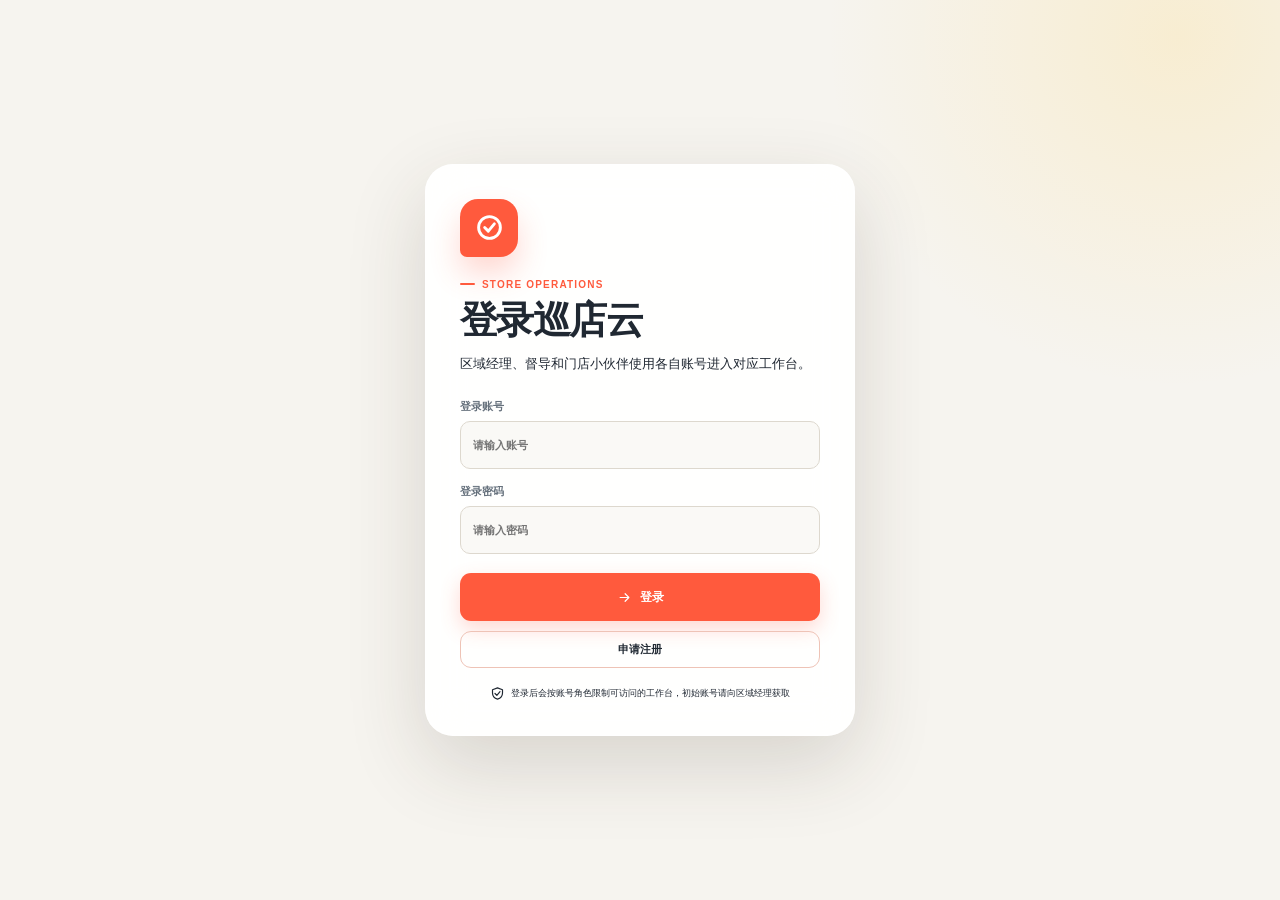
<file: index.html>
<!doctype html>
<html lang="zh-CN">
  <head>
    <meta charset="UTF-8" />
    <meta
      name="viewport"
      content="width=device-width, initial-scale=1.0, viewport-fit=cover"
    />
    <meta
      name="description"
      content="巡店云：面向巴布豆商丘区域区域经理、督导和门店小伙伴的门店巡检与任务协同应用。"
    />
    <meta name="theme-color" content="#ff5a3d" />
    <meta name="mobile-web-app-capable" content="yes" />
    <meta name="apple-mobile-web-app-capable" content="yes" />
    <meta name="apple-mobile-web-app-title" content="巡店云" />
    <meta name="apple-mobile-web-app-status-bar-style" content="default" />
    <link rel="icon" href="./icon.svg" type="image/svg+xml" />
    <link rel="apple-touch-icon" href="./icon-192.png" />
    <link rel="manifest" href="./manifest.webmanifest" />
    <link rel="stylesheet" href="./styles.css?v=2026.11.26.42" />
    <title>巡店云 · 巴布豆门店运营</title>
  </head>
  <body>
    <div id="app" aria-live="polite" aria-busy="true">
      <div class="boot-screen" role="status" aria-label="巡店云正在加载">
        <img src="./icon-192.png" alt="" />
        <div>
          <strong>巡店云</strong>
          <span>正在加载门店数据…</span>
        </div>
        <i class="boot-spinner"></i>
      </div>
    </div>
    <div id="network-badge" class="network-badge" hidden>
      离线模式 · 操作保存在本机
    </div>
    <div id="camera-root"></div>
    <div id="modal-root"></div>
    <div id="drawer-root"></div>
    <div id="toast-root" class="toast-root" aria-live="assertive"></div>

    <script>
      window.XUNDIAN_CLOUD_API_BASE =
        /(\.tcloudbase\.com|\.tcloudbaseapp\.com)$/.test(location.hostname)
          ? `${location.origin}/api`
          : "";
    </script>
    <script src="./app.js?v=2026.11.26.42"></script>
    <noscript>请启用 JavaScript 后使用巡店云。</noscript>
  </body>
</html>
</file>
<file: styles.css>
:root {
  --bg: #f6f4ef;
  --surface: #ffffff;
  --surface-soft: #fbfaf7;
  --surface-strong: #f2efe7;
  --ink: #202832;
  --ink-soft: #66717c;
  --ink-faint: #929ba4;
  --line: #e8e4dc;
  --brand: #ff5a3d;
  --brand-dark: #dc3f26;
  --brand-soft: #fff0ec;
  --yellow: #ffd15c;
  --yellow-soft: #fff7d9;
  --green: #2ca56f;
  --green-soft: #eaf8f1;
  --blue: #4c83e8;
  --blue-soft: #edf3ff;
  --red: #e4483e;
  --red-soft: #fff0ef;
  --orange: #f59b2d;
  --orange-soft: #fff5e9;
  --purple: #7a63d8;
  --purple-soft: #f1eeff;
  --sidebar: #202832;
  --sidebar-muted: #9ba4ae;
  --shadow-sm: 0 2px 12px rgba(32, 40, 50, 0.05);
  --shadow-md: 0 14px 40px rgba(32, 40, 50, 0.09);
  --shadow-lg: 0 28px 80px rgba(32, 40, 50, 0.18);
  --radius-sm: 10px;
  --radius-md: 16px;
  --radius-lg: 22px;
  --radius-xl: 30px;
  --font:
    "PingFang SC", "Microsoft YaHei", "Noto Sans SC", "Helvetica Neue",
    Arial, sans-serif;
}

* {
  box-sizing: border-box;
}

html {
  min-width: 320px;
  background: var(--bg);
}

body {
  margin: 0;
  color: var(--ink);
  background:
    radial-gradient(circle at 92% 4%, rgba(255, 209, 92, 0.2), transparent 24%),
    var(--bg);
  font-family: var(--font);
  font-size: 14px;
  -webkit-font-smoothing: antialiased;
  -webkit-tap-highlight-color: transparent;
}

button,
a,
input,
select,
textarea {
  touch-action: manipulation;
}

button,
input,
select,
textarea {
  color: inherit;
  font: inherit;
}

button,
select {
  cursor: pointer;
}

button {
  border: 0;
}

a {
  color: inherit;
  text-decoration: none;
}

svg {
  display: block;
}

.boot-screen {
  min-height: 100vh;
  display: flex;
  align-items: center;
  justify-content: center;
  gap: 15px;
  padding: 24px;
  background:
    radial-gradient(circle at 75% 18%, rgba(255, 209, 92, 0.2), transparent 28%),
    var(--bg);
}

.boot-screen img {
  width: 58px;
  height: 58px;
  border-radius: 16px;
  box-shadow: 0 10px 24px rgba(255, 90, 69, 0.22);
}

.boot-screen strong {
  display: block;
  font-size: 18px;
}

.boot-screen span {
  display: block;
  margin-top: 4px;
  color: var(--ink-soft);
  font-size: 10px;
}

.boot-spinner {
  width: 18px;
  height: 18px;
  margin-left: 10px;
  border: 2px solid rgba(255, 90, 69, 0.2);
  border-top-color: var(--brand);
  border-radius: 50%;
  animation: boot-spin 700ms linear infinite;
}

.network-badge {
  position: fixed;
  z-index: 45;
  top: calc(78px + env(safe-area-inset-top));
  left: 50%;
  padding: 7px 12px;
  color: #604400;
  background: var(--yellow);
  border-radius: 20px;
  box-shadow: var(--shadow-sm);
  font-size: 9px;
  font-weight: 700;
  transform: translateX(-50%);
}

.native-app a[href="./xundian-cloud.apk"] {
  display: none !important;
}

@keyframes boot-spin {
  to {
    transform: rotate(360deg);
  }
}

::selection {
  color: #fff;
  background: var(--brand);
}

.icon {
  width: 18px;
  height: 18px;
  flex: 0 0 auto;
  stroke: currentColor;
  stroke-width: 1.9;
  stroke-linecap: round;
  stroke-linejoin: round;
  fill: none;
}

.icon-sm {
  width: 15px;
  height: 15px;
}

.icon-lg {
  width: 22px;
  height: 22px;
}

.app-shell {
  min-height: 100vh;
  display: grid;
  grid-template-columns: 246px minmax(0, 1fr);
}

.sidebar {
  position: sticky;
  top: 0;
  z-index: 20;
  height: 100vh;
  display: flex;
  flex-direction: column;
  padding: 24px 18px 18px;
  color: #fff;
  background:
    radial-gradient(circle at 20% 4%, rgba(255, 209, 92, 0.13), transparent 25%),
    var(--sidebar);
  overflow-x: hidden;
  overflow-y: auto;
}

.sidebar::after {
  position: absolute;
  right: -74px;
  bottom: 70px;
  width: 180px;
  height: 180px;
  border: 1px solid rgba(255, 255, 255, 0.06);
  border-radius: 50%;
  box-shadow:
    0 0 0 28px rgba(255, 255, 255, 0.025),
    0 0 0 58px rgba(255, 255, 255, 0.018);
  content: "";
  pointer-events: none;
}

.brand {
  display: flex;
  align-items: center;
  gap: 11px;
  padding: 2px 7px 25px;
  color: #fff;
  position: relative;
  z-index: 1;
}

.brand-mark {
  width: 38px;
  height: 38px;
  display: grid;
  place-items: center;
  color: #fff;
  background: linear-gradient(145deg, #ff7357, var(--brand));
  border-radius: 12px 12px 12px 5px;
  box-shadow: 0 8px 22px rgba(255, 90, 61, 0.32);
}

.brand-mark .icon {
  width: 23px;
  height: 23px;
  stroke-width: 2.2;
}

.brand-name {
  font-size: 18px;
  font-weight: 800;
  letter-spacing: 0.02em;
}

.brand-name span {
  color: var(--yellow);
}

.brand-caption {
  margin-top: 3px;
  color: var(--sidebar-muted);
  font-size: 10px;
  letter-spacing: 0.08em;
  text-transform: uppercase;
}

.workspace-pill {
  position: relative;
  z-index: 1;
  display: flex;
  align-items: center;
  gap: 10px;
  min-height: 53px;
  margin-bottom: 20px;
  padding: 10px 11px;
  color: #e8eaed;
  background: rgba(255, 255, 255, 0.07);
  border: 1px solid rgba(255, 255, 255, 0.07);
  border-radius: 14px;
}

.workspace-logo {
  width: 31px;
  height: 31px;
  display: grid;
  place-items: center;
  flex: 0 0 auto;
  color: #3e2b01;
  background: var(--yellow);
  border-radius: 9px;
  font-size: 13px;
  font-weight: 900;
}

.workspace-meta {
  min-width: 0;
  flex: 1;
}

.workspace-name {
  overflow: hidden;
  font-size: 12px;
  font-weight: 650;
  text-overflow: ellipsis;
  white-space: nowrap;
}

.workspace-sub {
  margin-top: 3px;
  color: var(--sidebar-muted);
  font-size: 10px;
}

.workspace-pill .icon {
  color: var(--sidebar-muted);
}

.nav-label {
  padding: 0 11px 8px;
  color: #7e8893;
  font-size: 10px;
  font-weight: 700;
  letter-spacing: 0.12em;
}

.sidebar-nav {
  position: relative;
  z-index: 1;
  display: flex;
  flex-direction: column;
  gap: 4px;
}

.nav-item {
  position: relative;
  width: 100%;
  min-height: 44px;
  display: flex;
  align-items: center;
  gap: 12px;
  padding: 0 12px;
  color: #aeb6bf;
  background: transparent;
  border-radius: 12px;
  text-align: left;
  transition:
    color 160ms ease,
    background 160ms ease,
    transform 160ms ease;
}

.nav-item:hover {
  color: #fff;
  background: rgba(255, 255, 255, 0.06);
}

.nav-item.active {
  color: #fff;
  background: rgba(255, 255, 255, 0.1);
  font-weight: 650;
}

.nav-item.active::before {
  position: absolute;
  left: -18px;
  width: 4px;
  height: 23px;
  background: var(--brand);
  border-radius: 0 4px 4px 0;
  content: "";
}

.nav-item .nav-count {
  min-width: 21px;
  margin-left: auto;
  padding: 2px 6px;
  color: #fff;
  background: var(--brand);
  border-radius: 20px;
  font-size: 10px;
  font-weight: 800;
  text-align: center;
}

.sidebar-footer {
  position: relative;
  z-index: 1;
  margin-top: auto;
}

.sidebar-help {
  padding: 15px;
  margin-bottom: 15px;
  background: linear-gradient(
    145deg,
    rgba(255, 209, 92, 0.15),
    rgba(255, 255, 255, 0.05)
  );
  border: 1px solid rgba(255, 209, 92, 0.13);
  border-radius: 15px;
}

.help-icon {
  width: 30px;
  height: 30px;
  display: grid;
  place-items: center;
  margin-bottom: 9px;
  color: #453208;
  background: var(--yellow);
  border-radius: 9px;
}

.sidebar-help strong {
  display: block;
  margin-bottom: 4px;
  color: #fff;
  font-size: 12px;
}

.sidebar-help p {
  margin: 0;
  color: #9fa8b2;
  font-size: 10px;
  line-height: 1.6;
}

.sidebar-user {
  display: flex;
  align-items: center;
  gap: 9px;
  padding: 10px 8px 2px;
  border-top: 1px solid rgba(255, 255, 255, 0.08);
}

.sidebar-user .avatar {
  width: 32px;
  height: 32px;
}

.sidebar-user-copy {
  min-width: 0;
  flex: 1;
}

.sidebar-user-name {
  color: #f4f5f6;
  font-size: 12px;
  font-weight: 650;
}

.sidebar-user-role {
  margin-top: 2px;
  color: var(--sidebar-muted);
  font-size: 10px;
}

.main-shell {
  min-width: 0;
}

.topbar {
  position: sticky;
  top: 0;
  z-index: 15;
  height: 70px;
  display: flex;
  align-items: center;
  gap: 22px;
  padding: 0 34px;
  background: rgba(246, 244, 239, 0.88);
  border-bottom: 1px solid rgba(232, 228, 220, 0.72);
  backdrop-filter: blur(18px);
}

.icon-button.mobile-menu-button {
  display: none;
}

.topbar-breadcrumb {
  min-width: 180px;
}

.topbar-breadcrumb small {
  display: block;
  margin-bottom: 4px;
  color: var(--ink-faint);
  font-size: 10px;
}

.topbar-breadcrumb strong {
  font-size: 14px;
  font-weight: 750;
}

.topbar-search {
  width: min(360px, 35vw);
  height: 38px;
  display: flex;
  align-items: center;
  gap: 9px;
  margin-left: auto;
  padding: 0 13px;
  color: var(--ink-faint);
  background: rgba(255, 255, 255, 0.8);
  border: 1px solid var(--line);
  border-radius: 12px;
  transition:
    border-color 160ms ease,
    box-shadow 160ms ease;
}

.topbar-search:focus-within {
  border-color: rgba(255, 90, 61, 0.45);
  box-shadow: 0 0 0 4px rgba(255, 90, 61, 0.08);
}

.topbar-search input {
  width: 100%;
  min-width: 0;
  padding: 0;
  background: transparent;
  border: 0;
  outline: 0;
  font-size: 12px;
}

.topbar-search kbd {
  padding: 2px 6px;
  color: #a0a7ad;
  background: #f2f1ed;
  border: 1px solid #e7e4dd;
  border-radius: 5px;
  font-family: var(--font);
  font-size: 9px;
  white-space: nowrap;
}

.top-actions {
  display: flex;
  align-items: center;
  gap: 9px;
}

.icon-button {
  width: 38px;
  height: 38px;
  display: grid;
  place-items: center;
  color: var(--ink-soft);
  background: rgba(255, 255, 255, 0.8);
  border: 1px solid var(--line);
  border-radius: 11px;
  transition:
    color 160ms ease,
    background 160ms ease,
    transform 160ms ease;
}

.icon-button:hover {
  color: var(--brand);
  background: #fff;
  transform: translateY(-1px);
}

.version-update-entry {
  min-height: 38px;
  display: inline-flex;
  align-items: center;
  gap: 6px;
  padding: 0 12px;
  color: var(--brand-strong);
  background: var(--brand-soft);
  border: 1px solid color-mix(in srgb, var(--brand) 20%, var(--line));
  border-radius: 11px;
  font-size: 11px;
  font-weight: 700;
  white-space: nowrap;
}

.version-update-entry:hover {
  background: #ffe3dd;
}

.notification-button {
  position: relative;
}

.notification-dot {
  position: absolute;
  top: 8px;
  right: 9px;
  width: 6px;
  height: 6px;
  background: var(--brand);
  border: 1.5px solid #fff;
  border-radius: 50%;
}

.role-switcher {
  position: relative;
}

.store-portal-actions {
  display: flex;
  align-items: center;
  gap: 8px;
}

.logout-text-button {
  height: 34px;
  padding: 0 11px;
  color: var(--ink-soft);
  background: #fff;
  border: 1px solid var(--line);
  border-radius: 10px;
  font: inherit;
  font-size: 10px;
  font-weight: 700;
  cursor: pointer;
}

.logout-text-button:hover {
  color: var(--brand-strong);
  border-color: color-mix(in srgb, var(--brand) 28%, var(--line));
}

.role-select {
  height: 38px;
  max-width: 142px;
  padding: 0 32px 0 12px;
  color: var(--ink);
  background: #fff
    url("data:image/svg+xml,%3Csvg xmlns='http://www.w3.org/2000/svg' width='12' height='12' viewBox='0 0 24 24' fill='none' stroke='%2366717c' stroke-width='2'%3E%3Cpath d='m6 9 6 6 6-6'/%3E%3C/svg%3E")
    no-repeat right 11px center;
  border: 1px solid var(--line);
  border-radius: 11px;
  outline: 0;
  appearance: none;
  font-size: 11px;
  font-weight: 650;
}

.role-switcher-locked {
  height: 38px;
  display: inline-flex;
  align-items: center;
  gap: 7px;
  padding: 0 12px;
  color: var(--muted);
  background: #fff;
  border: 1px solid var(--line);
  border-radius: 11px;
  font-size: 11px;
  font-weight: 650;
  white-space: nowrap;
}

.role-preview-exit {
  height: 38px;
  display: inline-flex;
  align-items: center;
  gap: 6px;
  padding: 0 12px;
  color: var(--brand-strong);
  background: var(--brand-soft);
  border: 1px solid color-mix(in srgb, var(--brand) 24%, transparent);
  border-radius: 11px;
  font: inherit;
  font-size: 11px;
  font-weight: 700;
  white-space: nowrap;
  cursor: pointer;
}

.table-action-group {
  display: flex;
  align-items: center;
  gap: 6px;
  white-space: nowrap;
}

.execution-photo-actions {
  display: flex;
  align-items: center;
  flex-wrap: wrap;
  gap: 8px;
}

.execution-photo-actions .form-hint {
  width: 100%;
  margin: 2px 0 0;
}

.feedback-form {
  display: grid;
  gap: 12px;
  padding: 16px;
  background: var(--soft);
  border: 1px solid var(--line);
  border-radius: 14px;
}

.feedback-history {
  margin-top: 20px;
}

#feedbackList {
  display: grid;
  gap: 10px;
  margin-top: 10px;
}

.feedback-item {
  padding: 14px;
  background: #fff;
  border: 1px solid var(--line);
  border-radius: 13px;
}

.feedback-item-head {
  display: flex;
  align-items: flex-start;
  justify-content: space-between;
  gap: 12px;
}

.feedback-item-head strong,
.feedback-item-head span {
  display: block;
}

.feedback-item-head > div > span,
.feedback-item > small {
  margin-top: 3px;
  color: var(--muted);
  font-size: 9px;
}

.feedback-item > p {
  margin: 10px 0;
  color: var(--ink-soft);
  font-size: 12px;
  line-height: 1.7;
  white-space: pre-wrap;
}

.feedback-reply {
  display: grid;
  gap: 4px;
  margin-top: 10px;
  padding: 10px 12px;
  background: var(--green-soft);
  border-radius: 10px;
  font-size: 11px;
}

.feedback-reply span {
  color: var(--ink-soft);
  line-height: 1.6;
}

.learning-center,
.mobile-learning {
  display: grid;
  gap: 18px;
}

.mobile-learning.store-mobile-content {
  padding-bottom: calc(120px + env(safe-area-inset-bottom));
}

.learning-plan-section {
  display: grid;
  gap: 10px;
}

.learning-plan-grid {
  display: grid;
  grid-template-columns: repeat(2, minmax(0, 1fr));
  gap: 12px;
}

.learning-plan-card {
  padding: 16px;
  background: #fff;
  border: 1px solid var(--line);
  border-radius: 15px;
}

.learning-plan-head {
  display: flex;
  align-items: flex-start;
  gap: 10px;
}

.learning-plan-icon {
  width: 36px;
  height: 36px;
  display: grid;
  place-items: center;
  flex: 0 0 auto;
  color: var(--brand-strong);
  background: var(--brand-soft);
  border-radius: 10px;
}

.learning-plan-head h3 {
  margin: 1px 0 4px;
  font-size: 13px;
}

.learning-plan-head p {
  margin: 0;
  color: var(--muted);
  font-size: 10px;
  line-height: 1.5;
}

.learning-plan-progress {
  height: 5px;
  margin: 13px 0 8px;
  overflow: hidden;
  background: #f0ede7;
  border-radius: 999px;
}

.learning-plan-progress span {
  display: block;
  height: 100%;
  background: var(--brand);
  border-radius: inherit;
}

.learning-plan-meta {
  display: flex;
  align-items: center;
  justify-content: space-between;
  gap: 8px;
  color: var(--muted);
  font-size: 9px;
}

.learning-hero {
  display: flex;
  align-items: center;
  justify-content: space-between;
  gap: 20px;
  padding: 24px;
  color: #fff;
  background:
    radial-gradient(circle at 85% 15%, rgba(255, 255, 255, 0.22), transparent 30%),
    linear-gradient(125deg, #ff5a3d, #ff865f);
  border-radius: 20px;
}

.learning-hero h2 {
  margin: 4px 0 6px;
  color: #fff;
  font-size: 25px;
}

.learning-hero p,
.learning-hero .eyebrow {
  margin: 0;
  color: rgba(255, 255, 255, 0.82);
}

.learning-progress-ring {
  width: 88px;
  height: 88px;
  display: grid;
  place-content: center;
  flex: 0 0 auto;
  text-align: center;
  background: rgba(255, 255, 255, 0.16);
  border: 1px solid rgba(255, 255, 255, 0.35);
  border-radius: 50%;
}

.learning-progress-ring strong {
  font-size: 22px;
}

.learning-progress-ring span {
  margin-top: 2px;
  font-size: 9px;
  opacity: 0.82;
}

.learning-course-grid {
  display: grid;
  grid-template-columns: repeat(2, minmax(0, 1fr));
  gap: 12px;
}

.learning-course-card {
  padding: 18px;
  background: #fff;
  border: 1px solid var(--line);
  border-radius: 16px;
  box-shadow: 0 10px 30px rgba(48, 40, 29, 0.05);
}

.learning-course-icon {
  width: 38px;
  height: 38px;
  display: grid;
  place-items: center;
  margin-bottom: 12px;
  color: var(--brand-strong);
  background: var(--brand-soft);
  border-radius: 11px;
}

.learning-course-card h3 {
  margin: 9px 0 6px;
  font-size: 15px;
}

.learning-course-card p {
  min-height: 38px;
  margin: 0;
  color: var(--muted);
  font-size: 11px;
  line-height: 1.65;
}

.learning-course-meta {
  display: flex;
  align-items: center;
  justify-content: space-between;
  gap: 10px;
  margin-top: 14px;
}

.learning-course-meta > span {
  display: flex;
  align-items: center;
  gap: 5px;
  color: var(--muted);
  font-size: 9px;
}

.learning-exam-card {
  display: flex;
  align-items: center;
  justify-content: space-between;
  gap: 20px;
  padding: 20px;
  background: linear-gradient(130deg, #f2f7ff, #fff);
  border: 1px solid #dce8fb;
  border-radius: 17px;
}

.learning-exam-card h3 {
  margin: 8px 0 4px;
}

.learning-exam-card p {
  margin: 0;
  color: var(--muted);
  font-size: 11px;
}

.learning-article {
  display: grid;
  gap: 18px;
}

.learning-article section {
  display: grid;
  grid-template-columns: 38px 1fr;
  gap: 12px;
}

.learning-article section > span {
  width: 34px;
  height: 34px;
  display: grid;
  place-items: center;
  color: var(--brand-strong);
  background: var(--brand-soft);
  border-radius: 10px;
  font-size: 10px;
  font-weight: 750;
}

.learning-article h3 {
  margin: 4px 0;
}

.learning-article p {
  margin: 0;
  color: var(--ink-soft);
  font-size: 12px;
  line-height: 1.8;
}

.exam-question-list {
  display: grid;
  gap: 16px;
}

.exam-question {
  display: grid;
  gap: 8px;
  padding: 15px;
  border: 1px solid var(--line);
  border-radius: 13px;
}

.exam-question legend {
  display: flex;
  align-items: center;
  gap: 8px;
  padding: 0 4px;
  color: var(--ink);
  font-size: 12px;
  font-weight: 700;
}

.exam-question legend span {
  width: 24px;
  height: 24px;
  display: grid;
  place-items: center;
  color: #fff;
  background: var(--brand);
  border-radius: 50%;
  font-size: 9px;
}

.exam-question label {
  display: flex;
  align-items: center;
  gap: 8px;
  padding: 9px 11px;
  background: var(--soft);
  border-radius: 9px;
  color: var(--ink-soft);
  font-size: 11px;
  cursor: pointer;
}

@media (max-width: 700px) {
  .learning-hero {
    padding: 20px;
  }

  .learning-course-grid {
    grid-template-columns: 1fr;
  }

  .learning-plan-grid {
    grid-template-columns: 1fr;
  }

  .learning-exam-card {
    align-items: stretch;
    flex-direction: column;
  }
}

.muted-text {
  color: var(--muted);
  font-size: 9px;
}

.avatar {
  width: 38px;
  height: 38px;
  display: grid;
  place-items: center;
  flex: 0 0 auto;
  color: #4a3406;
  background:
    linear-gradient(145deg, rgba(255, 255, 255, 0.45), transparent),
    var(--yellow);
  border: 2px solid #fff;
  border-radius: 50%;
  box-shadow: 0 3px 10px rgba(32, 40, 50, 0.1);
  font-size: 12px;
  font-weight: 800;
}

.avatar.avatar-green {
  color: #17573a;
  background: #b9ecd2;
}

.avatar.avatar-blue {
  color: #244c8d;
  background: #c6dafb;
}

.avatar.avatar-pink {
  color: #7e2f2d;
  background: #ffd0cd;
}

.content {
  width: 100%;
  max-width: 1540px;
  margin: 0 auto;
  padding: 31px 34px 52px;
}

.page-header {
  display: flex;
  align-items: flex-end;
  justify-content: space-between;
  gap: 24px;
  margin-bottom: 24px;
}

.page-heading h1 {
  margin: 5px 0 7px;
  font-size: clamp(25px, 2.2vw, 32px);
  line-height: 1.2;
  letter-spacing: -0.03em;
}

.page-heading p {
  margin: 0;
  color: var(--ink-soft);
  font-size: 13px;
  line-height: 1.7;
}

.eyebrow {
  display: flex;
  align-items: center;
  gap: 7px;
  color: var(--brand);
  font-size: 10px;
  font-weight: 800;
  letter-spacing: 0.12em;
  text-transform: uppercase;
}

.eyebrow::before {
  width: 15px;
  height: 2px;
  background: currentColor;
  border-radius: 2px;
  content: "";
}

.header-actions {
  display: flex;
  align-items: center;
  justify-content: flex-end;
  flex-wrap: wrap;
  gap: 9px;
  max-width: 100%;
  flex: 0 0 auto;
}

.header-actions .button,
.header-actions select {
  flex: 0 0 auto;
  white-space: nowrap;
}

.header-actions select {
  width: auto;
}

.button {
  min-height: 40px;
  display: inline-flex;
  align-items: center;
  justify-content: center;
  gap: 8px;
  padding: 0 15px;
  border: 1px solid transparent;
  border-radius: 11px;
  font-size: 12px;
  font-weight: 700;
  transition:
    transform 160ms ease,
    box-shadow 160ms ease,
    background 160ms ease;
}

.button:hover {
  transform: translateY(-1px);
}

.button:disabled {
  cursor: not-allowed;
  opacity: 0.5;
  transform: none;
}

.button:active {
  transform: translateY(0);
}

.button-primary {
  color: #fff;
  background: var(--brand);
  box-shadow: 0 8px 20px rgba(255, 90, 61, 0.23);
}

.button-primary:hover {
  background: var(--brand-dark);
  box-shadow: 0 10px 25px rgba(255, 90, 61, 0.28);
}

.button-secondary {
  color: var(--ink);
  background: #fff;
  border-color: var(--line);
}

.button-secondary:hover {
  border-color: #d4cfc5;
  box-shadow: var(--shadow-sm);
}

.button-ghost {
  color: var(--ink-soft);
  background: transparent;
}

.button-ghost:hover {
  color: var(--ink);
  background: var(--surface-strong);
}

.button-danger {
  color: var(--red);
  background: var(--red-soft);
}

.button-success {
  color: #fff;
  background: var(--green);
}

.button-sm {
  min-height: 32px;
  padding: 0 11px;
  border-radius: 9px;
  font-size: 11px;
}

.button-block {
  width: 100%;
}

.dashboard-grid {
  display: grid;
  grid-template-columns: minmax(0, 1.75fr) minmax(300px, 0.85fr);
  gap: 18px;
}

.dashboard-main,
.dashboard-aside {
  min-width: 0;
  display: flex;
  flex-direction: column;
  gap: 18px;
}

.hero-banner {
  position: relative;
  min-height: 160px;
  display: flex;
  align-items: center;
  overflow: hidden;
  padding: 27px 31px;
  color: #fff;
  background:
    radial-gradient(circle at 83% 20%, rgba(255, 255, 255, 0.14), transparent 24%),
    linear-gradient(118deg, #24303b, #1c242d);
  border-radius: var(--radius-lg);
  box-shadow: 0 16px 34px rgba(32, 40, 50, 0.14);
}

.hero-banner::before {
  position: absolute;
  right: 180px;
  bottom: -78px;
  width: 230px;
  height: 230px;
  border: 1px solid rgba(255, 255, 255, 0.07);
  border-radius: 50%;
  box-shadow:
    0 0 0 32px rgba(255, 255, 255, 0.025),
    0 0 0 72px rgba(255, 255, 255, 0.015);
  content: "";
}

.hero-copy {
  position: relative;
  z-index: 2;
  max-width: 520px;
}

.hero-kicker {
  display: flex;
  align-items: center;
  gap: 7px;
  margin-bottom: 10px;
  color: #ffd77a;
  font-size: 10px;
  font-weight: 750;
  letter-spacing: 0.08em;
}

.hero-banner h2 {
  margin: 0 0 9px;
  font-size: clamp(21px, 2vw, 27px);
  letter-spacing: -0.02em;
}

.hero-banner p {
  max-width: 480px;
  margin: 0;
  color: #b2bbc4;
  font-size: 12px;
  line-height: 1.75;
}

.hero-actions {
  display: flex;
  align-items: center;
  gap: 9px;
  margin-top: 18px;
}

.hero-actions .button-primary {
  color: #2b2105;
  background: var(--yellow);
  box-shadow: 0 9px 22px rgba(255, 209, 92, 0.2);
}

.hero-actions .button-primary:hover {
  background: #ffda72;
}

.hero-actions .button-ghost {
  color: #e5e7e9;
  background: rgba(255, 255, 255, 0.08);
}

.hero-art {
  position: absolute;
  z-index: 1;
  right: 28px;
  bottom: 18px;
  width: 182px;
  height: 128px;
  transform: rotate(-3deg);
}

.hero-store-card {
  position: absolute;
  right: 0;
  bottom: 0;
  width: 150px;
  height: 104px;
  padding: 15px;
  color: var(--ink);
  background: #fffaf0;
  border-radius: 14px 14px 6px 14px;
  box-shadow: 0 14px 30px rgba(0, 0, 0, 0.2);
}

.hero-store-stripe {
  width: 80%;
  height: 7px;
  margin-bottom: 11px;
  background: var(--brand);
  border-radius: 4px;
}

.hero-store-line {
  width: 93%;
  height: 6px;
  margin-bottom: 7px;
  background: #ded8cc;
  border-radius: 4px;
}

.hero-store-line.short {
  width: 64%;
}

.hero-store-badge {
  position: absolute;
  right: 12px;
  bottom: 11px;
  width: 29px;
  height: 29px;
  display: grid;
  place-items: center;
  color: #fff;
  background: var(--green);
  border-radius: 50%;
}

.hero-paw {
  position: absolute;
  top: -4px;
  right: 22px;
  width: 56px;
  height: 56px;
  display: grid;
  place-items: center;
  color: #453208;
  background: var(--yellow);
  border-radius: 50% 50% 50% 14px;
  box-shadow: 0 10px 24px rgba(255, 209, 92, 0.2);
  transform: rotate(6deg);
}

.hero-paw .icon {
  width: 29px;
  height: 29px;
  stroke-width: 2.1;
}

.kpi-grid {
  display: grid;
  grid-template-columns: repeat(4, minmax(0, 1fr));
  gap: 12px;
}

.stat-card {
  position: relative;
  min-width: 0;
  padding: 17px 16px 15px;
  background: var(--surface);
  border: 1px solid rgba(232, 228, 220, 0.86);
  border-radius: var(--radius-md);
  box-shadow: var(--shadow-sm);
  overflow: hidden;
}

.stat-card::after {
  position: absolute;
  right: -28px;
  bottom: -40px;
  width: 88px;
  height: 88px;
  background: var(--tint, var(--brand-soft));
  border-radius: 50%;
  content: "";
  opacity: 0.6;
}

.stat-head {
  display: flex;
  align-items: center;
  justify-content: space-between;
  gap: 8px;
  color: var(--ink-soft);
  font-size: 11px;
}

.stat-icon {
  width: 29px;
  height: 29px;
  display: grid;
  place-items: center;
  color: var(--accent, var(--brand));
  background: var(--tint, var(--brand-soft));
  border-radius: 9px;
}

.stat-number-row {
  position: relative;
  z-index: 1;
  display: flex;
  align-items: flex-end;
  gap: 4px;
  margin: 13px 0 6px;
}

.stat-value {
  font-size: 27px;
  font-weight: 850;
  line-height: 1;
  letter-spacing: -0.05em;
}

.stat-unit {
  padding-bottom: 2px;
  color: var(--ink-faint);
  font-size: 10px;
}

.stat-foot {
  position: relative;
  z-index: 1;
  display: flex;
  align-items: center;
  gap: 5px;
  color: var(--ink-faint);
  font-size: 10px;
}

.trend {
  display: inline-flex;
  align-items: center;
  gap: 2px;
  font-weight: 750;
}

.trend.up {
  color: var(--green);
}

.trend.down {
  color: var(--red);
}

.trend .icon {
  width: 11px;
  height: 11px;
}

.panel {
  background: var(--surface);
  border: 1px solid rgba(232, 228, 220, 0.86);
  border-radius: var(--radius-lg);
  box-shadow: var(--shadow-sm);
}

.panel-header {
  display: flex;
  align-items: flex-start;
  justify-content: space-between;
  gap: 20px;
  padding: 20px 21px 0;
}

.panel-heading h3 {
  margin: 0;
  font-size: 15px;
  font-weight: 800;
  letter-spacing: -0.01em;
}

.panel-heading p {
  margin: 5px 0 0;
  color: var(--ink-faint);
  font-size: 10px;
}

.panel-link {
  display: inline-flex;
  align-items: center;
  gap: 4px;
  padding: 5px 0;
  color: var(--ink-soft);
  background: transparent;
  font-size: 10px;
  font-weight: 650;
}

.panel-link:hover {
  color: var(--brand);
}

.panel-body {
  padding: 18px 21px 21px;
}

.task-list {
  display: flex;
  flex-direction: column;
}

.task-list-item {
  display: grid;
  grid-template-columns: 46px minmax(0, 1fr) auto;
  align-items: center;
  gap: 13px;
  padding: 14px 0;
  border-top: 1px solid #f0ede7;
}

.task-list-item:first-child {
  padding-top: 1px;
  border-top: 0;
}

.date-block {
  width: 45px;
  height: 50px;
  display: flex;
  flex-direction: column;
  align-items: center;
  justify-content: center;
  color: var(--ink-soft);
  background: #f7f5f0;
  border-radius: 11px;
}

.date-block strong {
  color: var(--ink);
  font-size: 17px;
  line-height: 1;
}

.date-block span {
  margin-top: 4px;
  font-size: 9px;
}

.task-copy {
  min-width: 0;
}

.task-title-row {
  display: flex;
  align-items: center;
  gap: 8px;
}

.task-title {
  overflow: hidden;
  font-size: 12px;
  font-weight: 720;
  text-overflow: ellipsis;
  white-space: nowrap;
}

.task-meta {
  display: flex;
  align-items: center;
  gap: 10px;
  margin-top: 6px;
  color: var(--ink-faint);
  font-size: 10px;
}

.task-meta span {
  display: inline-flex;
  align-items: center;
  gap: 4px;
}

.task-action {
  white-space: nowrap;
}

.badge {
  display: inline-flex;
  align-items: center;
  justify-content: center;
  gap: 4px;
  min-height: 22px;
  padding: 0 8px;
  color: var(--ink-soft);
  background: #f2f0eb;
  border-radius: 20px;
  font-size: 9px;
  font-weight: 700;
  white-space: nowrap;
}

.badge::before {
  width: 5px;
  height: 5px;
  background: currentColor;
  border-radius: 50%;
  content: "";
}

.badge.neutral {
  color: #707985;
  background: #f2f0eb;
}

.badge.urgent {
  color: var(--red);
  background: var(--red-soft);
}

.badge.warning {
  color: var(--orange);
  background: var(--orange-soft);
}

.badge.success {
  color: var(--green);
  background: var(--green-soft);
}

.badge.info {
  color: var(--blue);
  background: var(--blue-soft);
}

.badge.purple {
  color: var(--purple);
  background: var(--purple-soft);
}

.badge.no-dot::before {
  display: none;
}

.score-card {
  position: relative;
  overflow: hidden;
}

.score-card::after {
  position: absolute;
  right: -45px;
  bottom: -55px;
  width: 160px;
  height: 160px;
  background: radial-gradient(circle, rgba(255, 209, 92, 0.25), transparent 68%);
  content: "";
  pointer-events: none;
}

.score-overview {
  display: flex;
  align-items: center;
  gap: 20px;
  padding: 20px 21px 18px;
}

.donut {
  --value: 86;
  --size: 116px;
  width: var(--size);
  height: var(--size);
  display: grid;
  place-items: center;
  flex: 0 0 auto;
  background: conic-gradient(
    var(--brand) calc(var(--value) * 1%),
    #f0ede7 0
  );
  border-radius: 50%;
}

.donut-center {
  width: 86px;
  height: 86px;
  display: flex;
  flex-direction: column;
  align-items: center;
  justify-content: center;
  background: #fff;
  border-radius: 50%;
  box-shadow: inset 0 0 0 1px #f3f0ea;
}

.donut-center strong {
  font-size: 25px;
  font-weight: 850;
  line-height: 1;
}

.donut-center span {
  margin-top: 4px;
  color: var(--ink-faint);
  font-size: 9px;
}

.score-copy {
  min-width: 0;
}

.score-copy h3 {
  margin: 0 0 7px;
  font-size: 15px;
  font-weight: 800;
}

.score-copy p {
  margin: 0;
  color: var(--ink-soft);
  font-size: 10px;
  line-height: 1.7;
}

.score-copy .trend {
  margin-top: 10px;
  font-size: 10px;
}

.score-legend {
  display: grid;
  grid-template-columns: repeat(3, 1fr);
  gap: 7px;
  padding: 0 21px 20px;
}

.legend-item {
  padding: 9px 8px;
  background: #f9f7f3;
  border-radius: 10px;
  text-align: center;
}

.legend-item strong {
  display: block;
  margin-bottom: 2px;
  font-size: 13px;
}

.legend-item span {
  color: var(--ink-faint);
  font-size: 8px;
}

.issue-compact-list {
  display: flex;
  flex-direction: column;
  gap: 10px;
}

.issue-compact {
  display: flex;
  align-items: flex-start;
  gap: 10px;
  padding: 11px;
  background: #faf9f6;
  border: 1px solid #f0ede7;
  border-radius: 12px;
}

.issue-accent {
  width: 3px;
  align-self: stretch;
  flex: 0 0 auto;
  background: var(--orange);
  border-radius: 4px;
}

.issue-accent.high {
  background: var(--red);
}

.issue-accent.low {
  background: var(--blue);
}

.issue-compact-copy {
  min-width: 0;
  flex: 1;
}

.issue-compact-title {
  overflow: hidden;
  font-size: 11px;
  font-weight: 700;
  text-overflow: ellipsis;
  white-space: nowrap;
}

.issue-compact-meta {
  display: flex;
  align-items: center;
  gap: 6px;
  margin-top: 5px;
  color: var(--ink-faint);
  font-size: 9px;
}

.issue-compact-meta .due {
  color: var(--orange);
}

.risk-store-list {
  display: flex;
  flex-direction: column;
}

.risk-store {
  display: flex;
  align-items: center;
  gap: 10px;
  padding: 11px 0;
  border-top: 1px solid #f1eee8;
}

.risk-store:first-child {
  padding-top: 0;
  border-top: 0;
}

.store-mini-mark {
  width: 34px;
  height: 34px;
  display: grid;
  place-items: center;
  flex: 0 0 auto;
  color: var(--brand);
  background: var(--brand-soft);
  border-radius: 10px;
}

.risk-store-copy {
  min-width: 0;
  flex: 1;
}

.risk-store-name {
  overflow: hidden;
  font-size: 11px;
  font-weight: 700;
  text-overflow: ellipsis;
  white-space: nowrap;
}

.risk-store-meta {
  margin-top: 3px;
  color: var(--ink-faint);
  font-size: 9px;
}

.score-mini {
  display: flex;
  align-items: baseline;
  gap: 2px;
  color: var(--red);
  font-size: 15px;
  font-weight: 850;
}

.score-mini span {
  color: var(--ink-faint);
  font-size: 8px;
  font-weight: 500;
}

.filter-row {
  display: flex;
  align-items: center;
  justify-content: space-between;
  gap: 16px;
  margin-bottom: 16px;
}

.chips {
  display: flex;
  align-items: center;
  gap: 7px;
  flex-wrap: wrap;
}

.chip {
  min-height: 32px;
  display: inline-flex;
  align-items: center;
  gap: 6px;
  padding: 0 12px;
  color: var(--ink-soft);
  background: rgba(255, 255, 255, 0.7);
  border: 1px solid var(--line);
  border-radius: 20px;
  font-size: 10px;
  font-weight: 650;
}

.chip:hover {
  color: var(--ink);
  background: #fff;
}

.chip.active {
  color: #fff;
  background: var(--ink);
  border-color: var(--ink);
}

.chip-count {
  min-width: 17px;
  padding: 1px 5px;
  color: inherit;
  background: rgba(0, 0, 0, 0.08);
  border-radius: 20px;
  font-size: 8px;
  text-align: center;
}

.chip.active .chip-count {
  background: rgba(255, 255, 255, 0.16);
}

.inline-search {
  width: 220px;
  height: 35px;
  display: flex;
  align-items: center;
  gap: 8px;
  padding: 0 11px;
  color: var(--ink-faint);
  background: #fff;
  border: 1px solid var(--line);
  border-radius: 10px;
}

.inline-search input {
  width: 100%;
  min-width: 0;
  background: transparent;
  border: 0;
  outline: 0;
  font-size: 10px;
}

.task-cards {
  display: grid;
  grid-template-columns: repeat(2, minmax(0, 1fr));
  gap: 13px;
}

.task-card {
  position: relative;
  padding: 18px;
  background: #fff;
  border: 1px solid var(--line);
  border-radius: var(--radius-md);
  box-shadow: var(--shadow-sm);
  transition:
    transform 160ms ease,
    box-shadow 160ms ease;
  overflow: hidden;
}

.task-card:hover {
  transform: translateY(-2px);
  box-shadow: var(--shadow-md);
}

.task-card::before {
  position: absolute;
  top: 0;
  left: 0;
  width: 100%;
  height: 3px;
  background: var(--tint, var(--brand));
  content: "";
}

.task-card-head {
  display: flex;
  align-items: flex-start;
  justify-content: space-between;
  gap: 12px;
}

.store-badge {
  display: inline-flex;
  align-items: center;
  gap: 5px;
  color: var(--brand);
  font-size: 9px;
  font-weight: 750;
}

.store-badge .icon {
  width: 12px;
  height: 12px;
}

.task-card h3 {
  margin: 11px 0 7px;
  font-size: 15px;
}

.task-card-location {
  display: flex;
  align-items: center;
  gap: 5px;
  color: var(--ink-soft);
  font-size: 10px;
}

.task-card-progress {
  margin-top: 18px;
  padding-top: 14px;
  border-top: 1px solid #f2efe9;
}

.progress-line {
  height: 6px;
  background: #f0ede7;
  border-radius: 5px;
  overflow: hidden;
}

.progress-line > span {
  display: block;
  height: 100%;
  background: linear-gradient(90deg, var(--brand), #ff8a67);
  border-radius: inherit;
}

.progress-meta {
  display: flex;
  align-items: center;
  justify-content: space-between;
  gap: 10px;
  margin-top: 8px;
  color: var(--ink-faint);
  font-size: 9px;
}

.task-card-bottom {
  display: flex;
  align-items: center;
  justify-content: space-between;
  gap: 12px;
  margin-top: 16px;
}

.task-card-actions {
  display: flex;
  align-items: center;
  justify-content: flex-end;
  flex-wrap: wrap;
  gap: 7px;
}

.task-delete-button {
  color: var(--red);
}

.task-delete-button:hover {
  color: #fff;
  background: var(--red);
}

.assignee {
  display: flex;
  align-items: center;
  gap: 6px;
  color: var(--ink-soft);
  font-size: 9px;
}

.assignee .avatar {
  width: 23px;
  height: 23px;
  border-width: 1px;
  font-size: 8px;
}

.empty-state {
  min-height: 280px;
  display: flex;
  flex-direction: column;
  align-items: center;
  justify-content: center;
  padding: 30px;
  color: var(--ink-faint);
  background: rgba(255, 255, 255, 0.6);
  border: 1px dashed #d9d4ca;
  border-radius: var(--radius-lg);
  text-align: center;
}

.empty-icon {
  width: 48px;
  height: 48px;
  display: grid;
  place-items: center;
  margin-bottom: 12px;
  color: var(--ink-soft);
  background: #f2f0eb;
  border-radius: 14px;
}

.empty-state strong {
  color: var(--ink);
  font-size: 13px;
}

.empty-state p {
  max-width: 300px;
  margin: 6px 0 0;
  font-size: 10px;
  line-height: 1.7;
}

.issue-summary-grid {
  display: grid;
  grid-template-columns: repeat(4, minmax(0, 1fr));
  gap: 12px;
  margin-bottom: 16px;
}

.summary-card {
  display: flex;
  align-items: center;
  gap: 11px;
  padding: 14px;
  background: #fff;
  border: 1px solid var(--line);
  border-radius: 13px;
}

.summary-icon {
  width: 35px;
  height: 35px;
  display: grid;
  place-items: center;
  flex: 0 0 auto;
  color: var(--accent, var(--brand));
  background: var(--tint, var(--brand-soft));
  border-radius: 10px;
}

.management-summary-grid {
  display: grid;
  grid-template-columns: repeat(3, minmax(0, 1fr));
  gap: 12px;
  margin-bottom: 16px;
}

.insight-item.has-update {
  background: #fff8e8;
  box-shadow: inset 0 0 0 1px rgba(197, 140, 5, 0.2);
}

.insight-item.has-update .insight-number {
  color: #fff;
  background: var(--orange);
}

.insight-item strong .badge {
  margin-left: 6px;
  vertical-align: middle;
}

.summary-copy strong {
  display: block;
  font-size: 18px;
  line-height: 1;
}

.summary-copy span {
  display: block;
  margin-top: 5px;
  color: var(--ink-faint);
  font-size: 9px;
}

.issue-board {
  display: grid;
  grid-template-columns: repeat(3, minmax(0, 1fr));
  gap: 13px;
  align-items: start;
}

.issue-column {
  min-height: 380px;
  padding: 12px;
  background: rgba(255, 255, 255, 0.52);
  border: 1px solid rgba(232, 228, 220, 0.75);
  border-radius: var(--radius-lg);
}

.issue-column-header {
  display: flex;
  align-items: center;
  gap: 8px;
  padding: 4px 3px 12px;
}

.column-dot {
  width: 7px;
  height: 7px;
  background: var(--accent, var(--orange));
  border-radius: 50%;
}

.issue-column-header strong {
  font-size: 11px;
}

.issue-column-header span {
  min-width: 18px;
  margin-left: auto;
  padding: 2px 6px;
  color: var(--ink-soft);
  background: #fff;
  border-radius: 20px;
  font-size: 8px;
  text-align: center;
}

.issue-column-list {
  display: flex;
  flex-direction: column;
  gap: 10px;
}

.issue-card {
  position: relative;
  padding: 14px;
  background: #fff;
  border: 1px solid #ece8e0;
  border-radius: 13px;
  box-shadow: 0 2px 8px rgba(32, 40, 50, 0.025);
  cursor: pointer;
  transition:
    border-color 160ms ease,
    transform 160ms ease,
    box-shadow 160ms ease;
}

.issue-card:hover {
  transform: translateY(-2px);
  border-color: #dcd5ca;
  box-shadow: var(--shadow-sm);
}

.issue-card-top {
  display: flex;
  align-items: center;
  gap: 6px;
  margin-bottom: 9px;
}

.severity {
  display: inline-flex;
  align-items: center;
  gap: 4px;
  padding: 3px 6px;
  color: var(--orange);
  background: var(--orange-soft);
  border-radius: 5px;
  font-size: 8px;
  font-weight: 750;
}

.severity.high {
  color: var(--red);
  background: var(--red-soft);
}

.severity.low {
  color: var(--blue);
  background: var(--blue-soft);
}

.issue-code {
  margin-left: auto;
  color: var(--ink-faint);
  font-size: 8px;
  font-family: ui-monospace, SFMono-Regular, Consolas, monospace;
}

.issue-card h3 {
  display: -webkit-box;
  margin: 0 0 8px;
  overflow: hidden;
  font-size: 12px;
  line-height: 1.55;
  -webkit-box-orient: vertical;
  -webkit-line-clamp: 2;
}

.issue-store {
  display: flex;
  align-items: center;
  gap: 5px;
  color: var(--ink-soft);
  font-size: 9px;
}

.issue-evidence {
  height: 82px;
  display: grid;
  grid-template-columns: 1fr 1fr;
  gap: 5px;
  margin: 12px 0 10px;
  overflow: hidden;
  border-radius: 9px;
}

.evidence-frame {
  position: relative;
  overflow: hidden;
  background:
    linear-gradient(130deg, rgba(255, 255, 255, 0.45), transparent),
    linear-gradient(155deg, #e9e4db, #cfc7ba);
}

.evidence-frame::before,
.evidence-frame::after {
  position: absolute;
  content: "";
}

.evidence-frame.shelves {
  background:
    linear-gradient(180deg, transparent 52%, #a78368 52%, #a78368 57%, transparent 57%),
    linear-gradient(90deg, #f7c45e 14%, #f7f4eb 14%, #f7f4eb 35%, #e77960 35%, #e77960 54%, #f2cf59 54%, #f2cf59 75%, #f6f3ed 75%),
    #ddd7ca;
}

.evidence-frame.shelves::after {
  right: 10%;
  bottom: 22%;
  width: 18%;
  height: 30%;
  background: rgba(255, 255, 255, 0.7);
  border-radius: 3px;
}

.evidence-frame.hallway {
  background:
    linear-gradient(155deg, transparent 53%, #c9b49e 53%, #e2d7c8 55%, transparent 56%),
    linear-gradient(90deg, #a3a8a4, #e9e2d7 47%, #f6f0e6 58%, #c5b7a7);
}

.evidence-frame.hallway::before {
  right: 18%;
  top: 15%;
  width: 26%;
  height: 52%;
  border: 3px solid rgba(255, 255, 255, 0.68);
  border-bottom: 0;
}

.photo-count {
  position: absolute;
  right: 5px;
  bottom: 5px;
  padding: 2px 5px;
  color: #fff;
  background: rgba(0, 0, 0, 0.52);
  border-radius: 4px;
  font-size: 7px;
}

.issue-card-footer {
  display: flex;
  align-items: center;
  justify-content: space-between;
  gap: 8px;
  padding-top: 10px;
  border-top: 1px solid #f2efe9;
  color: var(--ink-faint);
  font-size: 8px;
}

.issue-card-footer .assignee {
  gap: 4px;
  font-size: 8px;
}

.issue-card-footer .assignee .avatar {
  width: 19px;
  height: 19px;
  font-size: 7px;
}

.due-date {
  display: flex;
  align-items: center;
  gap: 4px;
}

.due-date.overdue {
  color: var(--red);
  font-weight: 700;
}

.data-panel {
  background: #fff;
  border: 1px solid var(--line);
  border-radius: var(--radius-lg);
  box-shadow: var(--shadow-sm);
  overflow: hidden;
}

.data-panel-toolbar {
  display: flex;
  align-items: center;
  gap: 12px;
  justify-content: space-between;
  padding: 16px 18px;
  border-bottom: 1px solid #efebe4;
}

.data-panel-toolbar-copy h3 {
  margin: 0;
  font-size: 14px;
}

.data-panel-toolbar-copy p {
  margin: 4px 0 0;
  color: var(--ink-faint);
  font-size: 9px;
}

.table-wrap {
  width: 100%;
  overflow: auto;
}

.data-table {
  width: 100%;
  min-width: 760px;
  border-collapse: collapse;
  white-space: nowrap;
}

.data-table th {
  height: 42px;
  padding: 0 16px;
  color: var(--ink-faint);
  background: #faf9f6;
  border-bottom: 1px solid #efebe4;
  font-size: 9px;
  font-weight: 650;
  text-align: left;
}

.data-table td {
  height: 64px;
  padding: 0 16px;
  border-bottom: 1px solid #f2efe9;
  font-size: 10px;
}

.data-table tbody tr {
  cursor: pointer;
  transition: background 140ms ease;
}

.data-table tbody tr:hover {
  background: #fcfbf8;
}

.data-table tbody tr:last-child td {
  border-bottom: 0;
}

.table-store {
  display: flex;
  align-items: center;
  gap: 9px;
}

.table-store-mark {
  width: 31px;
  height: 31px;
  display: grid;
  place-items: center;
  color: var(--brand);
  background: var(--brand-soft);
  border-radius: 9px;
}

.table-store strong {
  display: block;
  font-size: 10px;
}

.table-store span {
  display: block;
  margin-top: 2px;
  color: var(--ink-faint);
  font-size: 8px;
}

.person-cell {
  display: flex;
  align-items: center;
  gap: 6px;
}

.person-cell .avatar {
  width: 23px;
  height: 23px;
  border-width: 1px;
  font-size: 8px;
}

.score-cell {
  display: flex;
  align-items: center;
  gap: 7px;
  font-weight: 800;
}

.score-bar {
  width: 50px;
  height: 4px;
  background: #f0ede7;
  border-radius: 4px;
  overflow: hidden;
}

.score-bar span {
  display: block;
  height: 100%;
  background: var(--green);
  border-radius: inherit;
}

.score-bar.warning span {
  background: var(--orange);
}

.score-bar.danger span {
  background: var(--red);
}

.template-grid {
  display: grid;
  grid-template-columns: repeat(3, minmax(0, 1fr));
  gap: 14px;
}

.template-card {
  position: relative;
  min-height: 220px;
  display: flex;
  flex-direction: column;
  padding: 20px;
  background: #fff;
  border: 1px solid var(--line);
  border-radius: var(--radius-lg);
  box-shadow: var(--shadow-sm);
  overflow: hidden;
}

.template-card::after {
  position: absolute;
  right: -35px;
  top: -35px;
  width: 110px;
  height: 110px;
  background: var(--tint, var(--brand-soft));
  border-radius: 50%;
  content: "";
  opacity: 0.7;
}

.template-icon {
  width: 42px;
  height: 42px;
  display: grid;
  place-items: center;
  color: var(--accent, var(--brand));
  background: var(--tint, var(--brand-soft));
  border-radius: 12px;
}

.template-card h3 {
  margin: 16px 0 7px;
  font-size: 15px;
}

.template-card p {
  margin: 0;
  color: var(--ink-soft);
  font-size: 10px;
  line-height: 1.7;
}

.template-meta {
  display: flex;
  gap: 13px;
  margin-top: 15px;
  color: var(--ink-faint);
  font-size: 9px;
}

.template-meta span {
  display: flex;
  align-items: center;
  gap: 4px;
}

.template-card-footer {
  display: flex;
  align-items: center;
  justify-content: space-between;
  gap: 12px;
  margin-top: auto;
  padding-top: 17px;
}

.template-progress {
  flex: 1;
}

.template-progress-label {
  display: flex;
  justify-content: space-between;
  margin-bottom: 6px;
  color: var(--ink-faint);
  font-size: 8px;
}

.report-summary {
  display: grid;
  grid-template-columns: 1.1fr 0.9fr;
  gap: 15px;
  margin-bottom: 15px;
}

.trend-panel {
  padding: 21px;
}

.trend-chart {
  position: relative;
  height: 210px;
  margin-top: 20px;
}

.trend-chart-grid {
  position: absolute;
  inset: 0 0 28px;
  display: flex;
  flex-direction: column;
  justify-content: space-between;
}

.trend-chart-grid i {
  display: block;
  height: 1px;
  background: #efebe4;
}

.trend-svg {
  position: absolute;
  inset: 0 0 28px;
  width: 100%;
  height: calc(100% - 28px);
  overflow: visible;
}

.trend-svg .area {
  fill: url("#areaGradient");
}

.trend-svg .line {
  fill: none;
  stroke: var(--brand);
  stroke-linecap: round;
  stroke-linejoin: round;
  stroke-width: 3;
}

.trend-svg .dot {
  fill: #fff;
  stroke: var(--brand);
  stroke-width: 2.5;
}

.trend-labels {
  position: absolute;
  right: 0;
  bottom: 0;
  left: 0;
  display: flex;
  justify-content: space-between;
  color: var(--ink-faint);
  font-size: 8px;
}

.category-chart {
  padding: 21px;
}

.category-list {
  display: flex;
  flex-direction: column;
  gap: 16px;
  margin-top: 23px;
}

.category-row-label {
  display: flex;
  justify-content: space-between;
  margin-bottom: 7px;
  font-size: 9px;
}

.category-row-label span:last-child {
  color: var(--ink-faint);
}

.category-track {
  height: 8px;
  background: #f2efe9;
  border-radius: 7px;
  overflow: hidden;
}

.category-track span {
  display: block;
  height: 100%;
  background: var(--accent, var(--brand));
  border-radius: inherit;
}

.ranking-panel {
  padding: 21px;
}

.ranking-list {
  display: flex;
  flex-direction: column;
  margin-top: 13px;
}

.ranking-row {
  display: grid;
  grid-template-columns: 27px minmax(0, 1fr) 52px;
  align-items: center;
  gap: 11px;
  padding: 11px 0;
  border-top: 1px solid #f2efe9;
}

.ranking-row:first-child {
  border-top: 0;
}

.rank-number {
  width: 24px;
  height: 24px;
  display: grid;
  place-items: center;
  color: var(--ink-soft);
  background: #f3f0ea;
  border-radius: 8px;
  font-size: 9px;
  font-weight: 800;
}

.ranking-row:nth-child(1) .rank-number {
  color: #5d4300;
  background: var(--yellow);
}

.ranking-row:nth-child(2) .rank-number {
  color: #58616a;
  background: #e7e9eb;
}

.ranking-row:nth-child(3) .rank-number {
  color: #784a31;
  background: #f3d3c2;
}

.ranking-copy {
  min-width: 0;
}

.ranking-copy strong {
  display: block;
  overflow: hidden;
  font-size: 10px;
  text-overflow: ellipsis;
  white-space: nowrap;
}

.ranking-copy span {
  display: block;
  margin-top: 3px;
  color: var(--ink-faint);
  font-size: 8px;
}

.ranking-score {
  padding: 4px 7px;
  color: var(--green);
  background: var(--green-soft);
  border-radius: 6px;
  font-size: 10px;
  font-weight: 800;
  text-align: center;
}

.report-bottom {
  display: grid;
  grid-template-columns: 1.2fr 0.8fr;
  gap: 15px;
}

.insight-card {
  position: relative;
  padding: 21px;
  overflow: hidden;
}

.insight-card::after {
  position: absolute;
  right: -45px;
  bottom: -70px;
  width: 190px;
  height: 190px;
  background: radial-gradient(circle, rgba(255, 209, 92, 0.24), transparent 70%);
  content: "";
}

.insight-list {
  position: relative;
  z-index: 1;
  display: flex;
  flex-direction: column;
  gap: 10px;
  margin-top: 16px;
}

.insight-item {
  width: 100%;
  display: flex;
  gap: 10px;
  padding: 12px;
  background: #faf9f6;
  border: 0;
  border-radius: 11px;
  text-align: left;
}

.insight-number {
  width: 22px;
  height: 22px;
  display: grid;
  place-items: center;
  flex: 0 0 auto;
  color: #664800;
  background: var(--yellow);
  border-radius: 7px;
  font-size: 9px;
  font-weight: 850;
}

.insight-item p {
  margin: 0;
  color: var(--ink-soft);
  font-size: 9px;
  line-height: 1.7;
}

.insight-item strong {
  color: var(--ink);
}

.mobile-nav {
  display: none;
}

.toast-root {
  position: fixed;
  z-index: 100;
  top: 20px;
  right: 20px;
  display: flex;
  flex-direction: column;
  align-items: flex-end;
  gap: 8px;
  pointer-events: none;
}

.toast {
  min-width: 240px;
  max-width: 360px;
  display: flex;
  align-items: center;
  gap: 10px;
  padding: 12px 15px;
  color: #fff;
  background: #26313b;
  border: 1px solid rgba(255, 255, 255, 0.08);
  border-radius: 12px;
  box-shadow: var(--shadow-lg);
  animation: toast-in 250ms ease both;
  font-size: 11px;
  pointer-events: auto;
}

.toast.success .toast-icon {
  color: #7ce6b4;
}

.toast.error .toast-icon {
  color: #ff8e86;
}

.toast-icon {
  width: 25px;
  height: 25px;
  display: grid;
  place-items: center;
  flex: 0 0 auto;
  background: rgba(255, 255, 255, 0.09);
  border-radius: 8px;
}

@keyframes toast-in {
  from {
    opacity: 0;
    transform: translateY(-10px) scale(0.98);
  }
  to {
    opacity: 1;
    transform: translateY(0) scale(1);
  }
}

.modal-backdrop {
  position: fixed;
  inset: 0;
  z-index: 50;
  display: flex;
  align-items: center;
  justify-content: center;
  padding: 24px;
  background: rgba(25, 31, 37, 0.52);
  backdrop-filter: blur(5px);
  animation: fade-in 160ms ease both;
}

.camera-capture-backdrop {
  position: fixed;
  inset: 0;
  z-index: 90;
  display: flex;
  align-items: center;
  justify-content: center;
  padding: 20px;
  background: rgba(14, 19, 24, 0.82);
  backdrop-filter: blur(8px);
}

.camera-capture-modal {
  width: min(760px, 100%);
  max-height: calc(100vh - 40px);
  display: flex;
  flex-direction: column;
  overflow: hidden;
  background: #11171d;
  border: 1px solid rgba(255, 255, 255, 0.1);
  border-radius: 22px;
  box-shadow: 0 30px 80px rgba(0, 0, 0, 0.35);
}

.camera-capture-header,
.camera-capture-footer {
  display: flex;
  align-items: center;
  justify-content: space-between;
  gap: 16px;
  padding: 15px 18px;
}

.camera-capture-header strong {
  display: block;
  color: #fff;
  font-size: 14px;
}

.camera-capture-header span {
  display: block;
  margin-top: 3px;
  color: #9da6af;
  font-size: 9px;
}

.camera-video-wrap {
  position: relative;
  min-height: 320px;
  flex: 1;
  display: flex;
  align-items: center;
  justify-content: center;
  overflow: hidden;
  background: #05080a;
}

.camera-video-wrap video {
  width: 100%;
  max-height: 62vh;
  display: block;
  object-fit: contain;
  transform-origin: center;
  transition: transform 120ms ease;
}

.camera-zoom-bar {
  position: absolute;
  top: 14px;
  left: 50%;
  z-index: 2;
  width: min(330px, calc(100% - 28px));
  display: grid;
  grid-template-columns: 30px 44px minmax(84px, 1fr) 30px 48px;
  align-items: center;
  gap: 8px;
  padding: 8px 10px;
  color: #fff;
  background: rgba(10, 15, 20, 0.72);
  border: 1px solid rgba(255, 255, 255, 0.18);
  border-radius: 999px;
  transform: translateX(-50%);
  backdrop-filter: blur(12px);
}

.camera-zoom-bar button {
  width: 30px;
  height: 30px;
  display: grid;
  place-items: center;
  padding: 0;
  color: #fff;
  background: rgba(255, 255, 255, 0.12);
  border: 0;
  border-radius: 50%;
  cursor: pointer;
}

.camera-zoom-bar span {
  color: #ffd15c;
  font-size: 11px;
  font-weight: 750;
  text-align: center;
  font-variant-numeric: tabular-nums;
}

.camera-zoom-bar .camera-lens-button {
  width: 48px;
  height: 28px;
  border-radius: 999px;
  font: inherit;
  font-size: 9px;
  font-weight: 750;
  white-space: nowrap;
}

.camera-zoom-bar input {
  width: 100%;
  accent-color: var(--brand);
  cursor: pointer;
}

.camera-guide {
  position: absolute;
  inset: 12% 10%;
  border: 1px solid rgba(255, 255, 255, 0.42);
  border-radius: 12px;
  pointer-events: none;
}

.camera-guide::before,
.camera-guide::after {
  position: absolute;
  width: 32px;
  height: 32px;
  border-color: #ffd15c;
  content: "";
}

.camera-guide::before {
  top: -1px;
  left: -1px;
  border-top: 3px solid #ffd15c;
  border-left: 3px solid #ffd15c;
  border-radius: 10px 0 0;
}

.camera-guide::after {
  right: -1px;
  bottom: -1px;
  border-right: 3px solid #ffd15c;
  border-bottom: 3px solid #ffd15c;
  border-radius: 0 0 10px;
}

.camera-watermark-preview {
  position: absolute;
  right: 14px;
  bottom: 14px;
  left: 14px;
  padding: 10px 12px 10px 17px;
  color: #fff;
  background: rgba(17, 23, 29, 0.76);
  border-left: 4px solid var(--brand);
  border-radius: 8px;
  pointer-events: none;
}

.camera-watermark-preview span {
  display: block;
  color: #ffd15c;
  font-size: 8px;
}

.camera-watermark-preview strong {
  display: block;
  margin: 2px 0;
  font-size: 12px;
}

.camera-watermark-preview small {
  color: #b8c0c8;
  font-size: 8px;
}

.camera-capture-footer {
  color: #aab3bc;
  font-size: 9px;
}

.camera-capture-footer > span {
  display: inline-flex;
  align-items: center;
  gap: 6px;
}

.camera-capture-footer > div {
  display: flex;
  gap: 8px;
}

@media (max-width: 700px) {
  .camera-capture-backdrop {
    padding: 0;
  }

  .camera-capture-modal {
    width: 100%;
    max-height: 100vh;
    height: 100vh;
    border: 0;
    border-radius: 0;
  }

  .camera-video-wrap {
    min-height: 0;
  }

  .camera-capture-footer {
    align-items: stretch;
    flex-direction: column;
  }

  .camera-capture-footer > div {
    display: grid;
    grid-template-columns: 1fr 2fr;
  }
}

.modal {
  width: min(620px, 100%);
  max-height: calc(100vh - 48px);
  display: flex;
  flex-direction: column;
  background: #fff;
  border-radius: var(--radius-lg);
  box-shadow: var(--shadow-lg);
  overflow: hidden;
  animation: modal-in 220ms cubic-bezier(0.16, 1, 0.3, 1) both;
}

.modal > form {
  min-height: 0;
  display: flex;
  flex: 1;
  flex-direction: column;
}

.modal > form {
  min-height: 0;
  display: flex;
  flex: 1;
  flex-direction: column;
}

.modal.modal-wide {
  width: min(970px, 100%);
  height: min(800px, calc(100vh - 48px));
}

.modal-header {
  display: flex;
  align-items: flex-start;
  justify-content: space-between;
  gap: 20px;
  padding: 21px 23px 18px;
  border-bottom: 1px solid #ece8e0;
}

.modal-header h2 {
  margin: 0;
  font-size: 18px;
}

.modal-header p {
  margin: 5px 0 0;
  color: var(--ink-faint);
  font-size: 10px;
  line-height: 1.6;
}

.close-button {
  width: 33px;
  height: 33px;
  display: grid;
  place-items: center;
  flex: 0 0 auto;
  color: var(--ink-soft);
  background: #f6f4ef;
  border-radius: 9px;
}

.close-button:hover {
  color: var(--ink);
  background: #eeebe4;
}

.modal-body {
  min-height: 0;
  flex: 1;
  padding: 22px 23px;
  overflow: auto;
}

.modal-footer {
  display: flex;
  align-items: center;
  justify-content: flex-end;
  gap: 9px;
  padding: 14px 23px;
  background: #fcfbf8;
  border-top: 1px solid #ece8e0;
}

.modal-footer .footer-info {
  margin-right: auto;
  color: var(--ink-faint);
  font-size: 9px;
}

.form-grid {
  display: grid;
  grid-template-columns: 1fr 1fr;
  gap: 16px;
}

.form-field {
  display: flex;
  flex-direction: column;
  gap: 7px;
}

.form-field.full {
  grid-column: 1 / -1;
}

.form-field label {
  font-size: 10px;
  font-weight: 700;
}

.form-field label em {
  margin-left: 3px;
  color: var(--brand);
  font-style: normal;
}

.form-control {
  width: 100%;
  min-height: 42px;
  padding: 0 12px;
  background: #fff;
  border: 1px solid #ddd8ce;
  border-radius: 10px;
  outline: 0;
  font-size: 11px;
  transition:
    border-color 160ms ease,
    box-shadow 160ms ease;
}

.form-error {
  padding: 10px 12px;
  border: 1px solid rgba(228, 72, 62, 0.28);
  border-radius: var(--radius-sm);
  background: var(--red-soft);
  color: var(--red);
  font-size: 13px;
  line-height: 1.5;
}

.form-control:focus {
  border-color: rgba(255, 90, 61, 0.45);
  box-shadow: 0 0 0 4px rgba(255, 90, 61, 0.07);
}

textarea.form-control {
  min-height: 92px;
  padding: 11px 12px;
  resize: vertical;
  line-height: 1.65;
}

.form-hint {
  color: var(--ink-faint);
  font-size: 9px;
  line-height: 1.6;
}

.inspection-shell {
  min-height: 0;
  display: grid;
  grid-template-columns: 230px minmax(0, 1fr);
  flex: 1;
}

.inspection-side {
  padding: 20px 15px;
  background: #faf8f3;
  border-right: 1px solid #eeeae2;
  overflow: auto;
}

.inspection-side-title {
  padding: 0 9px;
  margin-bottom: 13px;
  color: var(--ink-faint);
  font-size: 9px;
  font-weight: 750;
  letter-spacing: 0.08em;
}

.inspection-side-list {
  display: flex;
  flex-direction: column;
  gap: 5px;
}

.inspection-side-item {
  display: flex;
  align-items: center;
  gap: 8px;
  padding: 10px 9px;
  color: var(--ink-soft);
  border-radius: 9px;
  font-size: 9px;
}

.inspection-side-item.active {
  color: var(--ink);
  background: #fff;
  box-shadow: var(--shadow-sm);
  font-weight: 700;
}

.inspection-side-item.needs-attention {
  border-color: var(--orange);
  background: var(--orange-soft);
  box-shadow: inset 3px 0 0 var(--orange);
}

.inspection-side-item .category-check {
  width: 17px;
  height: 17px;
  display: grid;
  place-items: center;
  color: #9ca4aa;
  background: #eeece7;
  border-radius: 50%;
  font-size: 7px;
}

.inspection-side-item.complete .category-check {
  color: #fff;
  background: var(--green);
}

.inspection-side-progress {
  margin-top: 22px;
  padding: 13px 11px;
  background: #fff;
  border: 1px solid #eae6de;
  border-radius: 11px;
}

.inspection-side-progress strong {
  display: flex;
  justify-content: space-between;
  margin-bottom: 8px;
  font-size: 9px;
}

.inspection-side-progress strong span {
  color: var(--brand);
}

.inspection-main {
  min-width: 0;
  padding: 20px 22px;
  overflow: auto;
}

.inspection-store-strip {
  display: flex;
  align-items: center;
  gap: 12px;
  min-height: 64px;
  margin-bottom: 20px;
  padding: 12px 14px;
  background: linear-gradient(120deg, #fff7eb, #fff);
  border: 1px solid #f2e4cd;
  border-radius: 12px;
}

.inspection-store-strip .store-mini-mark {
  background: var(--yellow);
  color: #5e4100;
}

.inspection-store-strip strong {
  display: block;
  font-size: 11px;
}

.inspection-store-strip > span:not(.avatar):not(.badge) {
  display: block;
  min-width: 0;
  margin-top: 0;
  color: var(--ink-faint);
  font-size: 9px;
}

.inspection-store-strip > span:not(.avatar):not(.badge) > span {
  display: block;
  margin-top: 3px;
}

.inspection-store-strip .avatar {
  display: grid;
  margin-top: 0;
}

.inspection-store-strip .badge {
  display: inline-flex;
  align-items: center;
  justify-content: center;
  flex: 0 0 auto;
  margin-top: 0;
  margin-left: auto;
}

.checklist-category {
  margin-bottom: 23px;
  scroll-margin-top: 10px;
}

.checklist-category-header {
  display: flex;
  align-items: center;
  justify-content: space-between;
  margin-bottom: 10px;
}

.checklist-category-header h3 {
  margin: 0;
  font-size: 12px;
}

.checklist-category-header span {
  color: var(--ink-faint);
  font-size: 9px;
}

.check-item {
  margin-bottom: 9px;
  padding: 14px;
  background: #fff;
  border: 1px solid #ebe7df;
  border-radius: 12px;
}

.check-item-head {
  display: flex;
  align-items: flex-start;
  gap: 10px;
}

.check-number {
  width: 20px;
  height: 20px;
  display: grid;
  place-items: center;
  flex: 0 0 auto;
  color: var(--ink-soft);
  background: #f3f0ea;
  border-radius: 6px;
  font-size: 8px;
  font-weight: 750;
}

.check-copy {
  min-width: 0;
  flex: 1;
}

.check-copy strong {
  display: block;
  font-size: 10px;
  line-height: 1.55;
}

.check-copy span {
  display: block;
  margin-top: 3px;
  color: var(--ink-faint);
  font-size: 8px;
}

.rating-pills {
  display: flex;
  gap: 5px;
  margin-top: 12px;
  padding-left: 30px;
}

.rating-pill {
  min-height: 28px;
  display: inline-flex;
  align-items: center;
  justify-content: center;
  gap: 4px;
  padding: 0 12px;
  color: var(--ink-soft);
  background: #f8f6f1;
  border: 1px solid #eeeae2;
  border-radius: 8px;
  font-size: 9px;
  font-weight: 650;
}

.rating-pill:hover {
  border-color: #d9d3c8;
}

.rating-pill.selected[data-rating="pass"] {
  color: var(--green);
  background: var(--green-soft);
  border-color: #bce8d1;
}

.rating-pill.selected[data-rating="fail"] {
  color: var(--red);
  background: var(--red-soft);
  border-color: #ffcac5;
}

.rating-pill.selected[data-rating="na"] {
  color: #6e7780;
  background: #efedf0;
  border-color: #dedbe2;
}

.rating-pill .icon {
  width: 12px;
  height: 12px;
}

.check-note {
  width: 100%;
  height: 35px;
  margin-top: 9px;
  padding: 0 10px;
  color: var(--ink);
  background: #fbfaf7;
  border: 1px solid #eeeae2;
  border-radius: 8px;
  outline: 0;
  font-size: 9px;
}

.check-note:focus {
  border-color: rgba(255, 90, 61, 0.35);
}

.item-fail-feedback {
  margin: 10px 0 0 30px;
  padding: 11px;
  background: var(--red-soft);
  border: 1px solid #ffd0cc;
  border-radius: 10px;
}

.item-fail-feedback.hidden {
  display: none;
}

.item-fail-head {
  display: flex;
  align-items: center;
  justify-content: space-between;
  gap: 10px;
  color: var(--red);
  font-size: 9px;
  font-weight: 700;
}

.item-fail-head > span:first-child {
  display: inline-flex;
  align-items: center;
  gap: 5px;
}

.item-fail-tools {
  display: flex;
  margin-top: 8px;
}

.ai-photo-preview {
  display: flex;
  align-items: center;
  gap: 10px;
  margin-top: 9px;
  padding: 8px;
  background: #fff;
  border: 1px solid #f0cbc7;
  border-radius: 9px;
}

.ai-photo-preview img {
  width: 86px;
  height: 64px;
  flex: 0 0 auto;
  object-fit: contain;
  background: #f6f4ef;
  border-radius: 7px;
}

.ai-photo-copy {
  min-width: 0;
  display: flex;
  flex-direction: column;
  align-items: flex-start;
  gap: 4px;
}

.ai-photo-copy > span:last-child {
  color: var(--ink-faint);
  font-size: 8px;
}

.ai-badge {
  max-width: 100%;
  overflow: hidden;
  text-overflow: ellipsis;
}

.ai-badge .icon {
  width: 11px;
  height: 11px;
}

.photo-file-input {
  display: none;
}

.photo-upload-label {
  cursor: pointer;
}

.photo-upload-button {
  min-height: 35px;
  display: inline-flex;
  align-items: center;
  gap: 7px;
  padding: 0 12px;
  color: var(--ink-soft);
  background: #f8f6f1;
  border: 1px dashed #d7d1c6;
  border-radius: 9px;
  cursor: pointer;
  font-size: 9px;
  font-weight: 650;
}

.assignment-photo-list {
  display: grid;
  grid-template-columns: repeat(3, minmax(0, 1fr));
  gap: 8px;
  margin-bottom: 8px;
}

.assignment-photo-list:empty {
  display: none;
}

.assignment-photo-item {
  position: relative;
  overflow: hidden;
  border-radius: 9px;
}

.assignment-photo-item img {
  width: 100%;
  height: 95px;
  display: block;
  object-fit: contain;
  background: #f6f4ef;
}

.assignment-photo-item button {
  position: absolute;
  top: 5px;
  right: 5px;
  width: 23px;
  height: 23px;
  display: grid;
  place-items: center;
  color: #fff;
  background: rgba(20, 27, 34, 0.7);
  border-radius: 7px;
}

.instruction-photo-block {
  margin-bottom: 16px;
  padding: 12px 14px;
  background: #faf8f4;
  border: 1px solid #ece7de;
  border-radius: 11px;
}

.instruction-photo-grid {
  display: grid;
  grid-template-columns: repeat(auto-fit, minmax(90px, 1fr));
  gap: 8px;
}

.instruction-photo-grid img {
  width: 100%;
  height: 100px;
  object-fit: contain;
  background: #f6f4ef;
  border-radius: 8px;
}

.check-note.check-note-fail {
  height: auto;
  min-height: 60px;
  padding: 9px 10px;
  margin-top: 7px;
  background: #fff;
  border-color: #f0cbc7;
  resize: vertical;
  line-height: 1.6;
}

.route-store-picker {
  display: flex;
  flex-direction: column;
  gap: 7px;
}

.route-store-option {
  display: flex;
  align-items: flex-start;
  gap: 8px;
  padding: 9px;
  background: #fff;
  border: 1px solid #ebe7df;
  border-radius: 9px;
  cursor: pointer;
}

.route-store-option.selected {
  background: var(--brand-soft);
  border-color: #ffd1c8;
}

.route-store-option input {
  width: 15px;
  height: 15px;
  margin-top: 1px;
  accent-color: var(--brand);
}

.route-store-option span {
  min-width: 0;
}

.route-store-option strong {
  display: block;
  overflow: hidden;
  font-size: 9px;
  text-overflow: ellipsis;
  white-space: nowrap;
}

.route-store-option small {
  display: block;
  margin-top: 3px;
  color: var(--ink-faint);
  font-size: 8px;
}

.route-order-list {
  display: flex;
  flex-direction: column;
  gap: 8px;
}

.route-order-item {
  display: flex;
  align-items: center;
  flex-wrap: wrap;
  gap: 9px;
  padding: 10px 11px;
  background: #fff;
  border: 1px solid #ebe7df;
  border-radius: 11px;
}

.route-number {
  width: 25px;
  height: 25px;
  display: grid;
  place-items: center;
  flex: 0 0 auto;
  color: #fff;
  background: var(--brand);
  border-radius: 8px;
  font-size: 9px;
  font-weight: 800;
}

.route-order-copy {
  min-width: 0;
  flex: 1;
}

.route-order-copy strong {
  display: block;
  overflow: hidden;
  font-size: 10px;
  text-overflow: ellipsis;
  white-space: nowrap;
}

.route-order-copy span {
  display: block;
  margin-top: 3px;
  overflow: hidden;
  color: var(--ink-faint);
  font-size: 8px;
  text-overflow: ellipsis;
  white-space: nowrap;
}

.route-order-item .icon-button {
  width: 29px;
  height: 29px;
  border-radius: 8px;
}

.route-order-item .button {
  margin-left: auto;
}

.category-feedback {
  margin-top: 10px;
  padding: 12px 14px;
  background: #faf8f4;
  border: 1px solid #ede8df;
  border-radius: 11px;
}

.category-evidence {
  margin-top: 10px;
  padding: 12px 14px;
  background: #fff8e8;
  border: 1px solid #f0dfb8;
  border-radius: 11px;
}

.category-evidence-hint {
  margin: -2px 0 9px;
  color: var(--ink-soft);
  font-size: 8px;
  line-height: 1.6;
}

.category-photo-grid {
  display: grid;
  grid-template-columns: repeat(2, minmax(0, 1fr));
  gap: 8px;
}

.category-photo-slot {
  min-width: 0;
  overflow: hidden;
  background: #fff;
  border: 1px dashed #d8cfbc;
  border-radius: 9px;
}

.category-photo-slot.filled {
  border-style: solid;
  border-color: #e5ddca;
}

.category-photo-slot > img {
  width: 100%;
  height: 94px;
  display: block;
  object-fit: contain;
  background: #f6f4ef;
}

.category-photo-add {
  width: 100%;
  min-height: 94px;
  display: flex;
  flex-direction: column;
  align-items: center;
  justify-content: center;
  gap: 6px;
  color: var(--ink-soft);
  background: transparent;
  border: 0;
  cursor: pointer;
  font-size: 8px;
}

.category-photo-add .icon {
  width: 22px;
  height: 22px;
  color: var(--brand);
}

.category-photo-ai {
  padding: 6px 7px 0;
}

.category-photo-foot {
  display: flex;
  align-items: center;
  justify-content: space-between;
  gap: 8px;
  padding: 7px 8px;
  color: var(--ink-faint);
  font-size: 8px;
}

.category-photo-foot label,
.category-photo-foot button {
  color: var(--brand);
  background: transparent;
  border: 0;
  cursor: pointer;
  font-weight: 700;
}

.category-feedback.required {
  background: var(--blue-soft);
  border-color: #d7e3fb;
}

.category-feedback-head {
  display: flex;
  align-items: center;
  justify-content: space-between;
  gap: 12px;
  margin-bottom: 8px;
}

.category-feedback-head span:first-child {
  display: inline-flex;
  align-items: center;
  gap: 5px;
  font-size: 9px;
  font-weight: 700;
}

.category-feedback-head span:last-child {
  color: var(--ink-faint);
  font-size: 8px;
}

.check-note.category-feedback-input {
  height: auto;
  min-height: 58px;
  padding: 9px 10px;
  background: #fff;
  resize: vertical;
  line-height: 1.6;
}

.photo-requirement {
  display: flex;
  align-items: center;
  gap: 10px;
  margin-top: 3px;
  padding: 12px 14px;
  background: #faf8f4;
  border: 1px dashed #dcd6cb;
  border-radius: 11px;
}

.photo-requirement.complete {
  background: var(--green-soft);
  border-color: #bce8d1;
}

.photo-requirement-icon {
  width: 28px;
  height: 28px;
  display: grid;
  place-items: center;
  flex: 0 0 auto;
  color: var(--brand);
  background: var(--brand-soft);
  border-radius: 8px;
}

.photo-requirement.complete .photo-requirement-icon {
  color: var(--green);
  background: #d8f3e5;
}

.photo-requirement-copy {
  min-width: 0;
  flex: 1;
}

.photo-requirement-copy strong {
  display: block;
  font-size: 9px;
}

.photo-requirement-copy span {
  display: block;
  margin-top: 3px;
  overflow: hidden;
  color: var(--ink-faint);
  font-size: 8px;
  text-overflow: ellipsis;
  white-space: nowrap;
}

.photo-requirement-count {
  color: var(--brand);
  font-size: 10px;
  font-weight: 800;
  white-space: nowrap;
}

.photo-requirement.complete .photo-requirement-count {
  color: var(--green);
}

.inspection-summary {
  padding: 15px;
  background: #202832;
  border-radius: 14px;
  color: #fff;
}

.inspection-summary h3 {
  margin: 0 0 10px;
  font-size: 12px;
}

.inspection-summary-grid {
  display: grid;
  grid-template-columns: repeat(3, 1fr);
  gap: 8px;
}

.inspection-summary-grid div {
  padding: 9px;
  background: rgba(255, 255, 255, 0.07);
  border-radius: 8px;
}

.inspection-summary-grid strong {
  display: block;
  font-size: 16px;
}

.inspection-summary-grid span {
  color: #aeb7c0;
  font-size: 8px;
}

.drawer-scrim {
  position: fixed;
  inset: 0;
  z-index: 45;
  background: rgba(25, 31, 37, 0.34);
  backdrop-filter: blur(2px);
  animation: fade-in 150ms ease both;
}

.drawer {
  position: fixed;
  z-index: 46;
  top: 0;
  right: 0;
  width: min(460px, 100%);
  height: 100vh;
  display: flex;
  flex-direction: column;
  background: #fff;
  box-shadow: -20px 0 60px rgba(32, 40, 50, 0.18);
  animation: drawer-in 240ms cubic-bezier(0.16, 1, 0.3, 1) both;
}

.drawer-header {
  display: flex;
  align-items: flex-start;
  justify-content: space-between;
  gap: 18px;
  padding: 24px 23px 18px;
  border-bottom: 1px solid #ece8e0;
}

.drawer-header h2 {
  margin: 6px 0 0;
  font-size: 18px;
  line-height: 1.4;
}

.drawer-body {
  flex: 1;
  padding: 20px 23px;
  overflow: auto;
}

.drawer-footer {
  display: flex;
  align-items: center;
  gap: 8px;
  padding: 15px 23px;
  background: #fcfbf8;
  border-top: 1px solid #ece8e0;
}

.drawer-footer .button {
  flex: 1;
}

.detail-grid {
  display: grid;
  grid-template-columns: 1fr 1fr;
  gap: 12px;
  margin-bottom: 20px;
}

.detail-cell {
  padding: 12px;
  background: #faf8f4;
  border-radius: 10px;
}

.detail-cell span {
  display: block;
  margin-bottom: 5px;
  color: var(--ink-faint);
  font-size: 8px;
}

.detail-cell strong {
  display: block;
  font-size: 10px;
}

.detail-section {
  margin-top: 20px;
}

.detail-section-title {
  display: flex;
  align-items: center;
  justify-content: space-between;
  margin-bottom: 10px;
}

.detail-section-title h3 {
  margin: 0;
  font-size: 11px;
}

.detail-section-title span {
  color: var(--ink-faint);
  font-size: 8px;
}

.detail-copy {
  margin: 0;
  color: var(--ink-soft);
  font-size: 10px;
  line-height: 1.8;
}

.evidence-large {
  height: 180px;
  border-radius: 12px;
  overflow: hidden;
}

.timeline {
  position: relative;
  padding-left: 18px;
}

.timeline::before {
  position: absolute;
  top: 5px;
  bottom: 5px;
  left: 5px;
  width: 1px;
  background: #e9e5dd;
  content: "";
}

.timeline-item {
  position: relative;
  padding-bottom: 14px;
}

.timeline-item:last-child {
  padding-bottom: 0;
}

.timeline-item::before {
  position: absolute;
  top: 5px;
  left: -17px;
  width: 9px;
  height: 9px;
  background: #fff;
  border: 2px solid var(--brand);
  border-radius: 50%;
  content: "";
}

.timeline-item.done::before {
  background: var(--green);
  border-color: var(--green);
}

.timeline-item p {
  margin: 0;
  font-size: 9px;
  line-height: 1.65;
}

.timeline-item span {
  display: block;
  margin-top: 3px;
  color: var(--ink-faint);
  font-size: 8px;
}

.store-portal-wrap {
  min-height: 100vh;
  display: flex;
  align-items: center;
  justify-content: center;
  padding: 28px;
  background:
    radial-gradient(circle at 30% 20%, rgba(255, 209, 92, 0.19), transparent 30%),
    radial-gradient(circle at 80% 80%, rgba(255, 90, 61, 0.12), transparent 30%),
    #ebe8e2;
}

.phone-shell {
  position: relative;
  width: 402px;
  height: min(842px, calc(100vh - 56px));
  padding: 11px;
  background: #202832;
  border-radius: 43px;
  box-shadow:
    0 40px 90px rgba(32, 40, 50, 0.25),
    inset 0 0 0 2px #3b4651;
}

.phone-shell::before {
  position: absolute;
  z-index: 2;
  top: 19px;
  left: 50%;
  width: 102px;
  height: 27px;
  background: #202832;
  border-radius: 20px;
  content: "";
  transform: translateX(-50%);
}

.phone-screen {
  position: relative;
  height: 100%;
  display: flex;
  flex-direction: column;
  background: #f7f5f0;
  border-radius: 33px;
  overflow: hidden;
}

.store-mobile {
  height: 100%;
  display: flex;
  flex-direction: column;
  padding-top: 18px;
  overflow: auto;
}

.store-mobile-toolbar {
  display: flex;
  align-items: center;
  justify-content: flex-end;
  gap: 8px;
  padding: max(4px, env(safe-area-inset-top)) 16px 0;
}

.store-preview-return {
  height: 32px;
  margin-right: auto;
  padding: 0 10px;
  font-size: 10px;
}

.store-preview-return {
  height: 32px;
  margin-right: auto;
  padding: 0 10px;
  font-size: 10px;
}

.store-mobile-toolbar + .store-mobile-header {
  padding-top: 9px;
}

.store-mobile-header {
  display: flex;
  align-items: center;
  gap: 10px;
  padding: 20px 19px 15px;
}

.store-mobile-brand {
  width: 35px;
  height: 35px;
  display: grid;
  place-items: center;
  color: #fff;
  background: var(--brand);
  border-radius: 11px 11px 11px 4px;
}

.store-mobile-heading {
  min-width: 0;
  flex: 1;
}

.store-mobile-heading strong {
  display: block;
  font-size: 14px;
}

.store-mobile-heading span {
  display: block;
  margin-top: 2px;
  color: var(--ink-faint);
  font-size: 8px;
}

.store-mobile-header .avatar {
  width: 35px;
  height: 35px;
}

.store-mobile-content {
  flex: 1;
  padding: 4px 16px 100px;
}

.store-mobile-heading strong {
  font-size: 16px;
}

.store-mobile-heading span {
  font-size: 10px;
}

.store-mobile .mobile-greeting p {
  font-size: 10px;
  line-height: 1.5;
}

.store-mobile .mobile-section-title h2 {
  font-size: 16px;
}

.store-mobile .mobile-section-title button {
  font-size: 10px;
}

.store-mobile .mobile-quick {
  font-size: 10px;
}

.store-mobile .mobile-issue-head strong {
  font-size: 12px;
}

.store-mobile .mobile-issue-meta {
  font-size: 9.5px;
  line-height: 1.55;
}

.store-mobile .mobile-tab {
  font-size: 8.5px;
}

.store-mobile .mobile-score-top,
.store-mobile .mobile-score-meta {
  font-size: 9.5px;
}

.mobile-greeting {
  padding: 4px 3px 14px;
}

.mobile-greeting h1 {
  margin: 0 0 5px;
  font-size: 21px;
  letter-spacing: -0.03em;
}

.mobile-greeting p {
  margin: 0;
  color: var(--ink-soft);
  font-size: 9px;
}

.mobile-score-card {
  position: relative;
  padding: 18px;
  color: #fff;
  background:
    radial-gradient(circle at 85% 10%, rgba(255, 209, 92, 0.32), transparent 26%),
    linear-gradient(135deg, #ff6245, #df3d27);
  border-radius: 20px;
  box-shadow: 0 15px 30px rgba(223, 61, 39, 0.18);
  overflow: hidden;
}

.mobile-score-card::after {
  position: absolute;
  right: -40px;
  bottom: -52px;
  width: 150px;
  height: 150px;
  border: 1px solid rgba(255, 255, 255, 0.11);
  border-radius: 50%;
  box-shadow:
    0 0 0 23px rgba(255, 255, 255, 0.05),
    0 0 0 48px rgba(255, 255, 255, 0.03);
  content: "";
}

.mobile-score-top {
  display: flex;
  align-items: flex-start;
  justify-content: space-between;
  gap: 10px;
}

.mobile-score-top span {
  color: #ffdcd5;
  font-size: 8px;
}

.mobile-score-top .badge {
  position: relative;
  z-index: 1;
  color: #5b3d00;
  background: var(--yellow);
}

.mobile-score-value {
  position: relative;
  z-index: 1;
  display: flex;
  align-items: baseline;
  gap: 3px;
  margin: 10px 0 14px;
}

.mobile-score-value strong {
  font-size: 45px;
  font-weight: 850;
  line-height: 1;
  letter-spacing: -0.06em;
}

.mobile-score-value span {
  color: #ffd2c8;
  font-size: 10px;
}

.mobile-score-meta {
  position: relative;
  z-index: 1;
  display: flex;
  justify-content: space-between;
  padding-top: 12px;
  border-top: 1px solid rgba(255, 255, 255, 0.18);
  font-size: 8px;
}

.mobile-score-meta span {
  color: #ffdcd5;
}

.mobile-score-meta strong {
  margin-left: 4px;
  color: #fff;
}

.mobile-section {
  margin-top: 20px;
}

.mobile-section-title {
  display: flex;
  align-items: center;
  justify-content: space-between;
  margin-bottom: 10px;
  padding: 0 2px;
}

.mobile-section-title h2 {
  margin: 0;
  font-size: 13px;
}

.mobile-section-title button {
  color: var(--ink-soft);
  background: transparent;
  font-size: 8px;
}

.mobile-quick-grid {
  display: grid;
  grid-template-columns: repeat(auto-fit, minmax(88px, 1fr));
  gap: 8px;
}

.mobile-quick {
  position: relative;
  display: flex;
  flex-direction: column;
  align-items: center;
  gap: 7px;
  padding: 12px 6px 10px;
  background: #fff;
  border: 1px solid var(--line);
  border-radius: 13px;
  font-size: 8px;
  font-weight: 650;
}

.mobile-quick-badge {
  position: absolute;
  top: 7px;
  right: 8px;
  min-width: 18px;
  height: 18px;
  display: grid;
  place-items: center;
  padding: 0 5px;
  color: #fff;
  background: var(--brand);
  border: 2px solid #fff;
  border-radius: 999px;
  font-size: 8px;
  font-weight: 800;
  line-height: 1;
}

.mobile-quick-icon {
  width: 30px;
  height: 30px;
  display: grid;
  place-items: center;
  color: var(--accent, var(--brand));
  background: var(--tint, var(--brand-soft));
  border-radius: 9px;
}

.mobile-issue-card {
  margin-bottom: 8px;
  padding: 13px;
  background: #fff;
  border: 1px solid var(--line);
  border-radius: 13px;
}

.mobile-issue-card[data-action] {
  cursor: pointer;
}

.mobile-issue-head {
  display: flex;
  align-items: center;
  gap: 6px;
}

.mobile-issue-head strong {
  overflow: hidden;
  flex: 1;
  font-size: 10px;
  text-overflow: ellipsis;
  white-space: nowrap;
}

.mobile-card-chevron {
  display: inline-flex;
  align-items: center;
  color: var(--ink-faint);
}

.mobile-version-entry {
  width: 100%;
  display: flex;
  align-items: center;
  gap: 10px;
  padding: 13px;
  color: var(--ink);
  background: #fff;
  border: 1px solid var(--line);
  border-radius: 13px;
  text-align: left;
}

.mobile-version-copy {
  min-width: 0;
  flex: 1;
}

.mobile-version-copy strong,
.mobile-version-copy span {
  display: block;
}

.mobile-version-copy strong {
  font-size: 12px;
}

.mobile-version-copy span {
  margin-top: 3px;
  color: var(--ink-faint);
  font-size: 9px;
  line-height: 1.5;
}

.mobile-issue-meta {
  display: flex;
  align-items: center;
  justify-content: space-between;
  gap: 10px;
  margin-top: 9px;
  padding-top: 9px;
  border-top: 1px solid #f1eee8;
  color: var(--ink-faint);
  font-size: 8px;
}

.mobile-task-action {
  margin-top: 9px;
  padding-top: 8px;
  color: var(--brand);
  border-top: 1px solid #f1eee8;
  font-size: 8px;
  font-weight: 700;
  text-align: right;
}

.mobile-tabbar {
  position: absolute;
  right: 0;
  bottom: 0;
  left: 0;
  z-index: 3;
  height: 76px;
  display: grid;
  grid-template-columns: repeat(5, 1fr);
  padding: 9px 13px 14px;
  background: rgba(255, 255, 255, 0.96);
  border-top: 1px solid #eae6de;
  backdrop-filter: blur(14px);
}

.mobile-tab {
  display: flex;
  flex-direction: column;
  align-items: center;
  justify-content: center;
  gap: 4px;
  color: var(--ink-faint);
  background: transparent;
  font-size: 7px;
}

.mobile-tab.active {
  color: var(--brand);
  font-weight: 700;
}

.mobile-tab .icon {
  width: 20px;
  height: 20px;
}

.mobile-placeholder {
  min-height: 420px;
  display: flex;
  flex-direction: column;
  align-items: center;
  justify-content: center;
  padding: 30px;
  text-align: center;
}

.mobile-placeholder .empty-icon {
  margin-bottom: 15px;
}

.mobile-placeholder h2 {
  margin: 0;
  font-size: 16px;
}

.mobile-placeholder p {
  margin: 7px 0 0;
  color: var(--ink-faint);
  font-size: 9px;
  line-height: 1.7;
}

.mobile-history-row {
  display: flex;
  align-items: center;
  gap: 11px;
  padding: 13px;
  margin-bottom: 8px;
  background: #fff;
  border: 1px solid var(--line);
  border-radius: 13px;
}

.history-score {
  width: 38px;
  height: 38px;
  display: grid;
  place-items: center;
  flex: 0 0 auto;
  color: var(--green);
  background: var(--green-soft);
  border-radius: 10px;
  font-size: 12px;
  font-weight: 800;
}

.history-copy {
  min-width: 0;
  flex: 1;
}

.history-copy strong {
  display: block;
  font-size: 9px;
}

.history-copy span {
  display: block;
  margin-top: 3px;
  color: var(--ink-faint);
  font-size: 8px;
}

@keyframes fade-in {
  from {
    opacity: 0;
  }
  to {
    opacity: 1;
  }
}

@keyframes modal-in {
  from {
    opacity: 0;
    transform: translateY(14px) scale(0.98);
  }
  to {
    opacity: 1;
    transform: translateY(0) scale(1);
  }
}

@keyframes drawer-in {
  from {
    transform: translateX(100%);
  }
  to {
    transform: translateX(0);
  }
}

@media (max-width: 1240px) {
  .app-shell {
    grid-template-columns: 220px minmax(0, 1fr);
  }

  .sidebar {
    padding-right: 14px;
    padding-left: 14px;
  }

  .kpi-grid {
    grid-template-columns: repeat(2, minmax(0, 1fr));
  }

  .nav-item.active::before {
    left: -14px;
  }

  .template-grid {
    grid-template-columns: repeat(2, minmax(0, 1fr));
  }
}

@media (max-width: 1050px) {
  .topbar {
    gap: 14px;
    padding: 0 24px;
  }

  .topbar-search {
    width: min(280px, 30vw);
  }

  .topbar-breadcrumb {
    display: none;
  }

  .content {
    padding-right: 24px;
    padding-left: 24px;
  }

  .dashboard-grid {
    grid-template-columns: 1fr;
  }

  .dashboard-aside {
    display: grid;
    grid-template-columns: 1fr 1fr;
  }

  .dashboard-aside > :last-child {
    grid-column: 1 / -1;
  }

  .issue-board {
    grid-template-columns: 1fr;
  }

  .issue-column {
    min-height: auto;
  }

  .issue-column-list {
    display: grid;
    grid-template-columns: repeat(2, minmax(0, 1fr));
  }

  .report-summary,
  .report-bottom {
    grid-template-columns: 1fr;
  }
}

@media (max-width: 900px) {
  .app-shell {
    display: block;
    padding-bottom: 72px;
  }

  .sidebar {
    display: none;
  }

  .topbar {
    height: calc(62px + env(safe-area-inset-top));
    padding-top: env(safe-area-inset-top);
    padding: 0 18px;
    padding-top: env(safe-area-inset-top);
  }

  .icon-button.mobile-menu-button {
    display: grid;
  }

  .topbar::before {
    content: "巡店云";
    color: var(--ink);
    font-size: 17px;
    font-weight: 850;
  }

  .topbar-search {
    width: auto;
    flex: 1;
    margin-left: 0;
  }

  .topbar-search kbd {
    display: none;
  }

  .role-select {
    max-width: 112px;
  }

  .topbar .avatar {
    display: none;
  }

  .version-update-entry {
    width: 38px;
    justify-content: center;
    padding: 0;
  }

  .version-update-label {
    display: none;
  }

  .content {
    padding: 22px 18px 34px;
  }

  .mobile-nav {
    position: fixed;
    z-index: 30;
    right: 12px;
    bottom: calc(12px + env(safe-area-inset-bottom));
    left: 12px;
    height: 60px;
    display: grid;
    grid-template-columns: repeat(5, 1fr);
    padding: 6px;
    background: rgba(255, 255, 255, 0.94);
    border: 1px solid rgba(222, 217, 208, 0.9);
    border-radius: 18px;
    box-shadow: 0 10px 30px rgba(32, 40, 50, 0.16);
    backdrop-filter: blur(18px);
  }

  .mobile-nav-item {
    display: flex;
    flex-direction: column;
    align-items: center;
    justify-content: center;
    gap: 3px;
    color: var(--ink-faint);
    background: transparent;
    border-radius: 12px;
    font-size: 8px;
  }

  .mobile-nav-item.active {
    color: var(--brand);
    background: var(--brand-soft);
    font-weight: 700;
  }

  .mobile-nav-item .icon {
    width: 18px;
    height: 18px;
  }

  .store-portal-wrap {
    min-height: 100vh;
    padding: 0;
    background: #f7f5f0;
  }

  .phone-shell {
    width: 100%;
    height: 100vh;
    padding: 0;
    background: transparent;
    border-radius: 0;
    box-shadow: none;
  }

  .phone-shell::before {
    display: none;
  }

  .phone-screen {
    border-radius: 0;
  }

  .store-mobile {
    padding-top: 0;
  }

  .store-mobile-header {
    padding-top: calc(14px + env(safe-area-inset-top));
  }

  .store-portal-wrap .role-switcher {
    position: fixed;
    z-index: 20;
    top: calc(16px + env(safe-area-inset-top));
    right: 17px;
  }

  .store-portal-wrap .store-mobile-header .avatar {
    display: none;
  }
}

@media (max-width: 700px) {
  .form-control,
  .check-note,
  .topbar-search input,
  .inline-search input {
    font-size: 16px;
  }

  .topbar-search {
    display: none;
  }

  .top-actions {
    margin-left: auto;
  }

  .page-header {
    align-items: flex-start;
    flex-direction: column;
    gap: 14px;
  }

  .page-heading h1 {
    font-size: 24px;
  }

  .header-actions {
    width: 100%;
    overflow: auto;
  }

  .hero-banner {
    min-height: 190px;
    padding: 23px;
  }

  .hero-art {
    right: 14px;
    bottom: 10px;
    opacity: 0.45;
    transform: scale(0.8) rotate(-3deg);
    transform-origin: right bottom;
  }

  .kpi-grid {
    grid-template-columns: 1fr 1fr;
  }

  .dashboard-aside {
    display: flex;
  }

  .task-list-item {
    grid-template-columns: 43px minmax(0, 1fr);
  }

  .task-action {
    grid-column: 2;
    justify-self: start;
  }

  .task-cards {
    grid-template-columns: 1fr;
  }

  .filter-row {
    align-items: stretch;
    flex-direction: column;
  }

  .inline-search {
    width: 100%;
  }

  .issue-summary-grid {
    grid-template-columns: 1fr 1fr;
  }

  .issue-column-list {
    grid-template-columns: 1fr;
  }

  .template-grid {
    grid-template-columns: 1fr;
  }

  .form-grid {
    grid-template-columns: 1fr;
  }

  .modal-backdrop {
    padding: 0;
    align-items: flex-end;
  }

  .modal {
    width: 100%;
    max-height: 94vh;
    border-radius: 22px 22px 0 0;
  }

  .modal.modal-wide {
    height: 94vh;
    border-radius: 22px 22px 0 0;
  }

  .inspection-shell {
    grid-template-columns: 1fr;
  }

  .inspection-side {
    display: none;
  }

  .route-planner-modal .inspection-shell {
    grid-template-rows: minmax(170px, 34vh) minmax(0, 1fr);
  }

  .route-planner-modal .inspection-side {
    display: block;
    max-height: 34vh;
    overflow: auto;
    border-right: 0;
    border-bottom: 1px solid var(--border);
  }

  .route-planner-modal .inspection-main {
    overflow: auto;
  }

  .inspection-main {
    padding: 16px;
  }

  .modal-footer {
    padding: 12px 16px;
  }

  .rating-pills {
    padding-left: 0;
  }
}

@supports (padding: max(0px)) {
  .mobile-tabbar {
    height: calc(76px + env(safe-area-inset-bottom));
    padding-bottom: calc(14px + env(safe-area-inset-bottom));
  }

  .store-mobile-content {
    padding-bottom: calc(100px + env(safe-area-inset-bottom));
  }
}

@media (max-width: 440px) {
  .content {
    padding-right: 14px;
    padding-left: 14px;
  }

  .kpi-grid {
    gap: 9px;
  }

  .stat-card {
    padding: 14px 13px;
  }

  .stat-value {
    font-size: 23px;
  }

  .issue-summary-grid {
    gap: 8px;
  }

  .summary-card {
    padding: 11px;
  }

  .summary-icon {
    width: 30px;
    height: 30px;
  }

  .mobile-score-value strong {
    font-size: 40px;
  }
}

.login-shell {
  min-height: 100dvh;
  display: grid;
  place-items: center;
  padding: max(24px, env(safe-area-inset-top)) 18px max(24px, env(safe-area-inset-bottom));
  background:
    radial-gradient(circle at 12% 10%, rgba(255, 90, 61, 0.18), transparent 34%),
    radial-gradient(circle at 88% 82%, rgba(244, 184, 64, 0.2), transparent 32%),
    var(--canvas);
}

.login-card {
  width: min(430px, 100%);
  padding: 34px;
  background: rgba(255, 255, 255, 0.94);
  border: 1px solid rgba(255, 255, 255, 0.86);
  border-radius: 28px;
  box-shadow: 0 28px 80px rgba(53, 43, 31, 0.16);
  backdrop-filter: blur(20px);
}

.login-brand-mark {
  width: 58px;
  height: 58px;
  display: grid;
  place-items: center;
  margin-bottom: 22px;
  color: #fff;
  background: var(--brand);
  border-radius: 18px 18px 18px 7px;
  box-shadow: 0 16px 30px rgba(255, 90, 61, 0.24);
}

.login-brand-mark .icon {
  width: 29px;
  height: 29px;
  stroke-width: 2.4;
}

.login-card h1 {
  margin: 5px 0 7px;
  font-size: clamp(28px, 8vw, 38px);
  letter-spacing: -0.04em;
}

.login-intro {
  margin: 0 0 24px;
  color: var(--muted);
  font-size: 13px;
  line-height: 1.7;
}

.login-form {
  display: grid;
  gap: 15px;
}

.login-form label {
  display: grid;
  gap: 7px;
  color: var(--ink-soft);
  font-size: 11px;
  font-weight: 700;
}

.login-form .form-control {
  height: 48px;
  background: #faf9f6;
}

.login-submit {
  min-height: 48px;
  margin-top: 4px;
}

.login-register-button {
  width: 100%;
  margin-top: 10px;
  padding: 10px;
  color: var(--brand-strong);
  background: transparent;
  border: 1px solid color-mix(in srgb, var(--brand) 24%, var(--line));
  border-radius: 11px;
  font: inherit;
  font-size: 11px;
  font-weight: 750;
  cursor: pointer;
}

.login-demo {
  margin-top: 18px;
  padding: 12px 14px;
  color: var(--muted);
  background: var(--soft);
  border: 1px solid var(--line);
  border-radius: 13px;
  font-size: 10px;
}

.login-demo summary {
  color: var(--ink-soft);
  font-weight: 750;
  cursor: pointer;
}

.login-demo div {
  display: flex;
  align-items: center;
  justify-content: space-between;
  gap: 14px;
  padding-top: 9px;
}

.login-demo code {
  color: var(--brand-strong);
  font-size: 10px;
}

.login-footnote {
  display: flex;
  align-items: center;
  justify-content: center;
  gap: 6px;
  margin-top: 18px;
  color: var(--muted);
  font-size: 9px;
}

@media (max-width: 520px) {
  .login-card {
    padding: 27px 22px;
    border-radius: 23px;
  }
}

@media (prefers-reduced-motion: reduce) {
  *,
  *::before,
  *::after {
    scroll-behavior: auto !important;
    animation-duration: 0.01ms !important;
    animation-iteration-count: 1 !important;
    transition-duration: 0.01ms !important;
  }
}
</file>
<file: android/app/src/main/assets/www/styles.css>
:root {
  --bg: #f6f4ef;
  --surface: #ffffff;
  --surface-soft: #fbfaf7;
  --surface-strong: #f2efe7;
  --ink: #202832;
  --ink-soft: #66717c;
  --ink-faint: #929ba4;
  --line: #e8e4dc;
  --brand: #ff5a3d;
  --brand-dark: #dc3f26;
  --brand-soft: #fff0ec;
  --yellow: #ffd15c;
  --yellow-soft: #fff7d9;
  --green: #2ca56f;
  --green-soft: #eaf8f1;
  --blue: #4c83e8;
  --blue-soft: #edf3ff;
  --red: #e4483e;
  --red-soft: #fff0ef;
  --orange: #f59b2d;
  --orange-soft: #fff5e9;
  --purple: #7a63d8;
  --purple-soft: #f1eeff;
  --sidebar: #202832;
  --sidebar-muted: #9ba4ae;
  --shadow-sm: 0 2px 12px rgba(32, 40, 50, 0.05);
  --shadow-md: 0 14px 40px rgba(32, 40, 50, 0.09);
  --shadow-lg: 0 28px 80px rgba(32, 40, 50, 0.18);
  --radius-sm: 10px;
  --radius-md: 16px;
  --radius-lg: 22px;
  --radius-xl: 30px;
  --font:
    "PingFang SC", "Microsoft YaHei", "Noto Sans SC", "Helvetica Neue",
    Arial, sans-serif;
}

* {
  box-sizing: border-box;
}

html {
  min-width: 320px;
  background: var(--bg);
}

body {
  margin: 0;
  color: var(--ink);
  background:
    radial-gradient(circle at 92% 4%, rgba(255, 209, 92, 0.2), transparent 24%),
    var(--bg);
  font-family: var(--font);
  font-size: 14px;
  -webkit-font-smoothing: antialiased;
  -webkit-tap-highlight-color: transparent;
}

button,
a,
input,
select,
textarea {
  touch-action: manipulation;
}

button,
input,
select,
textarea {
  color: inherit;
  font: inherit;
}

button,
select {
  cursor: pointer;
}

button {
  border: 0;
}

a {
  color: inherit;
  text-decoration: none;
}

svg {
  display: block;
}

.boot-screen {
  min-height: 100vh;
  display: flex;
  align-items: center;
  justify-content: center;
  gap: 15px;
  padding: 24px;
  background:
    radial-gradient(circle at 75% 18%, rgba(255, 209, 92, 0.2), transparent 28%),
    var(--bg);
}

.boot-screen img {
  width: 58px;
  height: 58px;
  border-radius: 16px;
  box-shadow: 0 10px 24px rgba(255, 90, 69, 0.22);
}

.boot-screen strong {
  display: block;
  font-size: 18px;
}

.boot-screen span {
  display: block;
  margin-top: 4px;
  color: var(--ink-soft);
  font-size: 10px;
}

.boot-spinner {
  width: 18px;
  height: 18px;
  margin-left: 10px;
  border: 2px solid rgba(255, 90, 69, 0.2);
  border-top-color: var(--brand);
  border-radius: 50%;
  animation: boot-spin 700ms linear infinite;
}

.network-badge {
  position: fixed;
  z-index: 45;
  top: calc(78px + env(safe-area-inset-top));
  left: 50%;
  padding: 7px 12px;
  color: #604400;
  background: var(--yellow);
  border-radius: 20px;
  box-shadow: var(--shadow-sm);
  font-size: 9px;
  font-weight: 700;
  transform: translateX(-50%);
}

.native-app a[href="./xundian-cloud.apk"] {
  display: none !important;
}

@keyframes boot-spin {
  to {
    transform: rotate(360deg);
  }
}

::selection {
  color: #fff;
  background: var(--brand);
}

.icon {
  width: 18px;
  height: 18px;
  flex: 0 0 auto;
  stroke: currentColor;
  stroke-width: 1.9;
  stroke-linecap: round;
  stroke-linejoin: round;
  fill: none;
}

.icon-sm {
  width: 15px;
  height: 15px;
}

.icon-lg {
  width: 22px;
  height: 22px;
}

.app-shell {
  min-height: 100vh;
  display: grid;
  grid-template-columns: 246px minmax(0, 1fr);
}

.sidebar {
  position: sticky;
  top: 0;
  z-index: 20;
  height: 100vh;
  display: flex;
  flex-direction: column;
  padding: 24px 18px 18px;
  color: #fff;
  background:
    radial-gradient(circle at 20% 4%, rgba(255, 209, 92, 0.13), transparent 25%),
    var(--sidebar);
  overflow-x: hidden;
  overflow-y: auto;
}

.sidebar::after {
  position: absolute;
  right: -74px;
  bottom: 70px;
  width: 180px;
  height: 180px;
  border: 1px solid rgba(255, 255, 255, 0.06);
  border-radius: 50%;
  box-shadow:
    0 0 0 28px rgba(255, 255, 255, 0.025),
    0 0 0 58px rgba(255, 255, 255, 0.018);
  content: "";
  pointer-events: none;
}

.brand {
  display: flex;
  align-items: center;
  gap: 11px;
  padding: 2px 7px 25px;
  color: #fff;
  position: relative;
  z-index: 1;
}

.brand-mark {
  width: 38px;
  height: 38px;
  display: grid;
  place-items: center;
  color: #fff;
  background: linear-gradient(145deg, #ff7357, var(--brand));
  border-radius: 12px 12px 12px 5px;
  box-shadow: 0 8px 22px rgba(255, 90, 61, 0.32);
}

.brand-mark .icon {
  width: 23px;
  height: 23px;
  stroke-width: 2.2;
}

.brand-name {
  font-size: 18px;
  font-weight: 800;
  letter-spacing: 0.02em;
}

.brand-name span {
  color: var(--yellow);
}

.brand-caption {
  margin-top: 3px;
  color: var(--sidebar-muted);
  font-size: 10px;
  letter-spacing: 0.08em;
  text-transform: uppercase;
}

.workspace-pill {
  position: relative;
  z-index: 1;
  display: flex;
  align-items: center;
  gap: 10px;
  min-height: 53px;
  margin-bottom: 20px;
  padding: 10px 11px;
  color: #e8eaed;
  background: rgba(255, 255, 255, 0.07);
  border: 1px solid rgba(255, 255, 255, 0.07);
  border-radius: 14px;
}

.workspace-logo {
  width: 31px;
  height: 31px;
  display: grid;
  place-items: center;
  flex: 0 0 auto;
  color: #3e2b01;
  background: var(--yellow);
  border-radius: 9px;
  font-size: 13px;
  font-weight: 900;
}

.workspace-meta {
  min-width: 0;
  flex: 1;
}

.workspace-name {
  overflow: hidden;
  font-size: 12px;
  font-weight: 650;
  text-overflow: ellipsis;
  white-space: nowrap;
}

.workspace-sub {
  margin-top: 3px;
  color: var(--sidebar-muted);
  font-size: 10px;
}

.workspace-pill .icon {
  color: var(--sidebar-muted);
}

.nav-label {
  padding: 0 11px 8px;
  color: #7e8893;
  font-size: 10px;
  font-weight: 700;
  letter-spacing: 0.12em;
}

.sidebar-nav {
  position: relative;
  z-index: 1;
  display: flex;
  flex-direction: column;
  gap: 4px;
}

.nav-item {
  position: relative;
  width: 100%;
  min-height: 44px;
  display: flex;
  align-items: center;
  gap: 12px;
  padding: 0 12px;
  color: #aeb6bf;
  background: transparent;
  border-radius: 12px;
  text-align: left;
  transition:
    color 160ms ease,
    background 160ms ease,
    transform 160ms ease;
}

.nav-item:hover {
  color: #fff;
  background: rgba(255, 255, 255, 0.06);
}

.nav-item.active {
  color: #fff;
  background: rgba(255, 255, 255, 0.1);
  font-weight: 650;
}

.nav-item.active::before {
  position: absolute;
  left: -18px;
  width: 4px;
  height: 23px;
  background: var(--brand);
  border-radius: 0 4px 4px 0;
  content: "";
}

.nav-item .nav-count {
  min-width: 21px;
  margin-left: auto;
  padding: 2px 6px;
  color: #fff;
  background: var(--brand);
  border-radius: 20px;
  font-size: 10px;
  font-weight: 800;
  text-align: center;
}

.sidebar-footer {
  position: relative;
  z-index: 1;
  margin-top: auto;
}

.sidebar-help {
  padding: 15px;
  margin-bottom: 15px;
  background: linear-gradient(
    145deg,
    rgba(255, 209, 92, 0.15),
    rgba(255, 255, 255, 0.05)
  );
  border: 1px solid rgba(255, 209, 92, 0.13);
  border-radius: 15px;
}

.help-icon {
  width: 30px;
  height: 30px;
  display: grid;
  place-items: center;
  margin-bottom: 9px;
  color: #453208;
  background: var(--yellow);
  border-radius: 9px;
}

.sidebar-help strong {
  display: block;
  margin-bottom: 4px;
  color: #fff;
  font-size: 12px;
}

.sidebar-help p {
  margin: 0;
  color: #9fa8b2;
  font-size: 10px;
  line-height: 1.6;
}

.sidebar-user {
  display: flex;
  align-items: center;
  gap: 9px;
  padding: 10px 8px 2px;
  border-top: 1px solid rgba(255, 255, 255, 0.08);
}

.sidebar-user .avatar {
  width: 32px;
  height: 32px;
}

.sidebar-user-copy {
  min-width: 0;
  flex: 1;
}

.sidebar-user-name {
  color: #f4f5f6;
  font-size: 12px;
  font-weight: 650;
}

.sidebar-user-role {
  margin-top: 2px;
  color: var(--sidebar-muted);
  font-size: 10px;
}

.main-shell {
  min-width: 0;
}

.topbar {
  position: sticky;
  top: 0;
  z-index: 15;
  height: 70px;
  display: flex;
  align-items: center;
  gap: 22px;
  padding: 0 34px;
  background: rgba(246, 244, 239, 0.88);
  border-bottom: 1px solid rgba(232, 228, 220, 0.72);
  backdrop-filter: blur(18px);
}

.icon-button.mobile-menu-button {
  display: none;
}

.topbar-breadcrumb {
  min-width: 180px;
}

.topbar-breadcrumb small {
  display: block;
  margin-bottom: 4px;
  color: var(--ink-faint);
  font-size: 10px;
}

.topbar-breadcrumb strong {
  font-size: 14px;
  font-weight: 750;
}

.topbar-search {
  width: min(360px, 35vw);
  height: 38px;
  display: flex;
  align-items: center;
  gap: 9px;
  margin-left: auto;
  padding: 0 13px;
  color: var(--ink-faint);
  background: rgba(255, 255, 255, 0.8);
  border: 1px solid var(--line);
  border-radius: 12px;
  transition:
    border-color 160ms ease,
    box-shadow 160ms ease;
}

.topbar-search:focus-within {
  border-color: rgba(255, 90, 61, 0.45);
  box-shadow: 0 0 0 4px rgba(255, 90, 61, 0.08);
}

.topbar-search input {
  width: 100%;
  min-width: 0;
  padding: 0;
  background: transparent;
  border: 0;
  outline: 0;
  font-size: 12px;
}

.topbar-search kbd {
  padding: 2px 6px;
  color: #a0a7ad;
  background: #f2f1ed;
  border: 1px solid #e7e4dd;
  border-radius: 5px;
  font-family: var(--font);
  font-size: 9px;
  white-space: nowrap;
}

.top-actions {
  display: flex;
  align-items: center;
  gap: 9px;
}

.icon-button {
  width: 38px;
  height: 38px;
  display: grid;
  place-items: center;
  color: var(--ink-soft);
  background: rgba(255, 255, 255, 0.8);
  border: 1px solid var(--line);
  border-radius: 11px;
  transition:
    color 160ms ease,
    background 160ms ease,
    transform 160ms ease;
}

.icon-button:hover {
  color: var(--brand);
  background: #fff;
  transform: translateY(-1px);
}

.version-update-entry {
  min-height: 38px;
  display: inline-flex;
  align-items: center;
  gap: 6px;
  padding: 0 12px;
  color: var(--brand-strong);
  background: var(--brand-soft);
  border: 1px solid color-mix(in srgb, var(--brand) 20%, var(--line));
  border-radius: 11px;
  font-size: 11px;
  font-weight: 700;
  white-space: nowrap;
}

.version-update-entry:hover {
  background: #ffe3dd;
}

.notification-button {
  position: relative;
}

.notification-dot {
  position: absolute;
  top: 8px;
  right: 9px;
  width: 6px;
  height: 6px;
  background: var(--brand);
  border: 1.5px solid #fff;
  border-radius: 50%;
}

.role-switcher {
  position: relative;
}

.store-portal-actions {
  display: flex;
  align-items: center;
  gap: 8px;
}

.logout-text-button {
  height: 34px;
  padding: 0 11px;
  color: var(--ink-soft);
  background: #fff;
  border: 1px solid var(--line);
  border-radius: 10px;
  font: inherit;
  font-size: 10px;
  font-weight: 700;
  cursor: pointer;
}

.logout-text-button:hover {
  color: var(--brand-strong);
  border-color: color-mix(in srgb, var(--brand) 28%, var(--line));
}

.role-select {
  height: 38px;
  max-width: 142px;
  padding: 0 32px 0 12px;
  color: var(--ink);
  background: #fff
    url("data:image/svg+xml,%3Csvg xmlns='http://www.w3.org/2000/svg' width='12' height='12' viewBox='0 0 24 24' fill='none' stroke='%2366717c' stroke-width='2'%3E%3Cpath d='m6 9 6 6 6-6'/%3E%3C/svg%3E")
    no-repeat right 11px center;
  border: 1px solid var(--line);
  border-radius: 11px;
  outline: 0;
  appearance: none;
  font-size: 11px;
  font-weight: 650;
}

.role-switcher-locked {
  height: 38px;
  display: inline-flex;
  align-items: center;
  gap: 7px;
  padding: 0 12px;
  color: var(--muted);
  background: #fff;
  border: 1px solid var(--line);
  border-radius: 11px;
  font-size: 11px;
  font-weight: 650;
  white-space: nowrap;
}

.role-preview-exit {
  height: 38px;
  display: inline-flex;
  align-items: center;
  gap: 6px;
  padding: 0 12px;
  color: var(--brand-strong);
  background: var(--brand-soft);
  border: 1px solid color-mix(in srgb, var(--brand) 24%, transparent);
  border-radius: 11px;
  font: inherit;
  font-size: 11px;
  font-weight: 700;
  white-space: nowrap;
  cursor: pointer;
}

.table-action-group {
  display: flex;
  align-items: center;
  gap: 6px;
  white-space: nowrap;
}

.execution-photo-actions {
  display: flex;
  align-items: center;
  flex-wrap: wrap;
  gap: 8px;
}

.execution-photo-actions .form-hint {
  width: 100%;
  margin: 2px 0 0;
}

.feedback-form {
  display: grid;
  gap: 12px;
  padding: 16px;
  background: var(--soft);
  border: 1px solid var(--line);
  border-radius: 14px;
}

.feedback-history {
  margin-top: 20px;
}

#feedbackList {
  display: grid;
  gap: 10px;
  margin-top: 10px;
}

.feedback-item {
  padding: 14px;
  background: #fff;
  border: 1px solid var(--line);
  border-radius: 13px;
}

.feedback-item-head {
  display: flex;
  align-items: flex-start;
  justify-content: space-between;
  gap: 12px;
}

.feedback-item-head strong,
.feedback-item-head span {
  display: block;
}

.feedback-item-head > div > span,
.feedback-item > small {
  margin-top: 3px;
  color: var(--muted);
  font-size: 9px;
}

.feedback-item > p {
  margin: 10px 0;
  color: var(--ink-soft);
  font-size: 12px;
  line-height: 1.7;
  white-space: pre-wrap;
}

.feedback-reply {
  display: grid;
  gap: 4px;
  margin-top: 10px;
  padding: 10px 12px;
  background: var(--green-soft);
  border-radius: 10px;
  font-size: 11px;
}

.feedback-reply span {
  color: var(--ink-soft);
  line-height: 1.6;
}

.learning-center,
.mobile-learning {
  display: grid;
  gap: 18px;
}

.mobile-learning.store-mobile-content {
  padding-bottom: calc(120px + env(safe-area-inset-bottom));
}

.learning-plan-section {
  display: grid;
  gap: 10px;
}

.learning-plan-grid {
  display: grid;
  grid-template-columns: repeat(2, minmax(0, 1fr));
  gap: 12px;
}

.learning-plan-card {
  padding: 16px;
  background: #fff;
  border: 1px solid var(--line);
  border-radius: 15px;
}

.learning-plan-head {
  display: flex;
  align-items: flex-start;
  gap: 10px;
}

.learning-plan-icon {
  width: 36px;
  height: 36px;
  display: grid;
  place-items: center;
  flex: 0 0 auto;
  color: var(--brand-strong);
  background: var(--brand-soft);
  border-radius: 10px;
}

.learning-plan-head h3 {
  margin: 1px 0 4px;
  font-size: 13px;
}

.learning-plan-head p {
  margin: 0;
  color: var(--muted);
  font-size: 10px;
  line-height: 1.5;
}

.learning-plan-progress {
  height: 5px;
  margin: 13px 0 8px;
  overflow: hidden;
  background: #f0ede7;
  border-radius: 999px;
}

.learning-plan-progress span {
  display: block;
  height: 100%;
  background: var(--brand);
  border-radius: inherit;
}

.learning-plan-meta {
  display: flex;
  align-items: center;
  justify-content: space-between;
  gap: 8px;
  color: var(--muted);
  font-size: 9px;
}

.learning-hero {
  display: flex;
  align-items: center;
  justify-content: space-between;
  gap: 20px;
  padding: 24px;
  color: #fff;
  background:
    radial-gradient(circle at 85% 15%, rgba(255, 255, 255, 0.22), transparent 30%),
    linear-gradient(125deg, #ff5a3d, #ff865f);
  border-radius: 20px;
}

.learning-hero h2 {
  margin: 4px 0 6px;
  color: #fff;
  font-size: 25px;
}

.learning-hero p,
.learning-hero .eyebrow {
  margin: 0;
  color: rgba(255, 255, 255, 0.82);
}

.learning-progress-ring {
  width: 88px;
  height: 88px;
  display: grid;
  place-content: center;
  flex: 0 0 auto;
  text-align: center;
  background: rgba(255, 255, 255, 0.16);
  border: 1px solid rgba(255, 255, 255, 0.35);
  border-radius: 50%;
}

.learning-progress-ring strong {
  font-size: 22px;
}

.learning-progress-ring span {
  margin-top: 2px;
  font-size: 9px;
  opacity: 0.82;
}

.learning-course-grid {
  display: grid;
  grid-template-columns: repeat(2, minmax(0, 1fr));
  gap: 12px;
}

.learning-course-card {
  padding: 18px;
  background: #fff;
  border: 1px solid var(--line);
  border-radius: 16px;
  box-shadow: 0 10px 30px rgba(48, 40, 29, 0.05);
}

.learning-course-icon {
  width: 38px;
  height: 38px;
  display: grid;
  place-items: center;
  margin-bottom: 12px;
  color: var(--brand-strong);
  background: var(--brand-soft);
  border-radius: 11px;
}

.learning-course-card h3 {
  margin: 9px 0 6px;
  font-size: 15px;
}

.learning-course-card p {
  min-height: 38px;
  margin: 0;
  color: var(--muted);
  font-size: 11px;
  line-height: 1.65;
}

.learning-course-meta {
  display: flex;
  align-items: center;
  justify-content: space-between;
  gap: 10px;
  margin-top: 14px;
}

.learning-course-meta > span {
  display: flex;
  align-items: center;
  gap: 5px;
  color: var(--muted);
  font-size: 9px;
}

.learning-exam-card {
  display: flex;
  align-items: center;
  justify-content: space-between;
  gap: 20px;
  padding: 20px;
  background: linear-gradient(130deg, #f2f7ff, #fff);
  border: 1px solid #dce8fb;
  border-radius: 17px;
}

.learning-exam-card h3 {
  margin: 8px 0 4px;
}

.learning-exam-card p {
  margin: 0;
  color: var(--muted);
  font-size: 11px;
}

.learning-article {
  display: grid;
  gap: 18px;
}

.learning-article section {
  display: grid;
  grid-template-columns: 38px 1fr;
  gap: 12px;
}

.learning-article section > span {
  width: 34px;
  height: 34px;
  display: grid;
  place-items: center;
  color: var(--brand-strong);
  background: var(--brand-soft);
  border-radius: 10px;
  font-size: 10px;
  font-weight: 750;
}

.learning-article h3 {
  margin: 4px 0;
}

.learning-article p {
  margin: 0;
  color: var(--ink-soft);
  font-size: 12px;
  line-height: 1.8;
}

.exam-question-list {
  display: grid;
  gap: 16px;
}

.exam-question {
  display: grid;
  gap: 8px;
  padding: 15px;
  border: 1px solid var(--line);
  border-radius: 13px;
}

.exam-question legend {
  display: flex;
  align-items: center;
  gap: 8px;
  padding: 0 4px;
  color: var(--ink);
  font-size: 12px;
  font-weight: 700;
}

.exam-question legend span {
  width: 24px;
  height: 24px;
  display: grid;
  place-items: center;
  color: #fff;
  background: var(--brand);
  border-radius: 50%;
  font-size: 9px;
}

.exam-question label {
  display: flex;
  align-items: center;
  gap: 8px;
  padding: 9px 11px;
  background: var(--soft);
  border-radius: 9px;
  color: var(--ink-soft);
  font-size: 11px;
  cursor: pointer;
}

@media (max-width: 700px) {
  .learning-hero {
    padding: 20px;
  }

  .learning-course-grid {
    grid-template-columns: 1fr;
  }

  .learning-plan-grid {
    grid-template-columns: 1fr;
  }

  .learning-exam-card {
    align-items: stretch;
    flex-direction: column;
  }
}

.muted-text {
  color: var(--muted);
  font-size: 9px;
}

.avatar {
  width: 38px;
  height: 38px;
  display: grid;
  place-items: center;
  flex: 0 0 auto;
  color: #4a3406;
  background:
    linear-gradient(145deg, rgba(255, 255, 255, 0.45), transparent),
    var(--yellow);
  border: 2px solid #fff;
  border-radius: 50%;
  box-shadow: 0 3px 10px rgba(32, 40, 50, 0.1);
  font-size: 12px;
  font-weight: 800;
}

.avatar.avatar-green {
  color: #17573a;
  background: #b9ecd2;
}

.avatar.avatar-blue {
  color: #244c8d;
  background: #c6dafb;
}

.avatar.avatar-pink {
  color: #7e2f2d;
  background: #ffd0cd;
}

.content {
  width: 100%;
  max-width: 1540px;
  margin: 0 auto;
  padding: 31px 34px 52px;
}

.page-header {
  display: flex;
  align-items: flex-end;
  justify-content: space-between;
  gap: 24px;
  margin-bottom: 24px;
}

.page-heading h1 {
  margin: 5px 0 7px;
  font-size: clamp(25px, 2.2vw, 32px);
  line-height: 1.2;
  letter-spacing: -0.03em;
}

.page-heading p {
  margin: 0;
  color: var(--ink-soft);
  font-size: 13px;
  line-height: 1.7;
}

.eyebrow {
  display: flex;
  align-items: center;
  gap: 7px;
  color: var(--brand);
  font-size: 10px;
  font-weight: 800;
  letter-spacing: 0.12em;
  text-transform: uppercase;
}

.eyebrow::before {
  width: 15px;
  height: 2px;
  background: currentColor;
  border-radius: 2px;
  content: "";
}

.header-actions {
  display: flex;
  align-items: center;
  justify-content: flex-end;
  flex-wrap: wrap;
  gap: 9px;
  max-width: 100%;
  flex: 0 0 auto;
}

.header-actions .button,
.header-actions select {
  flex: 0 0 auto;
  white-space: nowrap;
}

.header-actions select {
  width: auto;
}

.button {
  min-height: 40px;
  display: inline-flex;
  align-items: center;
  justify-content: center;
  gap: 8px;
  padding: 0 15px;
  border: 1px solid transparent;
  border-radius: 11px;
  font-size: 12px;
  font-weight: 700;
  transition:
    transform 160ms ease,
    box-shadow 160ms ease,
    background 160ms ease;
}

.button:hover {
  transform: translateY(-1px);
}

.button:disabled {
  cursor: not-allowed;
  opacity: 0.5;
  transform: none;
}

.button:active {
  transform: translateY(0);
}

.button-primary {
  color: #fff;
  background: var(--brand);
  box-shadow: 0 8px 20px rgba(255, 90, 61, 0.23);
}

.button-primary:hover {
  background: var(--brand-dark);
  box-shadow: 0 10px 25px rgba(255, 90, 61, 0.28);
}

.button-secondary {
  color: var(--ink);
  background: #fff;
  border-color: var(--line);
}

.button-secondary:hover {
  border-color: #d4cfc5;
  box-shadow: var(--shadow-sm);
}

.button-ghost {
  color: var(--ink-soft);
  background: transparent;
}

.button-ghost:hover {
  color: var(--ink);
  background: var(--surface-strong);
}

.button-danger {
  color: var(--red);
  background: var(--red-soft);
}

.button-success {
  color: #fff;
  background: var(--green);
}

.button-sm {
  min-height: 32px;
  padding: 0 11px;
  border-radius: 9px;
  font-size: 11px;
}

.button-block {
  width: 100%;
}

.dashboard-grid {
  display: grid;
  grid-template-columns: minmax(0, 1.75fr) minmax(300px, 0.85fr);
  gap: 18px;
}

.dashboard-main,
.dashboard-aside {
  min-width: 0;
  display: flex;
  flex-direction: column;
  gap: 18px;
}

.hero-banner {
  position: relative;
  min-height: 160px;
  display: flex;
  align-items: center;
  overflow: hidden;
  padding: 27px 31px;
  color: #fff;
  background:
    radial-gradient(circle at 83% 20%, rgba(255, 255, 255, 0.14), transparent 24%),
    linear-gradient(118deg, #24303b, #1c242d);
  border-radius: var(--radius-lg);
  box-shadow: 0 16px 34px rgba(32, 40, 50, 0.14);
}

.hero-banner::before {
  position: absolute;
  right: 180px;
  bottom: -78px;
  width: 230px;
  height: 230px;
  border: 1px solid rgba(255, 255, 255, 0.07);
  border-radius: 50%;
  box-shadow:
    0 0 0 32px rgba(255, 255, 255, 0.025),
    0 0 0 72px rgba(255, 255, 255, 0.015);
  content: "";
}

.hero-copy {
  position: relative;
  z-index: 2;
  max-width: 520px;
}

.hero-kicker {
  display: flex;
  align-items: center;
  gap: 7px;
  margin-bottom: 10px;
  color: #ffd77a;
  font-size: 10px;
  font-weight: 750;
  letter-spacing: 0.08em;
}

.hero-banner h2 {
  margin: 0 0 9px;
  font-size: clamp(21px, 2vw, 27px);
  letter-spacing: -0.02em;
}

.hero-banner p {
  max-width: 480px;
  margin: 0;
  color: #b2bbc4;
  font-size: 12px;
  line-height: 1.75;
}

.hero-actions {
  display: flex;
  align-items: center;
  gap: 9px;
  margin-top: 18px;
}

.hero-actions .button-primary {
  color: #2b2105;
  background: var(--yellow);
  box-shadow: 0 9px 22px rgba(255, 209, 92, 0.2);
}

.hero-actions .button-primary:hover {
  background: #ffda72;
}

.hero-actions .button-ghost {
  color: #e5e7e9;
  background: rgba(255, 255, 255, 0.08);
}

.hero-art {
  position: absolute;
  z-index: 1;
  right: 28px;
  bottom: 18px;
  width: 182px;
  height: 128px;
  transform: rotate(-3deg);
}

.hero-store-card {
  position: absolute;
  right: 0;
  bottom: 0;
  width: 150px;
  height: 104px;
  padding: 15px;
  color: var(--ink);
  background: #fffaf0;
  border-radius: 14px 14px 6px 14px;
  box-shadow: 0 14px 30px rgba(0, 0, 0, 0.2);
}

.hero-store-stripe {
  width: 80%;
  height: 7px;
  margin-bottom: 11px;
  background: var(--brand);
  border-radius: 4px;
}

.hero-store-line {
  width: 93%;
  height: 6px;
  margin-bottom: 7px;
  background: #ded8cc;
  border-radius: 4px;
}

.hero-store-line.short {
  width: 64%;
}

.hero-store-badge {
  position: absolute;
  right: 12px;
  bottom: 11px;
  width: 29px;
  height: 29px;
  display: grid;
  place-items: center;
  color: #fff;
  background: var(--green);
  border-radius: 50%;
}

.hero-paw {
  position: absolute;
  top: -4px;
  right: 22px;
  width: 56px;
  height: 56px;
  display: grid;
  place-items: center;
  color: #453208;
  background: var(--yellow);
  border-radius: 50% 50% 50% 14px;
  box-shadow: 0 10px 24px rgba(255, 209, 92, 0.2);
  transform: rotate(6deg);
}

.hero-paw .icon {
  width: 29px;
  height: 29px;
  stroke-width: 2.1;
}

.kpi-grid {
  display: grid;
  grid-template-columns: repeat(4, minmax(0, 1fr));
  gap: 12px;
}

.stat-card {
  position: relative;
  min-width: 0;
  padding: 17px 16px 15px;
  background: var(--surface);
  border: 1px solid rgba(232, 228, 220, 0.86);
  border-radius: var(--radius-md);
  box-shadow: var(--shadow-sm);
  overflow: hidden;
}

.stat-card::after {
  position: absolute;
  right: -28px;
  bottom: -40px;
  width: 88px;
  height: 88px;
  background: var(--tint, var(--brand-soft));
  border-radius: 50%;
  content: "";
  opacity: 0.6;
}

.stat-head {
  display: flex;
  align-items: center;
  justify-content: space-between;
  gap: 8px;
  color: var(--ink-soft);
  font-size: 11px;
}

.stat-icon {
  width: 29px;
  height: 29px;
  display: grid;
  place-items: center;
  color: var(--accent, var(--brand));
  background: var(--tint, var(--brand-soft));
  border-radius: 9px;
}

.stat-number-row {
  position: relative;
  z-index: 1;
  display: flex;
  align-items: flex-end;
  gap: 4px;
  margin: 13px 0 6px;
}

.stat-value {
  font-size: 27px;
  font-weight: 850;
  line-height: 1;
  letter-spacing: -0.05em;
}

.stat-unit {
  padding-bottom: 2px;
  color: var(--ink-faint);
  font-size: 10px;
}

.stat-foot {
  position: relative;
  z-index: 1;
  display: flex;
  align-items: center;
  gap: 5px;
  color: var(--ink-faint);
  font-size: 10px;
}

.trend {
  display: inline-flex;
  align-items: center;
  gap: 2px;
  font-weight: 750;
}

.trend.up {
  color: var(--green);
}

.trend.down {
  color: var(--red);
}

.trend .icon {
  width: 11px;
  height: 11px;
}

.panel {
  background: var(--surface);
  border: 1px solid rgba(232, 228, 220, 0.86);
  border-radius: var(--radius-lg);
  box-shadow: var(--shadow-sm);
}

.panel-header {
  display: flex;
  align-items: flex-start;
  justify-content: space-between;
  gap: 20px;
  padding: 20px 21px 0;
}

.panel-heading h3 {
  margin: 0;
  font-size: 15px;
  font-weight: 800;
  letter-spacing: -0.01em;
}

.panel-heading p {
  margin: 5px 0 0;
  color: var(--ink-faint);
  font-size: 10px;
}

.panel-link {
  display: inline-flex;
  align-items: center;
  gap: 4px;
  padding: 5px 0;
  color: var(--ink-soft);
  background: transparent;
  font-size: 10px;
  font-weight: 650;
}

.panel-link:hover {
  color: var(--brand);
}

.panel-body {
  padding: 18px 21px 21px;
}

.task-list {
  display: flex;
  flex-direction: column;
}

.task-list-item {
  display: grid;
  grid-template-columns: 46px minmax(0, 1fr) auto;
  align-items: center;
  gap: 13px;
  padding: 14px 0;
  border-top: 1px solid #f0ede7;
}

.task-list-item:first-child {
  padding-top: 1px;
  border-top: 0;
}

.date-block {
  width: 45px;
  height: 50px;
  display: flex;
  flex-direction: column;
  align-items: center;
  justify-content: center;
  color: var(--ink-soft);
  background: #f7f5f0;
  border-radius: 11px;
}

.date-block strong {
  color: var(--ink);
  font-size: 17px;
  line-height: 1;
}

.date-block span {
  margin-top: 4px;
  font-size: 9px;
}

.task-copy {
  min-width: 0;
}

.task-title-row {
  display: flex;
  align-items: center;
  gap: 8px;
}

.task-title {
  overflow: hidden;
  font-size: 12px;
  font-weight: 720;
  text-overflow: ellipsis;
  white-space: nowrap;
}

.task-meta {
  display: flex;
  align-items: center;
  gap: 10px;
  margin-top: 6px;
  color: var(--ink-faint);
  font-size: 10px;
}

.task-meta span {
  display: inline-flex;
  align-items: center;
  gap: 4px;
}

.task-action {
  white-space: nowrap;
}

.badge {
  display: inline-flex;
  align-items: center;
  justify-content: center;
  gap: 4px;
  min-height: 22px;
  padding: 0 8px;
  color: var(--ink-soft);
  background: #f2f0eb;
  border-radius: 20px;
  font-size: 9px;
  font-weight: 700;
  white-space: nowrap;
}

.badge::before {
  width: 5px;
  height: 5px;
  background: currentColor;
  border-radius: 50%;
  content: "";
}

.badge.neutral {
  color: #707985;
  background: #f2f0eb;
}

.badge.urgent {
  color: var(--red);
  background: var(--red-soft);
}

.badge.warning {
  color: var(--orange);
  background: var(--orange-soft);
}

.badge.success {
  color: var(--green);
  background: var(--green-soft);
}

.badge.info {
  color: var(--blue);
  background: var(--blue-soft);
}

.badge.purple {
  color: var(--purple);
  background: var(--purple-soft);
}

.badge.no-dot::before {
  display: none;
}

.score-card {
  position: relative;
  overflow: hidden;
}

.score-card::after {
  position: absolute;
  right: -45px;
  bottom: -55px;
  width: 160px;
  height: 160px;
  background: radial-gradient(circle, rgba(255, 209, 92, 0.25), transparent 68%);
  content: "";
  pointer-events: none;
}

.score-overview {
  display: flex;
  align-items: center;
  gap: 20px;
  padding: 20px 21px 18px;
}

.donut {
  --value: 86;
  --size: 116px;
  width: var(--size);
  height: var(--size);
  display: grid;
  place-items: center;
  flex: 0 0 auto;
  background: conic-gradient(
    var(--brand) calc(var(--value) * 1%),
    #f0ede7 0
  );
  border-radius: 50%;
}

.donut-center {
  width: 86px;
  height: 86px;
  display: flex;
  flex-direction: column;
  align-items: center;
  justify-content: center;
  background: #fff;
  border-radius: 50%;
  box-shadow: inset 0 0 0 1px #f3f0ea;
}

.donut-center strong {
  font-size: 25px;
  font-weight: 850;
  line-height: 1;
}

.donut-center span {
  margin-top: 4px;
  color: var(--ink-faint);
  font-size: 9px;
}

.score-copy {
  min-width: 0;
}

.score-copy h3 {
  margin: 0 0 7px;
  font-size: 15px;
  font-weight: 800;
}

.score-copy p {
  margin: 0;
  color: var(--ink-soft);
  font-size: 10px;
  line-height: 1.7;
}

.score-copy .trend {
  margin-top: 10px;
  font-size: 10px;
}

.score-legend {
  display: grid;
  grid-template-columns: repeat(3, 1fr);
  gap: 7px;
  padding: 0 21px 20px;
}

.legend-item {
  padding: 9px 8px;
  background: #f9f7f3;
  border-radius: 10px;
  text-align: center;
}

.legend-item strong {
  display: block;
  margin-bottom: 2px;
  font-size: 13px;
}

.legend-item span {
  color: var(--ink-faint);
  font-size: 8px;
}

.issue-compact-list {
  display: flex;
  flex-direction: column;
  gap: 10px;
}

.issue-compact {
  display: flex;
  align-items: flex-start;
  gap: 10px;
  padding: 11px;
  background: #faf9f6;
  border: 1px solid #f0ede7;
  border-radius: 12px;
}

.issue-accent {
  width: 3px;
  align-self: stretch;
  flex: 0 0 auto;
  background: var(--orange);
  border-radius: 4px;
}

.issue-accent.high {
  background: var(--red);
}

.issue-accent.low {
  background: var(--blue);
}

.issue-compact-copy {
  min-width: 0;
  flex: 1;
}

.issue-compact-title {
  overflow: hidden;
  font-size: 11px;
  font-weight: 700;
  text-overflow: ellipsis;
  white-space: nowrap;
}

.issue-compact-meta {
  display: flex;
  align-items: center;
  gap: 6px;
  margin-top: 5px;
  color: var(--ink-faint);
  font-size: 9px;
}

.issue-compact-meta .due {
  color: var(--orange);
}

.risk-store-list {
  display: flex;
  flex-direction: column;
}

.risk-store {
  display: flex;
  align-items: center;
  gap: 10px;
  padding: 11px 0;
  border-top: 1px solid #f1eee8;
}

.risk-store:first-child {
  padding-top: 0;
  border-top: 0;
}

.store-mini-mark {
  width: 34px;
  height: 34px;
  display: grid;
  place-items: center;
  flex: 0 0 auto;
  color: var(--brand);
  background: var(--brand-soft);
  border-radius: 10px;
}

.risk-store-copy {
  min-width: 0;
  flex: 1;
}

.risk-store-name {
  overflow: hidden;
  font-size: 11px;
  font-weight: 700;
  text-overflow: ellipsis;
  white-space: nowrap;
}

.risk-store-meta {
  margin-top: 3px;
  color: var(--ink-faint);
  font-size: 9px;
}

.score-mini {
  display: flex;
  align-items: baseline;
  gap: 2px;
  color: var(--red);
  font-size: 15px;
  font-weight: 850;
}

.score-mini span {
  color: var(--ink-faint);
  font-size: 8px;
  font-weight: 500;
}

.filter-row {
  display: flex;
  align-items: center;
  justify-content: space-between;
  gap: 16px;
  margin-bottom: 16px;
}

.chips {
  display: flex;
  align-items: center;
  gap: 7px;
  flex-wrap: wrap;
}

.chip {
  min-height: 32px;
  display: inline-flex;
  align-items: center;
  gap: 6px;
  padding: 0 12px;
  color: var(--ink-soft);
  background: rgba(255, 255, 255, 0.7);
  border: 1px solid var(--line);
  border-radius: 20px;
  font-size: 10px;
  font-weight: 650;
}

.chip:hover {
  color: var(--ink);
  background: #fff;
}

.chip.active {
  color: #fff;
  background: var(--ink);
  border-color: var(--ink);
}

.chip-count {
  min-width: 17px;
  padding: 1px 5px;
  color: inherit;
  background: rgba(0, 0, 0, 0.08);
  border-radius: 20px;
  font-size: 8px;
  text-align: center;
}

.chip.active .chip-count {
  background: rgba(255, 255, 255, 0.16);
}

.inline-search {
  width: 220px;
  height: 35px;
  display: flex;
  align-items: center;
  gap: 8px;
  padding: 0 11px;
  color: var(--ink-faint);
  background: #fff;
  border: 1px solid var(--line);
  border-radius: 10px;
}

.inline-search input {
  width: 100%;
  min-width: 0;
  background: transparent;
  border: 0;
  outline: 0;
  font-size: 10px;
}

.task-cards {
  display: grid;
  grid-template-columns: repeat(2, minmax(0, 1fr));
  gap: 13px;
}

.task-card {
  position: relative;
  padding: 18px;
  background: #fff;
  border: 1px solid var(--line);
  border-radius: var(--radius-md);
  box-shadow: var(--shadow-sm);
  transition:
    transform 160ms ease,
    box-shadow 160ms ease;
  overflow: hidden;
}

.task-card:hover {
  transform: translateY(-2px);
  box-shadow: var(--shadow-md);
}

.task-card::before {
  position: absolute;
  top: 0;
  left: 0;
  width: 100%;
  height: 3px;
  background: var(--tint, var(--brand));
  content: "";
}

.task-card-head {
  display: flex;
  align-items: flex-start;
  justify-content: space-between;
  gap: 12px;
}

.store-badge {
  display: inline-flex;
  align-items: center;
  gap: 5px;
  color: var(--brand);
  font-size: 9px;
  font-weight: 750;
}

.store-badge .icon {
  width: 12px;
  height: 12px;
}

.task-card h3 {
  margin: 11px 0 7px;
  font-size: 15px;
}

.task-card-location {
  display: flex;
  align-items: center;
  gap: 5px;
  color: var(--ink-soft);
  font-size: 10px;
}

.task-card-progress {
  margin-top: 18px;
  padding-top: 14px;
  border-top: 1px solid #f2efe9;
}

.progress-line {
  height: 6px;
  background: #f0ede7;
  border-radius: 5px;
  overflow: hidden;
}

.progress-line > span {
  display: block;
  height: 100%;
  background: linear-gradient(90deg, var(--brand), #ff8a67);
  border-radius: inherit;
}

.progress-meta {
  display: flex;
  align-items: center;
  justify-content: space-between;
  gap: 10px;
  margin-top: 8px;
  color: var(--ink-faint);
  font-size: 9px;
}

.task-card-bottom {
  display: flex;
  align-items: center;
  justify-content: space-between;
  gap: 12px;
  margin-top: 16px;
}

.task-card-actions {
  display: flex;
  align-items: center;
  justify-content: flex-end;
  flex-wrap: wrap;
  gap: 7px;
}

.task-delete-button {
  color: var(--red);
}

.task-delete-button:hover {
  color: #fff;
  background: var(--red);
}

.assignee {
  display: flex;
  align-items: center;
  gap: 6px;
  color: var(--ink-soft);
  font-size: 9px;
}

.assignee .avatar {
  width: 23px;
  height: 23px;
  border-width: 1px;
  font-size: 8px;
}

.empty-state {
  min-height: 280px;
  display: flex;
  flex-direction: column;
  align-items: center;
  justify-content: center;
  padding: 30px;
  color: var(--ink-faint);
  background: rgba(255, 255, 255, 0.6);
  border: 1px dashed #d9d4ca;
  border-radius: var(--radius-lg);
  text-align: center;
}

.empty-icon {
  width: 48px;
  height: 48px;
  display: grid;
  place-items: center;
  margin-bottom: 12px;
  color: var(--ink-soft);
  background: #f2f0eb;
  border-radius: 14px;
}

.empty-state strong {
  color: var(--ink);
  font-size: 13px;
}

.empty-state p {
  max-width: 300px;
  margin: 6px 0 0;
  font-size: 10px;
  line-height: 1.7;
}

.issue-summary-grid {
  display: grid;
  grid-template-columns: repeat(4, minmax(0, 1fr));
  gap: 12px;
  margin-bottom: 16px;
}

.summary-card {
  display: flex;
  align-items: center;
  gap: 11px;
  padding: 14px;
  background: #fff;
  border: 1px solid var(--line);
  border-radius: 13px;
}

.summary-icon {
  width: 35px;
  height: 35px;
  display: grid;
  place-items: center;
  flex: 0 0 auto;
  color: var(--accent, var(--brand));
  background: var(--tint, var(--brand-soft));
  border-radius: 10px;
}

.management-summary-grid {
  display: grid;
  grid-template-columns: repeat(3, minmax(0, 1fr));
  gap: 12px;
  margin-bottom: 16px;
}

.insight-item.has-update {
  background: #fff8e8;
  box-shadow: inset 0 0 0 1px rgba(197, 140, 5, 0.2);
}

.insight-item.has-update .insight-number {
  color: #fff;
  background: var(--orange);
}

.insight-item strong .badge {
  margin-left: 6px;
  vertical-align: middle;
}

.summary-copy strong {
  display: block;
  font-size: 18px;
  line-height: 1;
}

.summary-copy span {
  display: block;
  margin-top: 5px;
  color: var(--ink-faint);
  font-size: 9px;
}

.issue-board {
  display: grid;
  grid-template-columns: repeat(3, minmax(0, 1fr));
  gap: 13px;
  align-items: start;
}

.issue-column {
  min-height: 380px;
  padding: 12px;
  background: rgba(255, 255, 255, 0.52);
  border: 1px solid rgba(232, 228, 220, 0.75);
  border-radius: var(--radius-lg);
}

.issue-column-header {
  display: flex;
  align-items: center;
  gap: 8px;
  padding: 4px 3px 12px;
}

.column-dot {
  width: 7px;
  height: 7px;
  background: var(--accent, var(--orange));
  border-radius: 50%;
}

.issue-column-header strong {
  font-size: 11px;
}

.issue-column-header span {
  min-width: 18px;
  margin-left: auto;
  padding: 2px 6px;
  color: var(--ink-soft);
  background: #fff;
  border-radius: 20px;
  font-size: 8px;
  text-align: center;
}

.issue-column-list {
  display: flex;
  flex-direction: column;
  gap: 10px;
}

.issue-card {
  position: relative;
  padding: 14px;
  background: #fff;
  border: 1px solid #ece8e0;
  border-radius: 13px;
  box-shadow: 0 2px 8px rgba(32, 40, 50, 0.025);
  cursor: pointer;
  transition:
    border-color 160ms ease,
    transform 160ms ease,
    box-shadow 160ms ease;
}

.issue-card:hover {
  transform: translateY(-2px);
  border-color: #dcd5ca;
  box-shadow: var(--shadow-sm);
}

.issue-card-top {
  display: flex;
  align-items: center;
  gap: 6px;
  margin-bottom: 9px;
}

.severity {
  display: inline-flex;
  align-items: center;
  gap: 4px;
  padding: 3px 6px;
  color: var(--orange);
  background: var(--orange-soft);
  border-radius: 5px;
  font-size: 8px;
  font-weight: 750;
}

.severity.high {
  color: var(--red);
  background: var(--red-soft);
}

.severity.low {
  color: var(--blue);
  background: var(--blue-soft);
}

.issue-code {
  margin-left: auto;
  color: var(--ink-faint);
  font-size: 8px;
  font-family: ui-monospace, SFMono-Regular, Consolas, monospace;
}

.issue-card h3 {
  display: -webkit-box;
  margin: 0 0 8px;
  overflow: hidden;
  font-size: 12px;
  line-height: 1.55;
  -webkit-box-orient: vertical;
  -webkit-line-clamp: 2;
}

.issue-store {
  display: flex;
  align-items: center;
  gap: 5px;
  color: var(--ink-soft);
  font-size: 9px;
}

.issue-evidence {
  height: 82px;
  display: grid;
  grid-template-columns: 1fr 1fr;
  gap: 5px;
  margin: 12px 0 10px;
  overflow: hidden;
  border-radius: 9px;
}

.evidence-frame {
  position: relative;
  overflow: hidden;
  background:
    linear-gradient(130deg, rgba(255, 255, 255, 0.45), transparent),
    linear-gradient(155deg, #e9e4db, #cfc7ba);
}

.evidence-frame::before,
.evidence-frame::after {
  position: absolute;
  content: "";
}

.evidence-frame.shelves {
  background:
    linear-gradient(180deg, transparent 52%, #a78368 52%, #a78368 57%, transparent 57%),
    linear-gradient(90deg, #f7c45e 14%, #f7f4eb 14%, #f7f4eb 35%, #e77960 35%, #e77960 54%, #f2cf59 54%, #f2cf59 75%, #f6f3ed 75%),
    #ddd7ca;
}

.evidence-frame.shelves::after {
  right: 10%;
  bottom: 22%;
  width: 18%;
  height: 30%;
  background: rgba(255, 255, 255, 0.7);
  border-radius: 3px;
}

.evidence-frame.hallway {
  background:
    linear-gradient(155deg, transparent 53%, #c9b49e 53%, #e2d7c8 55%, transparent 56%),
    linear-gradient(90deg, #a3a8a4, #e9e2d7 47%, #f6f0e6 58%, #c5b7a7);
}

.evidence-frame.hallway::before {
  right: 18%;
  top: 15%;
  width: 26%;
  height: 52%;
  border: 3px solid rgba(255, 255, 255, 0.68);
  border-bottom: 0;
}

.photo-count {
  position: absolute;
  right: 5px;
  bottom: 5px;
  padding: 2px 5px;
  color: #fff;
  background: rgba(0, 0, 0, 0.52);
  border-radius: 4px;
  font-size: 7px;
}

.issue-card-footer {
  display: flex;
  align-items: center;
  justify-content: space-between;
  gap: 8px;
  padding-top: 10px;
  border-top: 1px solid #f2efe9;
  color: var(--ink-faint);
  font-size: 8px;
}

.issue-card-footer .assignee {
  gap: 4px;
  font-size: 8px;
}

.issue-card-footer .assignee .avatar {
  width: 19px;
  height: 19px;
  font-size: 7px;
}

.due-date {
  display: flex;
  align-items: center;
  gap: 4px;
}

.due-date.overdue {
  color: var(--red);
  font-weight: 700;
}

.data-panel {
  background: #fff;
  border: 1px solid var(--line);
  border-radius: var(--radius-lg);
  box-shadow: var(--shadow-sm);
  overflow: hidden;
}

.data-panel-toolbar {
  display: flex;
  align-items: center;
  gap: 12px;
  justify-content: space-between;
  padding: 16px 18px;
  border-bottom: 1px solid #efebe4;
}

.data-panel-toolbar-copy h3 {
  margin: 0;
  font-size: 14px;
}

.data-panel-toolbar-copy p {
  margin: 4px 0 0;
  color: var(--ink-faint);
  font-size: 9px;
}

.table-wrap {
  width: 100%;
  overflow: auto;
}

.data-table {
  width: 100%;
  min-width: 760px;
  border-collapse: collapse;
  white-space: nowrap;
}

.data-table th {
  height: 42px;
  padding: 0 16px;
  color: var(--ink-faint);
  background: #faf9f6;
  border-bottom: 1px solid #efebe4;
  font-size: 9px;
  font-weight: 650;
  text-align: left;
}

.data-table td {
  height: 64px;
  padding: 0 16px;
  border-bottom: 1px solid #f2efe9;
  font-size: 10px;
}

.data-table tbody tr {
  cursor: pointer;
  transition: background 140ms ease;
}

.data-table tbody tr:hover {
  background: #fcfbf8;
}

.data-table tbody tr:last-child td {
  border-bottom: 0;
}

.table-store {
  display: flex;
  align-items: center;
  gap: 9px;
}

.table-store-mark {
  width: 31px;
  height: 31px;
  display: grid;
  place-items: center;
  color: var(--brand);
  background: var(--brand-soft);
  border-radius: 9px;
}

.table-store strong {
  display: block;
  font-size: 10px;
}

.table-store span {
  display: block;
  margin-top: 2px;
  color: var(--ink-faint);
  font-size: 8px;
}

.person-cell {
  display: flex;
  align-items: center;
  gap: 6px;
}

.person-cell .avatar {
  width: 23px;
  height: 23px;
  border-width: 1px;
  font-size: 8px;
}

.score-cell {
  display: flex;
  align-items: center;
  gap: 7px;
  font-weight: 800;
}

.score-bar {
  width: 50px;
  height: 4px;
  background: #f0ede7;
  border-radius: 4px;
  overflow: hidden;
}

.score-bar span {
  display: block;
  height: 100%;
  background: var(--green);
  border-radius: inherit;
}

.score-bar.warning span {
  background: var(--orange);
}

.score-bar.danger span {
  background: var(--red);
}

.template-grid {
  display: grid;
  grid-template-columns: repeat(3, minmax(0, 1fr));
  gap: 14px;
}

.template-card {
  position: relative;
  min-height: 220px;
  display: flex;
  flex-direction: column;
  padding: 20px;
  background: #fff;
  border: 1px solid var(--line);
  border-radius: var(--radius-lg);
  box-shadow: var(--shadow-sm);
  overflow: hidden;
}

.template-card::after {
  position: absolute;
  right: -35px;
  top: -35px;
  width: 110px;
  height: 110px;
  background: var(--tint, var(--brand-soft));
  border-radius: 50%;
  content: "";
  opacity: 0.7;
}

.template-icon {
  width: 42px;
  height: 42px;
  display: grid;
  place-items: center;
  color: var(--accent, var(--brand));
  background: var(--tint, var(--brand-soft));
  border-radius: 12px;
}

.template-card h3 {
  margin: 16px 0 7px;
  font-size: 15px;
}

.template-card p {
  margin: 0;
  color: var(--ink-soft);
  font-size: 10px;
  line-height: 1.7;
}

.template-meta {
  display: flex;
  gap: 13px;
  margin-top: 15px;
  color: var(--ink-faint);
  font-size: 9px;
}

.template-meta span {
  display: flex;
  align-items: center;
  gap: 4px;
}

.template-card-footer {
  display: flex;
  align-items: center;
  justify-content: space-between;
  gap: 12px;
  margin-top: auto;
  padding-top: 17px;
}

.template-progress {
  flex: 1;
}

.template-progress-label {
  display: flex;
  justify-content: space-between;
  margin-bottom: 6px;
  color: var(--ink-faint);
  font-size: 8px;
}

.report-summary {
  display: grid;
  grid-template-columns: 1.1fr 0.9fr;
  gap: 15px;
  margin-bottom: 15px;
}

.trend-panel {
  padding: 21px;
}

.trend-chart {
  position: relative;
  height: 210px;
  margin-top: 20px;
}

.trend-chart-grid {
  position: absolute;
  inset: 0 0 28px;
  display: flex;
  flex-direction: column;
  justify-content: space-between;
}

.trend-chart-grid i {
  display: block;
  height: 1px;
  background: #efebe4;
}

.trend-svg {
  position: absolute;
  inset: 0 0 28px;
  width: 100%;
  height: calc(100% - 28px);
  overflow: visible;
}

.trend-svg .area {
  fill: url("#areaGradient");
}

.trend-svg .line {
  fill: none;
  stroke: var(--brand);
  stroke-linecap: round;
  stroke-linejoin: round;
  stroke-width: 3;
}

.trend-svg .dot {
  fill: #fff;
  stroke: var(--brand);
  stroke-width: 2.5;
}

.trend-labels {
  position: absolute;
  right: 0;
  bottom: 0;
  left: 0;
  display: flex;
  justify-content: space-between;
  color: var(--ink-faint);
  font-size: 8px;
}

.category-chart {
  padding: 21px;
}

.category-list {
  display: flex;
  flex-direction: column;
  gap: 16px;
  margin-top: 23px;
}

.category-row-label {
  display: flex;
  justify-content: space-between;
  margin-bottom: 7px;
  font-size: 9px;
}

.category-row-label span:last-child {
  color: var(--ink-faint);
}

.category-track {
  height: 8px;
  background: #f2efe9;
  border-radius: 7px;
  overflow: hidden;
}

.category-track span {
  display: block;
  height: 100%;
  background: var(--accent, var(--brand));
  border-radius: inherit;
}

.ranking-panel {
  padding: 21px;
}

.ranking-list {
  display: flex;
  flex-direction: column;
  margin-top: 13px;
}

.ranking-row {
  display: grid;
  grid-template-columns: 27px minmax(0, 1fr) 52px;
  align-items: center;
  gap: 11px;
  padding: 11px 0;
  border-top: 1px solid #f2efe9;
}

.ranking-row:first-child {
  border-top: 0;
}

.rank-number {
  width: 24px;
  height: 24px;
  display: grid;
  place-items: center;
  color: var(--ink-soft);
  background: #f3f0ea;
  border-radius: 8px;
  font-size: 9px;
  font-weight: 800;
}

.ranking-row:nth-child(1) .rank-number {
  color: #5d4300;
  background: var(--yellow);
}

.ranking-row:nth-child(2) .rank-number {
  color: #58616a;
  background: #e7e9eb;
}

.ranking-row:nth-child(3) .rank-number {
  color: #784a31;
  background: #f3d3c2;
}

.ranking-copy {
  min-width: 0;
}

.ranking-copy strong {
  display: block;
  overflow: hidden;
  font-size: 10px;
  text-overflow: ellipsis;
  white-space: nowrap;
}

.ranking-copy span {
  display: block;
  margin-top: 3px;
  color: var(--ink-faint);
  font-size: 8px;
}

.ranking-score {
  padding: 4px 7px;
  color: var(--green);
  background: var(--green-soft);
  border-radius: 6px;
  font-size: 10px;
  font-weight: 800;
  text-align: center;
}

.report-bottom {
  display: grid;
  grid-template-columns: 1.2fr 0.8fr;
  gap: 15px;
}

.insight-card {
  position: relative;
  padding: 21px;
  overflow: hidden;
}

.insight-card::after {
  position: absolute;
  right: -45px;
  bottom: -70px;
  width: 190px;
  height: 190px;
  background: radial-gradient(circle, rgba(255, 209, 92, 0.24), transparent 70%);
  content: "";
}

.insight-list {
  position: relative;
  z-index: 1;
  display: flex;
  flex-direction: column;
  gap: 10px;
  margin-top: 16px;
}

.insight-item {
  width: 100%;
  display: flex;
  gap: 10px;
  padding: 12px;
  background: #faf9f6;
  border: 0;
  border-radius: 11px;
  text-align: left;
}

.insight-number {
  width: 22px;
  height: 22px;
  display: grid;
  place-items: center;
  flex: 0 0 auto;
  color: #664800;
  background: var(--yellow);
  border-radius: 7px;
  font-size: 9px;
  font-weight: 850;
}

.insight-item p {
  margin: 0;
  color: var(--ink-soft);
  font-size: 9px;
  line-height: 1.7;
}

.insight-item strong {
  color: var(--ink);
}

.mobile-nav {
  display: none;
}

.toast-root {
  position: fixed;
  z-index: 100;
  top: 20px;
  right: 20px;
  display: flex;
  flex-direction: column;
  align-items: flex-end;
  gap: 8px;
  pointer-events: none;
}

.toast {
  min-width: 240px;
  max-width: 360px;
  display: flex;
  align-items: center;
  gap: 10px;
  padding: 12px 15px;
  color: #fff;
  background: #26313b;
  border: 1px solid rgba(255, 255, 255, 0.08);
  border-radius: 12px;
  box-shadow: var(--shadow-lg);
  animation: toast-in 250ms ease both;
  font-size: 11px;
  pointer-events: auto;
}

.toast.success .toast-icon {
  color: #7ce6b4;
}

.toast.error .toast-icon {
  color: #ff8e86;
}

.toast-icon {
  width: 25px;
  height: 25px;
  display: grid;
  place-items: center;
  flex: 0 0 auto;
  background: rgba(255, 255, 255, 0.09);
  border-radius: 8px;
}

@keyframes toast-in {
  from {
    opacity: 0;
    transform: translateY(-10px) scale(0.98);
  }
  to {
    opacity: 1;
    transform: translateY(0) scale(1);
  }
}

.modal-backdrop {
  position: fixed;
  inset: 0;
  z-index: 50;
  display: flex;
  align-items: center;
  justify-content: center;
  padding: 24px;
  background: rgba(25, 31, 37, 0.52);
  backdrop-filter: blur(5px);
  animation: fade-in 160ms ease both;
}

.camera-capture-backdrop {
  position: fixed;
  inset: 0;
  z-index: 90;
  display: flex;
  align-items: center;
  justify-content: center;
  padding: 20px;
  background: rgba(14, 19, 24, 0.82);
  backdrop-filter: blur(8px);
}

.camera-capture-modal {
  width: min(760px, 100%);
  max-height: calc(100vh - 40px);
  display: flex;
  flex-direction: column;
  overflow: hidden;
  background: #11171d;
  border: 1px solid rgba(255, 255, 255, 0.1);
  border-radius: 22px;
  box-shadow: 0 30px 80px rgba(0, 0, 0, 0.35);
}

.camera-capture-header,
.camera-capture-footer {
  display: flex;
  align-items: center;
  justify-content: space-between;
  gap: 16px;
  padding: 15px 18px;
}

.camera-capture-header strong {
  display: block;
  color: #fff;
  font-size: 14px;
}

.camera-capture-header span {
  display: block;
  margin-top: 3px;
  color: #9da6af;
  font-size: 9px;
}

.camera-video-wrap {
  position: relative;
  min-height: 320px;
  flex: 1;
  display: flex;
  align-items: center;
  justify-content: center;
  overflow: hidden;
  background: #05080a;
}

.camera-video-wrap video {
  width: 100%;
  max-height: 62vh;
  display: block;
  object-fit: contain;
  transform-origin: center;
  transition: transform 120ms ease;
}

.camera-zoom-bar {
  position: absolute;
  top: 14px;
  left: 50%;
  z-index: 2;
  width: min(330px, calc(100% - 28px));
  display: grid;
  grid-template-columns: 30px 44px minmax(84px, 1fr) 30px 48px;
  align-items: center;
  gap: 8px;
  padding: 8px 10px;
  color: #fff;
  background: rgba(10, 15, 20, 0.72);
  border: 1px solid rgba(255, 255, 255, 0.18);
  border-radius: 999px;
  transform: translateX(-50%);
  backdrop-filter: blur(12px);
}

.camera-zoom-bar button {
  width: 30px;
  height: 30px;
  display: grid;
  place-items: center;
  padding: 0;
  color: #fff;
  background: rgba(255, 255, 255, 0.12);
  border: 0;
  border-radius: 50%;
  cursor: pointer;
}

.camera-zoom-bar span {
  color: #ffd15c;
  font-size: 11px;
  font-weight: 750;
  text-align: center;
  font-variant-numeric: tabular-nums;
}

.camera-zoom-bar .camera-lens-button {
  width: 48px;
  height: 28px;
  border-radius: 999px;
  font: inherit;
  font-size: 9px;
  font-weight: 750;
  white-space: nowrap;
}

.camera-zoom-bar input {
  width: 100%;
  accent-color: var(--brand);
  cursor: pointer;
}

.camera-guide {
  position: absolute;
  inset: 12% 10%;
  border: 1px solid rgba(255, 255, 255, 0.42);
  border-radius: 12px;
  pointer-events: none;
}

.camera-guide::before,
.camera-guide::after {
  position: absolute;
  width: 32px;
  height: 32px;
  border-color: #ffd15c;
  content: "";
}

.camera-guide::before {
  top: -1px;
  left: -1px;
  border-top: 3px solid #ffd15c;
  border-left: 3px solid #ffd15c;
  border-radius: 10px 0 0;
}

.camera-guide::after {
  right: -1px;
  bottom: -1px;
  border-right: 3px solid #ffd15c;
  border-bottom: 3px solid #ffd15c;
  border-radius: 0 0 10px;
}

.camera-watermark-preview {
  position: absolute;
  right: 14px;
  bottom: 14px;
  left: 14px;
  padding: 10px 12px 10px 17px;
  color: #fff;
  background: rgba(17, 23, 29, 0.76);
  border-left: 4px solid var(--brand);
  border-radius: 8px;
  pointer-events: none;
}

.camera-watermark-preview span {
  display: block;
  color: #ffd15c;
  font-size: 8px;
}

.camera-watermark-preview strong {
  display: block;
  margin: 2px 0;
  font-size: 12px;
}

.camera-watermark-preview small {
  color: #b8c0c8;
  font-size: 8px;
}

.camera-capture-footer {
  color: #aab3bc;
  font-size: 9px;
}

.camera-capture-footer > span {
  display: inline-flex;
  align-items: center;
  gap: 6px;
}

.camera-capture-footer > div {
  display: flex;
  gap: 8px;
}

@media (max-width: 700px) {
  .camera-capture-backdrop {
    padding: 0;
  }

  .camera-capture-modal {
    width: 100%;
    max-height: 100vh;
    height: 100vh;
    border: 0;
    border-radius: 0;
  }

  .camera-video-wrap {
    min-height: 0;
  }

  .camera-capture-footer {
    align-items: stretch;
    flex-direction: column;
  }

  .camera-capture-footer > div {
    display: grid;
    grid-template-columns: 1fr 2fr;
  }
}

.modal {
  width: min(620px, 100%);
  max-height: calc(100vh - 48px);
  display: flex;
  flex-direction: column;
  background: #fff;
  border-radius: var(--radius-lg);
  box-shadow: var(--shadow-lg);
  overflow: hidden;
  animation: modal-in 220ms cubic-bezier(0.16, 1, 0.3, 1) both;
}

.modal > form {
  min-height: 0;
  display: flex;
  flex: 1;
  flex-direction: column;
}

.modal > form {
  min-height: 0;
  display: flex;
  flex: 1;
  flex-direction: column;
}

.modal.modal-wide {
  width: min(970px, 100%);
  height: min(800px, calc(100vh - 48px));
}

.modal-header {
  display: flex;
  align-items: flex-start;
  justify-content: space-between;
  gap: 20px;
  padding: 21px 23px 18px;
  border-bottom: 1px solid #ece8e0;
}

.modal-header h2 {
  margin: 0;
  font-size: 18px;
}

.modal-header p {
  margin: 5px 0 0;
  color: var(--ink-faint);
  font-size: 10px;
  line-height: 1.6;
}

.close-button {
  width: 33px;
  height: 33px;
  display: grid;
  place-items: center;
  flex: 0 0 auto;
  color: var(--ink-soft);
  background: #f6f4ef;
  border-radius: 9px;
}

.close-button:hover {
  color: var(--ink);
  background: #eeebe4;
}

.modal-body {
  min-height: 0;
  flex: 1;
  padding: 22px 23px;
  overflow: auto;
}

.modal-footer {
  display: flex;
  align-items: center;
  justify-content: flex-end;
  gap: 9px;
  padding: 14px 23px;
  background: #fcfbf8;
  border-top: 1px solid #ece8e0;
}

.modal-footer .footer-info {
  margin-right: auto;
  color: var(--ink-faint);
  font-size: 9px;
}

.form-grid {
  display: grid;
  grid-template-columns: 1fr 1fr;
  gap: 16px;
}

.form-field {
  display: flex;
  flex-direction: column;
  gap: 7px;
}

.form-field.full {
  grid-column: 1 / -1;
}

.form-field label {
  font-size: 10px;
  font-weight: 700;
}

.form-field label em {
  margin-left: 3px;
  color: var(--brand);
  font-style: normal;
}

.form-control {
  width: 100%;
  min-height: 42px;
  padding: 0 12px;
  background: #fff;
  border: 1px solid #ddd8ce;
  border-radius: 10px;
  outline: 0;
  font-size: 11px;
  transition:
    border-color 160ms ease,
    box-shadow 160ms ease;
}

.form-control:focus {
  border-color: rgba(255, 90, 61, 0.45);
  box-shadow: 0 0 0 4px rgba(255, 90, 61, 0.07);
}

textarea.form-control {
  min-height: 92px;
  padding: 11px 12px;
  resize: vertical;
  line-height: 1.65;
}

.form-hint {
  color: var(--ink-faint);
  font-size: 9px;
  line-height: 1.6;
}

.inspection-shell {
  min-height: 0;
  display: grid;
  grid-template-columns: 230px minmax(0, 1fr);
  flex: 1;
}

.inspection-side {
  padding: 20px 15px;
  background: #faf8f3;
  border-right: 1px solid #eeeae2;
  overflow: auto;
}

.inspection-side-title {
  padding: 0 9px;
  margin-bottom: 13px;
  color: var(--ink-faint);
  font-size: 9px;
  font-weight: 750;
  letter-spacing: 0.08em;
}

.inspection-side-list {
  display: flex;
  flex-direction: column;
  gap: 5px;
}

.inspection-side-item {
  display: flex;
  align-items: center;
  gap: 8px;
  padding: 10px 9px;
  color: var(--ink-soft);
  border-radius: 9px;
  font-size: 9px;
}

.inspection-side-item.active {
  color: var(--ink);
  background: #fff;
  box-shadow: var(--shadow-sm);
  font-weight: 700;
}

.inspection-side-item .category-check {
  width: 17px;
  height: 17px;
  display: grid;
  place-items: center;
  color: #9ca4aa;
  background: #eeece7;
  border-radius: 50%;
  font-size: 7px;
}

.inspection-side-item.complete .category-check {
  color: #fff;
  background: var(--green);
}

.inspection-side-progress {
  margin-top: 22px;
  padding: 13px 11px;
  background: #fff;
  border: 1px solid #eae6de;
  border-radius: 11px;
}

.inspection-side-progress strong {
  display: flex;
  justify-content: space-between;
  margin-bottom: 8px;
  font-size: 9px;
}

.inspection-side-progress strong span {
  color: var(--brand);
}

.inspection-main {
  min-width: 0;
  padding: 20px 22px;
  overflow: auto;
}

.inspection-store-strip {
  display: flex;
  align-items: center;
  gap: 12px;
  min-height: 64px;
  margin-bottom: 20px;
  padding: 12px 14px;
  background: linear-gradient(120deg, #fff7eb, #fff);
  border: 1px solid #f2e4cd;
  border-radius: 12px;
}

.inspection-store-strip .store-mini-mark {
  background: var(--yellow);
  color: #5e4100;
}

.inspection-store-strip strong {
  display: block;
  font-size: 11px;
}

.inspection-store-strip > span:not(.avatar):not(.badge) {
  display: block;
  min-width: 0;
  margin-top: 0;
  color: var(--ink-faint);
  font-size: 9px;
}

.inspection-store-strip > span:not(.avatar):not(.badge) > span {
  display: block;
  margin-top: 3px;
}

.inspection-store-strip .avatar {
  display: grid;
  margin-top: 0;
}

.inspection-store-strip .badge {
  display: inline-flex;
  align-items: center;
  justify-content: center;
  flex: 0 0 auto;
  margin-top: 0;
  margin-left: auto;
}

.checklist-category {
  margin-bottom: 23px;
  scroll-margin-top: 10px;
}

.checklist-category-header {
  display: flex;
  align-items: center;
  justify-content: space-between;
  margin-bottom: 10px;
}

.checklist-category-header h3 {
  margin: 0;
  font-size: 12px;
}

.checklist-category-header span {
  color: var(--ink-faint);
  font-size: 9px;
}

.check-item {
  margin-bottom: 9px;
  padding: 14px;
  background: #fff;
  border: 1px solid #ebe7df;
  border-radius: 12px;
}

.check-item-head {
  display: flex;
  align-items: flex-start;
  gap: 10px;
}

.check-number {
  width: 20px;
  height: 20px;
  display: grid;
  place-items: center;
  flex: 0 0 auto;
  color: var(--ink-soft);
  background: #f3f0ea;
  border-radius: 6px;
  font-size: 8px;
  font-weight: 750;
}

.check-copy {
  min-width: 0;
  flex: 1;
}

.check-copy strong {
  display: block;
  font-size: 10px;
  line-height: 1.55;
}

.check-copy span {
  display: block;
  margin-top: 3px;
  color: var(--ink-faint);
  font-size: 8px;
}

.rating-pills {
  display: flex;
  gap: 5px;
  margin-top: 12px;
  padding-left: 30px;
}

.rating-pill {
  min-height: 28px;
  display: inline-flex;
  align-items: center;
  justify-content: center;
  gap: 4px;
  padding: 0 12px;
  color: var(--ink-soft);
  background: #f8f6f1;
  border: 1px solid #eeeae2;
  border-radius: 8px;
  font-size: 9px;
  font-weight: 650;
}

.rating-pill:hover {
  border-color: #d9d3c8;
}

.rating-pill.selected[data-rating="pass"] {
  color: var(--green);
  background: var(--green-soft);
  border-color: #bce8d1;
}

.rating-pill.selected[data-rating="fail"] {
  color: var(--red);
  background: var(--red-soft);
  border-color: #ffcac5;
}

.rating-pill.selected[data-rating="na"] {
  color: #6e7780;
  background: #efedf0;
  border-color: #dedbe2;
}

.rating-pill .icon {
  width: 12px;
  height: 12px;
}

.check-note {
  width: 100%;
  height: 35px;
  margin-top: 9px;
  padding: 0 10px;
  color: var(--ink);
  background: #fbfaf7;
  border: 1px solid #eeeae2;
  border-radius: 8px;
  outline: 0;
  font-size: 9px;
}

.check-note:focus {
  border-color: rgba(255, 90, 61, 0.35);
}

.item-fail-feedback {
  margin: 10px 0 0 30px;
  padding: 11px;
  background: var(--red-soft);
  border: 1px solid #ffd0cc;
  border-radius: 10px;
}

.item-fail-feedback.hidden {
  display: none;
}

.item-fail-head {
  display: flex;
  align-items: center;
  justify-content: space-between;
  gap: 10px;
  color: var(--red);
  font-size: 9px;
  font-weight: 700;
}

.item-fail-head > span:first-child {
  display: inline-flex;
  align-items: center;
  gap: 5px;
}

.item-fail-tools {
  display: flex;
  margin-top: 8px;
}

.ai-photo-preview {
  display: flex;
  align-items: center;
  gap: 10px;
  margin-top: 9px;
  padding: 8px;
  background: #fff;
  border: 1px solid #f0cbc7;
  border-radius: 9px;
}

.ai-photo-preview img {
  width: 86px;
  height: 64px;
  flex: 0 0 auto;
  object-fit: contain;
  background: #f6f4ef;
  border-radius: 7px;
}

.ai-photo-copy {
  min-width: 0;
  display: flex;
  flex-direction: column;
  align-items: flex-start;
  gap: 4px;
}

.ai-photo-copy > span:last-child {
  color: var(--ink-faint);
  font-size: 8px;
}

.ai-badge {
  max-width: 100%;
  overflow: hidden;
  text-overflow: ellipsis;
}

.ai-badge .icon {
  width: 11px;
  height: 11px;
}

.photo-file-input {
  display: none;
}

.photo-upload-label {
  cursor: pointer;
}

.photo-upload-button {
  min-height: 35px;
  display: inline-flex;
  align-items: center;
  gap: 7px;
  padding: 0 12px;
  color: var(--ink-soft);
  background: #f8f6f1;
  border: 1px dashed #d7d1c6;
  border-radius: 9px;
  cursor: pointer;
  font-size: 9px;
  font-weight: 650;
}

.assignment-photo-list {
  display: grid;
  grid-template-columns: repeat(3, minmax(0, 1fr));
  gap: 8px;
  margin-bottom: 8px;
}

.assignment-photo-list:empty {
  display: none;
}

.assignment-photo-item {
  position: relative;
  overflow: hidden;
  border-radius: 9px;
}

.assignment-photo-item img {
  width: 100%;
  height: 95px;
  display: block;
  object-fit: contain;
  background: #f6f4ef;
}

.assignment-photo-item button {
  position: absolute;
  top: 5px;
  right: 5px;
  width: 23px;
  height: 23px;
  display: grid;
  place-items: center;
  color: #fff;
  background: rgba(20, 27, 34, 0.7);
  border-radius: 7px;
}

.instruction-photo-block {
  margin-bottom: 16px;
  padding: 12px 14px;
  background: #faf8f4;
  border: 1px solid #ece7de;
  border-radius: 11px;
}

.instruction-photo-grid {
  display: grid;
  grid-template-columns: repeat(auto-fit, minmax(90px, 1fr));
  gap: 8px;
}

.instruction-photo-grid img {
  width: 100%;
  height: 100px;
  object-fit: contain;
  background: #f6f4ef;
  border-radius: 8px;
}

.check-note.check-note-fail {
  height: auto;
  min-height: 60px;
  padding: 9px 10px;
  margin-top: 7px;
  background: #fff;
  border-color: #f0cbc7;
  resize: vertical;
  line-height: 1.6;
}

.route-store-picker {
  display: flex;
  flex-direction: column;
  gap: 7px;
}

.route-store-option {
  display: flex;
  align-items: flex-start;
  gap: 8px;
  padding: 9px;
  background: #fff;
  border: 1px solid #ebe7df;
  border-radius: 9px;
  cursor: pointer;
}

.route-store-option.selected {
  background: var(--brand-soft);
  border-color: #ffd1c8;
}

.route-store-option input {
  width: 15px;
  height: 15px;
  margin-top: 1px;
  accent-color: var(--brand);
}

.route-store-option span {
  min-width: 0;
}

.route-store-option strong {
  display: block;
  overflow: hidden;
  font-size: 9px;
  text-overflow: ellipsis;
  white-space: nowrap;
}

.route-store-option small {
  display: block;
  margin-top: 3px;
  color: var(--ink-faint);
  font-size: 8px;
}

.route-order-list {
  display: flex;
  flex-direction: column;
  gap: 8px;
}

.route-order-item {
  display: flex;
  align-items: center;
  flex-wrap: wrap;
  gap: 9px;
  padding: 10px 11px;
  background: #fff;
  border: 1px solid #ebe7df;
  border-radius: 11px;
}

.route-number {
  width: 25px;
  height: 25px;
  display: grid;
  place-items: center;
  flex: 0 0 auto;
  color: #fff;
  background: var(--brand);
  border-radius: 8px;
  font-size: 9px;
  font-weight: 800;
}

.route-order-copy {
  min-width: 0;
  flex: 1;
}

.route-order-copy strong {
  display: block;
  overflow: hidden;
  font-size: 10px;
  text-overflow: ellipsis;
  white-space: nowrap;
}

.route-order-copy span {
  display: block;
  margin-top: 3px;
  overflow: hidden;
  color: var(--ink-faint);
  font-size: 8px;
  text-overflow: ellipsis;
  white-space: nowrap;
}

.route-order-item .icon-button {
  width: 29px;
  height: 29px;
  border-radius: 8px;
}

.route-order-item .button {
  margin-left: auto;
}

.category-feedback {
  margin-top: 10px;
  padding: 12px 14px;
  background: #faf8f4;
  border: 1px solid #ede8df;
  border-radius: 11px;
}

.category-evidence {
  margin-top: 10px;
  padding: 12px 14px;
  background: #fff8e8;
  border: 1px solid #f0dfb8;
  border-radius: 11px;
}

.category-evidence-hint {
  margin: -2px 0 9px;
  color: var(--ink-soft);
  font-size: 8px;
  line-height: 1.6;
}

.category-photo-grid {
  display: grid;
  grid-template-columns: repeat(2, minmax(0, 1fr));
  gap: 8px;
}

.category-photo-slot {
  min-width: 0;
  overflow: hidden;
  background: #fff;
  border: 1px dashed #d8cfbc;
  border-radius: 9px;
}

.category-photo-slot.filled {
  border-style: solid;
  border-color: #e5ddca;
}

.category-photo-slot > img {
  width: 100%;
  height: 94px;
  display: block;
  object-fit: contain;
  background: #f6f4ef;
}

.category-photo-add {
  width: 100%;
  min-height: 94px;
  display: flex;
  flex-direction: column;
  align-items: center;
  justify-content: center;
  gap: 6px;
  color: var(--ink-soft);
  background: transparent;
  border: 0;
  cursor: pointer;
  font-size: 8px;
}

.category-photo-add .icon {
  width: 22px;
  height: 22px;
  color: var(--brand);
}

.category-photo-ai {
  padding: 6px 7px 0;
}

.category-photo-foot {
  display: flex;
  align-items: center;
  justify-content: space-between;
  gap: 8px;
  padding: 7px 8px;
  color: var(--ink-faint);
  font-size: 8px;
}

.category-photo-foot label,
.category-photo-foot button {
  color: var(--brand);
  background: transparent;
  border: 0;
  cursor: pointer;
  font-weight: 700;
}

.category-feedback.required {
  background: var(--blue-soft);
  border-color: #d7e3fb;
}

.category-feedback-head {
  display: flex;
  align-items: center;
  justify-content: space-between;
  gap: 12px;
  margin-bottom: 8px;
}

.category-feedback-head span:first-child {
  display: inline-flex;
  align-items: center;
  gap: 5px;
  font-size: 9px;
  font-weight: 700;
}

.category-feedback-head span:last-child {
  color: var(--ink-faint);
  font-size: 8px;
}

.check-note.category-feedback-input {
  height: auto;
  min-height: 58px;
  padding: 9px 10px;
  background: #fff;
  resize: vertical;
  line-height: 1.6;
}

.photo-requirement {
  display: flex;
  align-items: center;
  gap: 10px;
  margin-top: 3px;
  padding: 12px 14px;
  background: #faf8f4;
  border: 1px dashed #dcd6cb;
  border-radius: 11px;
}

.photo-requirement.complete {
  background: var(--green-soft);
  border-color: #bce8d1;
}

.photo-requirement-icon {
  width: 28px;
  height: 28px;
  display: grid;
  place-items: center;
  flex: 0 0 auto;
  color: var(--brand);
  background: var(--brand-soft);
  border-radius: 8px;
}

.photo-requirement.complete .photo-requirement-icon {
  color: var(--green);
  background: #d8f3e5;
}

.photo-requirement-copy {
  min-width: 0;
  flex: 1;
}

.photo-requirement-copy strong {
  display: block;
  font-size: 9px;
}

.photo-requirement-copy span {
  display: block;
  margin-top: 3px;
  overflow: hidden;
  color: var(--ink-faint);
  font-size: 8px;
  text-overflow: ellipsis;
  white-space: nowrap;
}

.photo-requirement-count {
  color: var(--brand);
  font-size: 10px;
  font-weight: 800;
  white-space: nowrap;
}

.photo-requirement.complete .photo-requirement-count {
  color: var(--green);
}

.inspection-summary {
  padding: 15px;
  background: #202832;
  border-radius: 14px;
  color: #fff;
}

.inspection-summary h3 {
  margin: 0 0 10px;
  font-size: 12px;
}

.inspection-summary-grid {
  display: grid;
  grid-template-columns: repeat(3, 1fr);
  gap: 8px;
}

.inspection-summary-grid div {
  padding: 9px;
  background: rgba(255, 255, 255, 0.07);
  border-radius: 8px;
}

.inspection-summary-grid strong {
  display: block;
  font-size: 16px;
}

.inspection-summary-grid span {
  color: #aeb7c0;
  font-size: 8px;
}

.drawer-scrim {
  position: fixed;
  inset: 0;
  z-index: 45;
  background: rgba(25, 31, 37, 0.34);
  backdrop-filter: blur(2px);
  animation: fade-in 150ms ease both;
}

.drawer {
  position: fixed;
  z-index: 46;
  top: 0;
  right: 0;
  width: min(460px, 100%);
  height: 100vh;
  display: flex;
  flex-direction: column;
  background: #fff;
  box-shadow: -20px 0 60px rgba(32, 40, 50, 0.18);
  animation: drawer-in 240ms cubic-bezier(0.16, 1, 0.3, 1) both;
}

.drawer-header {
  display: flex;
  align-items: flex-start;
  justify-content: space-between;
  gap: 18px;
  padding: 24px 23px 18px;
  border-bottom: 1px solid #ece8e0;
}

.drawer-header h2 {
  margin: 6px 0 0;
  font-size: 18px;
  line-height: 1.4;
}

.drawer-body {
  flex: 1;
  padding: 20px 23px;
  overflow: auto;
}

.drawer-footer {
  display: flex;
  align-items: center;
  gap: 8px;
  padding: 15px 23px;
  background: #fcfbf8;
  border-top: 1px solid #ece8e0;
}

.drawer-footer .button {
  flex: 1;
}

.detail-grid {
  display: grid;
  grid-template-columns: 1fr 1fr;
  gap: 12px;
  margin-bottom: 20px;
}

.detail-cell {
  padding: 12px;
  background: #faf8f4;
  border-radius: 10px;
}

.detail-cell span {
  display: block;
  margin-bottom: 5px;
  color: var(--ink-faint);
  font-size: 8px;
}

.detail-cell strong {
  display: block;
  font-size: 10px;
}

.detail-section {
  margin-top: 20px;
}

.detail-section-title {
  display: flex;
  align-items: center;
  justify-content: space-between;
  margin-bottom: 10px;
}

.detail-section-title h3 {
  margin: 0;
  font-size: 11px;
}

.detail-section-title span {
  color: var(--ink-faint);
  font-size: 8px;
}

.detail-copy {
  margin: 0;
  color: var(--ink-soft);
  font-size: 10px;
  line-height: 1.8;
}

.evidence-large {
  height: 180px;
  border-radius: 12px;
  overflow: hidden;
}

.timeline {
  position: relative;
  padding-left: 18px;
}

.timeline::before {
  position: absolute;
  top: 5px;
  bottom: 5px;
  left: 5px;
  width: 1px;
  background: #e9e5dd;
  content: "";
}

.timeline-item {
  position: relative;
  padding-bottom: 14px;
}

.timeline-item:last-child {
  padding-bottom: 0;
}

.timeline-item::before {
  position: absolute;
  top: 5px;
  left: -17px;
  width: 9px;
  height: 9px;
  background: #fff;
  border: 2px solid var(--brand);
  border-radius: 50%;
  content: "";
}

.timeline-item.done::before {
  background: var(--green);
  border-color: var(--green);
}

.timeline-item p {
  margin: 0;
  font-size: 9px;
  line-height: 1.65;
}

.timeline-item span {
  display: block;
  margin-top: 3px;
  color: var(--ink-faint);
  font-size: 8px;
}

.store-portal-wrap {
  min-height: 100vh;
  display: flex;
  align-items: center;
  justify-content: center;
  padding: 28px;
  background:
    radial-gradient(circle at 30% 20%, rgba(255, 209, 92, 0.19), transparent 30%),
    radial-gradient(circle at 80% 80%, rgba(255, 90, 61, 0.12), transparent 30%),
    #ebe8e2;
}

.phone-shell {
  position: relative;
  width: 402px;
  height: min(842px, calc(100vh - 56px));
  padding: 11px;
  background: #202832;
  border-radius: 43px;
  box-shadow:
    0 40px 90px rgba(32, 40, 50, 0.25),
    inset 0 0 0 2px #3b4651;
}

.phone-shell::before {
  position: absolute;
  z-index: 2;
  top: 19px;
  left: 50%;
  width: 102px;
  height: 27px;
  background: #202832;
  border-radius: 20px;
  content: "";
  transform: translateX(-50%);
}

.phone-screen {
  position: relative;
  height: 100%;
  display: flex;
  flex-direction: column;
  background: #f7f5f0;
  border-radius: 33px;
  overflow: hidden;
}

.store-mobile {
  height: 100%;
  display: flex;
  flex-direction: column;
  padding-top: 18px;
  overflow: auto;
}

.store-mobile-toolbar {
  display: flex;
  align-items: center;
  justify-content: flex-end;
  gap: 8px;
  padding: max(4px, env(safe-area-inset-top)) 16px 0;
}

.store-preview-return {
  height: 32px;
  margin-right: auto;
  padding: 0 10px;
  font-size: 10px;
}

.store-preview-return {
  height: 32px;
  margin-right: auto;
  padding: 0 10px;
  font-size: 10px;
}

.store-mobile-toolbar + .store-mobile-header {
  padding-top: 9px;
}

.store-mobile-header {
  display: flex;
  align-items: center;
  gap: 10px;
  padding: 20px 19px 15px;
}

.store-mobile-brand {
  width: 35px;
  height: 35px;
  display: grid;
  place-items: center;
  color: #fff;
  background: var(--brand);
  border-radius: 11px 11px 11px 4px;
}

.store-mobile-heading {
  min-width: 0;
  flex: 1;
}

.store-mobile-heading strong {
  display: block;
  font-size: 14px;
}

.store-mobile-heading span {
  display: block;
  margin-top: 2px;
  color: var(--ink-faint);
  font-size: 8px;
}

.store-mobile-header .avatar {
  width: 35px;
  height: 35px;
}

.store-mobile-content {
  flex: 1;
  padding: 4px 16px 100px;
}

.store-mobile-heading strong {
  font-size: 16px;
}

.store-mobile-heading span {
  font-size: 10px;
}

.store-mobile .mobile-greeting p {
  font-size: 10px;
  line-height: 1.5;
}

.store-mobile .mobile-section-title h2 {
  font-size: 16px;
}

.store-mobile .mobile-section-title button {
  font-size: 10px;
}

.store-mobile .mobile-quick {
  font-size: 10px;
}

.store-mobile .mobile-issue-head strong {
  font-size: 12px;
}

.store-mobile .mobile-issue-meta {
  font-size: 9.5px;
  line-height: 1.55;
}

.store-mobile .mobile-tab {
  font-size: 8.5px;
}

.store-mobile .mobile-score-top,
.store-mobile .mobile-score-meta {
  font-size: 9.5px;
}

.mobile-greeting {
  padding: 4px 3px 14px;
}

.mobile-greeting h1 {
  margin: 0 0 5px;
  font-size: 21px;
  letter-spacing: -0.03em;
}

.mobile-greeting p {
  margin: 0;
  color: var(--ink-soft);
  font-size: 9px;
}

.mobile-score-card {
  position: relative;
  padding: 18px;
  color: #fff;
  background:
    radial-gradient(circle at 85% 10%, rgba(255, 209, 92, 0.32), transparent 26%),
    linear-gradient(135deg, #ff6245, #df3d27);
  border-radius: 20px;
  box-shadow: 0 15px 30px rgba(223, 61, 39, 0.18);
  overflow: hidden;
}

.mobile-score-card::after {
  position: absolute;
  right: -40px;
  bottom: -52px;
  width: 150px;
  height: 150px;
  border: 1px solid rgba(255, 255, 255, 0.11);
  border-radius: 50%;
  box-shadow:
    0 0 0 23px rgba(255, 255, 255, 0.05),
    0 0 0 48px rgba(255, 255, 255, 0.03);
  content: "";
}

.mobile-score-top {
  display: flex;
  align-items: flex-start;
  justify-content: space-between;
  gap: 10px;
}

.mobile-score-top span {
  color: #ffdcd5;
  font-size: 8px;
}

.mobile-score-top .badge {
  position: relative;
  z-index: 1;
  color: #5b3d00;
  background: var(--yellow);
}

.mobile-score-value {
  position: relative;
  z-index: 1;
  display: flex;
  align-items: baseline;
  gap: 3px;
  margin: 10px 0 14px;
}

.mobile-score-value strong {
  font-size: 45px;
  font-weight: 850;
  line-height: 1;
  letter-spacing: -0.06em;
}

.mobile-score-value span {
  color: #ffd2c8;
  font-size: 10px;
}

.mobile-score-meta {
  position: relative;
  z-index: 1;
  display: flex;
  justify-content: space-between;
  padding-top: 12px;
  border-top: 1px solid rgba(255, 255, 255, 0.18);
  font-size: 8px;
}

.mobile-score-meta span {
  color: #ffdcd5;
}

.mobile-score-meta strong {
  margin-left: 4px;
  color: #fff;
}

.mobile-section {
  margin-top: 20px;
}

.mobile-section-title {
  display: flex;
  align-items: center;
  justify-content: space-between;
  margin-bottom: 10px;
  padding: 0 2px;
}

.mobile-section-title h2 {
  margin: 0;
  font-size: 13px;
}

.mobile-section-title button {
  color: var(--ink-soft);
  background: transparent;
  font-size: 8px;
}

.mobile-quick-grid {
  display: grid;
  grid-template-columns: repeat(auto-fit, minmax(88px, 1fr));
  gap: 8px;
}

.mobile-quick {
  position: relative;
  display: flex;
  flex-direction: column;
  align-items: center;
  gap: 7px;
  padding: 12px 6px 10px;
  background: #fff;
  border: 1px solid var(--line);
  border-radius: 13px;
  font-size: 8px;
  font-weight: 650;
}

.mobile-quick-badge {
  position: absolute;
  top: 7px;
  right: 8px;
  min-width: 18px;
  height: 18px;
  display: grid;
  place-items: center;
  padding: 0 5px;
  color: #fff;
  background: var(--brand);
  border: 2px solid #fff;
  border-radius: 999px;
  font-size: 8px;
  font-weight: 800;
  line-height: 1;
}

.mobile-quick-icon {
  width: 30px;
  height: 30px;
  display: grid;
  place-items: center;
  color: var(--accent, var(--brand));
  background: var(--tint, var(--brand-soft));
  border-radius: 9px;
}

.mobile-issue-card {
  margin-bottom: 8px;
  padding: 13px;
  background: #fff;
  border: 1px solid var(--line);
  border-radius: 13px;
}

.mobile-issue-card[data-action] {
  cursor: pointer;
}

.mobile-issue-head {
  display: flex;
  align-items: center;
  gap: 6px;
}

.mobile-issue-head strong {
  overflow: hidden;
  flex: 1;
  font-size: 10px;
  text-overflow: ellipsis;
  white-space: nowrap;
}

.mobile-card-chevron {
  display: inline-flex;
  align-items: center;
  color: var(--ink-faint);
}

.mobile-version-entry {
  width: 100%;
  display: flex;
  align-items: center;
  gap: 10px;
  padding: 13px;
  color: var(--ink);
  background: #fff;
  border: 1px solid var(--line);
  border-radius: 13px;
  text-align: left;
}

.mobile-version-copy {
  min-width: 0;
  flex: 1;
}

.mobile-version-copy strong,
.mobile-version-copy span {
  display: block;
}

.mobile-version-copy strong {
  font-size: 12px;
}

.mobile-version-copy span {
  margin-top: 3px;
  color: var(--ink-faint);
  font-size: 9px;
  line-height: 1.5;
}

.mobile-issue-meta {
  display: flex;
  align-items: center;
  justify-content: space-between;
  gap: 10px;
  margin-top: 9px;
  padding-top: 9px;
  border-top: 1px solid #f1eee8;
  color: var(--ink-faint);
  font-size: 8px;
}

.mobile-task-action {
  margin-top: 9px;
  padding-top: 8px;
  color: var(--brand);
  border-top: 1px solid #f1eee8;
  font-size: 8px;
  font-weight: 700;
  text-align: right;
}

.mobile-tabbar {
  position: absolute;
  right: 0;
  bottom: 0;
  left: 0;
  z-index: 3;
  height: 76px;
  display: grid;
  grid-template-columns: repeat(5, 1fr);
  padding: 9px 13px 14px;
  background: rgba(255, 255, 255, 0.96);
  border-top: 1px solid #eae6de;
  backdrop-filter: blur(14px);
}

.mobile-tab {
  display: flex;
  flex-direction: column;
  align-items: center;
  justify-content: center;
  gap: 4px;
  color: var(--ink-faint);
  background: transparent;
  font-size: 7px;
}

.mobile-tab.active {
  color: var(--brand);
  font-weight: 700;
}

.mobile-tab .icon {
  width: 20px;
  height: 20px;
}

.mobile-placeholder {
  min-height: 420px;
  display: flex;
  flex-direction: column;
  align-items: center;
  justify-content: center;
  padding: 30px;
  text-align: center;
}

.mobile-placeholder .empty-icon {
  margin-bottom: 15px;
}

.mobile-placeholder h2 {
  margin: 0;
  font-size: 16px;
}

.mobile-placeholder p {
  margin: 7px 0 0;
  color: var(--ink-faint);
  font-size: 9px;
  line-height: 1.7;
}

.mobile-history-row {
  display: flex;
  align-items: center;
  gap: 11px;
  padding: 13px;
  margin-bottom: 8px;
  background: #fff;
  border: 1px solid var(--line);
  border-radius: 13px;
}

.history-score {
  width: 38px;
  height: 38px;
  display: grid;
  place-items: center;
  flex: 0 0 auto;
  color: var(--green);
  background: var(--green-soft);
  border-radius: 10px;
  font-size: 12px;
  font-weight: 800;
}

.history-copy {
  min-width: 0;
  flex: 1;
}

.history-copy strong {
  display: block;
  font-size: 9px;
}

.history-copy span {
  display: block;
  margin-top: 3px;
  color: var(--ink-faint);
  font-size: 8px;
}

@keyframes fade-in {
  from {
    opacity: 0;
  }
  to {
    opacity: 1;
  }
}

@keyframes modal-in {
  from {
    opacity: 0;
    transform: translateY(14px) scale(0.98);
  }
  to {
    opacity: 1;
    transform: translateY(0) scale(1);
  }
}

@keyframes drawer-in {
  from {
    transform: translateX(100%);
  }
  to {
    transform: translateX(0);
  }
}

@media (max-width: 1240px) {
  .app-shell {
    grid-template-columns: 220px minmax(0, 1fr);
  }

  .sidebar {
    padding-right: 14px;
    padding-left: 14px;
  }

  .kpi-grid {
    grid-template-columns: repeat(2, minmax(0, 1fr));
  }

  .nav-item.active::before {
    left: -14px;
  }

  .template-grid {
    grid-template-columns: repeat(2, minmax(0, 1fr));
  }
}

@media (max-width: 1050px) {
  .topbar {
    gap: 14px;
    padding: 0 24px;
  }

  .topbar-search {
    width: min(280px, 30vw);
  }

  .topbar-breadcrumb {
    display: none;
  }

  .content {
    padding-right: 24px;
    padding-left: 24px;
  }

  .dashboard-grid {
    grid-template-columns: 1fr;
  }

  .dashboard-aside {
    display: grid;
    grid-template-columns: 1fr 1fr;
  }

  .dashboard-aside > :last-child {
    grid-column: 1 / -1;
  }

  .issue-board {
    grid-template-columns: 1fr;
  }

  .issue-column {
    min-height: auto;
  }

  .issue-column-list {
    display: grid;
    grid-template-columns: repeat(2, minmax(0, 1fr));
  }

  .report-summary,
  .report-bottom {
    grid-template-columns: 1fr;
  }
}

@media (max-width: 900px) {
  .app-shell {
    display: block;
    padding-bottom: 72px;
  }

  .sidebar {
    display: none;
  }

  .topbar {
    height: calc(62px + env(safe-area-inset-top));
    padding-top: env(safe-area-inset-top);
    padding: 0 18px;
    padding-top: env(safe-area-inset-top);
  }

  .icon-button.mobile-menu-button {
    display: grid;
  }

  .topbar::before {
    content: "巡店云";
    color: var(--ink);
    font-size: 17px;
    font-weight: 850;
  }

  .topbar-search {
    width: auto;
    flex: 1;
    margin-left: 0;
  }

  .topbar-search kbd {
    display: none;
  }

  .role-select {
    max-width: 112px;
  }

  .topbar .avatar {
    display: none;
  }

  .version-update-entry {
    width: 38px;
    justify-content: center;
    padding: 0;
  }

  .version-update-label {
    display: none;
  }

  .content {
    padding: 22px 18px 34px;
  }

  .mobile-nav {
    position: fixed;
    z-index: 30;
    right: 12px;
    bottom: calc(12px + env(safe-area-inset-bottom));
    left: 12px;
    height: 60px;
    display: grid;
    grid-template-columns: repeat(5, 1fr);
    padding: 6px;
    background: rgba(255, 255, 255, 0.94);
    border: 1px solid rgba(222, 217, 208, 0.9);
    border-radius: 18px;
    box-shadow: 0 10px 30px rgba(32, 40, 50, 0.16);
    backdrop-filter: blur(18px);
  }

  .mobile-nav-item {
    display: flex;
    flex-direction: column;
    align-items: center;
    justify-content: center;
    gap: 3px;
    color: var(--ink-faint);
    background: transparent;
    border-radius: 12px;
    font-size: 8px;
  }

  .mobile-nav-item.active {
    color: var(--brand);
    background: var(--brand-soft);
    font-weight: 700;
  }

  .mobile-nav-item .icon {
    width: 18px;
    height: 18px;
  }

  .store-portal-wrap {
    min-height: 100vh;
    padding: 0;
    background: #f7f5f0;
  }

  .phone-shell {
    width: 100%;
    height: 100vh;
    padding: 0;
    background: transparent;
    border-radius: 0;
    box-shadow: none;
  }

  .phone-shell::before {
    display: none;
  }

  .phone-screen {
    border-radius: 0;
  }

  .store-mobile {
    padding-top: 0;
  }

  .store-mobile-header {
    padding-top: calc(14px + env(safe-area-inset-top));
  }

  .store-portal-wrap .role-switcher {
    position: fixed;
    z-index: 20;
    top: calc(16px + env(safe-area-inset-top));
    right: 17px;
  }

  .store-portal-wrap .store-mobile-header .avatar {
    display: none;
  }
}

@media (max-width: 700px) {
  .form-control,
  .check-note,
  .topbar-search input,
  .inline-search input {
    font-size: 16px;
  }

  .topbar-search {
    display: none;
  }

  .top-actions {
    margin-left: auto;
  }

  .page-header {
    align-items: flex-start;
    flex-direction: column;
    gap: 14px;
  }

  .page-heading h1 {
    font-size: 24px;
  }

  .header-actions {
    width: 100%;
    overflow: auto;
  }

  .hero-banner {
    min-height: 190px;
    padding: 23px;
  }

  .hero-art {
    right: 14px;
    bottom: 10px;
    opacity: 0.45;
    transform: scale(0.8) rotate(-3deg);
    transform-origin: right bottom;
  }

  .kpi-grid {
    grid-template-columns: 1fr 1fr;
  }

  .dashboard-aside {
    display: flex;
  }

  .task-list-item {
    grid-template-columns: 43px minmax(0, 1fr);
  }

  .task-action {
    grid-column: 2;
    justify-self: start;
  }

  .task-cards {
    grid-template-columns: 1fr;
  }

  .filter-row {
    align-items: stretch;
    flex-direction: column;
  }

  .inline-search {
    width: 100%;
  }

  .issue-summary-grid {
    grid-template-columns: 1fr 1fr;
  }

  .issue-column-list {
    grid-template-columns: 1fr;
  }

  .template-grid {
    grid-template-columns: 1fr;
  }

  .form-grid {
    grid-template-columns: 1fr;
  }

  .modal-backdrop {
    padding: 0;
    align-items: flex-end;
  }

  .modal {
    width: 100%;
    max-height: 94vh;
    border-radius: 22px 22px 0 0;
  }

  .modal.modal-wide {
    height: 94vh;
    border-radius: 22px 22px 0 0;
  }

  .inspection-shell {
    grid-template-columns: 1fr;
  }

  .inspection-side {
    display: none;
  }

  .inspection-main {
    padding: 16px;
  }

  .modal-footer {
    padding: 12px 16px;
  }

  .rating-pills {
    padding-left: 0;
  }
}

@supports (padding: max(0px)) {
  .mobile-tabbar {
    height: calc(76px + env(safe-area-inset-bottom));
    padding-bottom: calc(14px + env(safe-area-inset-bottom));
  }

  .store-mobile-content {
    padding-bottom: calc(100px + env(safe-area-inset-bottom));
  }
}

@media (max-width: 440px) {
  .content {
    padding-right: 14px;
    padding-left: 14px;
  }

  .kpi-grid {
    gap: 9px;
  }

  .stat-card {
    padding: 14px 13px;
  }

  .stat-value {
    font-size: 23px;
  }

  .issue-summary-grid {
    gap: 8px;
  }

  .summary-card {
    padding: 11px;
  }

  .summary-icon {
    width: 30px;
    height: 30px;
  }

  .mobile-score-value strong {
    font-size: 40px;
  }
}

.login-shell {
  min-height: 100dvh;
  display: grid;
  place-items: center;
  padding: max(24px, env(safe-area-inset-top)) 18px max(24px, env(safe-area-inset-bottom));
  background:
    radial-gradient(circle at 12% 10%, rgba(255, 90, 61, 0.18), transparent 34%),
    radial-gradient(circle at 88% 82%, rgba(244, 184, 64, 0.2), transparent 32%),
    var(--canvas);
}

.login-card {
  width: min(430px, 100%);
  padding: 34px;
  background: rgba(255, 255, 255, 0.94);
  border: 1px solid rgba(255, 255, 255, 0.86);
  border-radius: 28px;
  box-shadow: 0 28px 80px rgba(53, 43, 31, 0.16);
  backdrop-filter: blur(20px);
}

.login-brand-mark {
  width: 58px;
  height: 58px;
  display: grid;
  place-items: center;
  margin-bottom: 22px;
  color: #fff;
  background: var(--brand);
  border-radius: 18px 18px 18px 7px;
  box-shadow: 0 16px 30px rgba(255, 90, 61, 0.24);
}

.login-brand-mark .icon {
  width: 29px;
  height: 29px;
  stroke-width: 2.4;
}

.login-card h1 {
  margin: 5px 0 7px;
  font-size: clamp(28px, 8vw, 38px);
  letter-spacing: -0.04em;
}

.login-intro {
  margin: 0 0 24px;
  color: var(--muted);
  font-size: 13px;
  line-height: 1.7;
}

.login-form {
  display: grid;
  gap: 15px;
}

.login-form label {
  display: grid;
  gap: 7px;
  color: var(--ink-soft);
  font-size: 11px;
  font-weight: 700;
}

.login-form .form-control {
  height: 48px;
  background: #faf9f6;
}

.login-submit {
  min-height: 48px;
  margin-top: 4px;
}

.login-register-button {
  width: 100%;
  margin-top: 10px;
  padding: 10px;
  color: var(--brand-strong);
  background: transparent;
  border: 1px solid color-mix(in srgb, var(--brand) 24%, var(--line));
  border-radius: 11px;
  font: inherit;
  font-size: 11px;
  font-weight: 750;
  cursor: pointer;
}

.login-demo {
  margin-top: 18px;
  padding: 12px 14px;
  color: var(--muted);
  background: var(--soft);
  border: 1px solid var(--line);
  border-radius: 13px;
  font-size: 10px;
}

.login-demo summary {
  color: var(--ink-soft);
  font-weight: 750;
  cursor: pointer;
}

.login-demo div {
  display: flex;
  align-items: center;
  justify-content: space-between;
  gap: 14px;
  padding-top: 9px;
}

.login-demo code {
  color: var(--brand-strong);
  font-size: 10px;
}

.login-footnote {
  display: flex;
  align-items: center;
  justify-content: center;
  gap: 6px;
  margin-top: 18px;
  color: var(--muted);
  font-size: 9px;
}

@media (max-width: 520px) {
  .login-card {
    padding: 27px 22px;
    border-radius: 23px;
  }
}

@media (prefers-reduced-motion: reduce) {
  *,
  *::before,
  *::after {
    scroll-behavior: auto !important;
    animation-duration: 0.01ms !important;
    animation-iteration-count: 1 !important;
    transition-duration: 0.01ms !important;
  }
}
</file>
